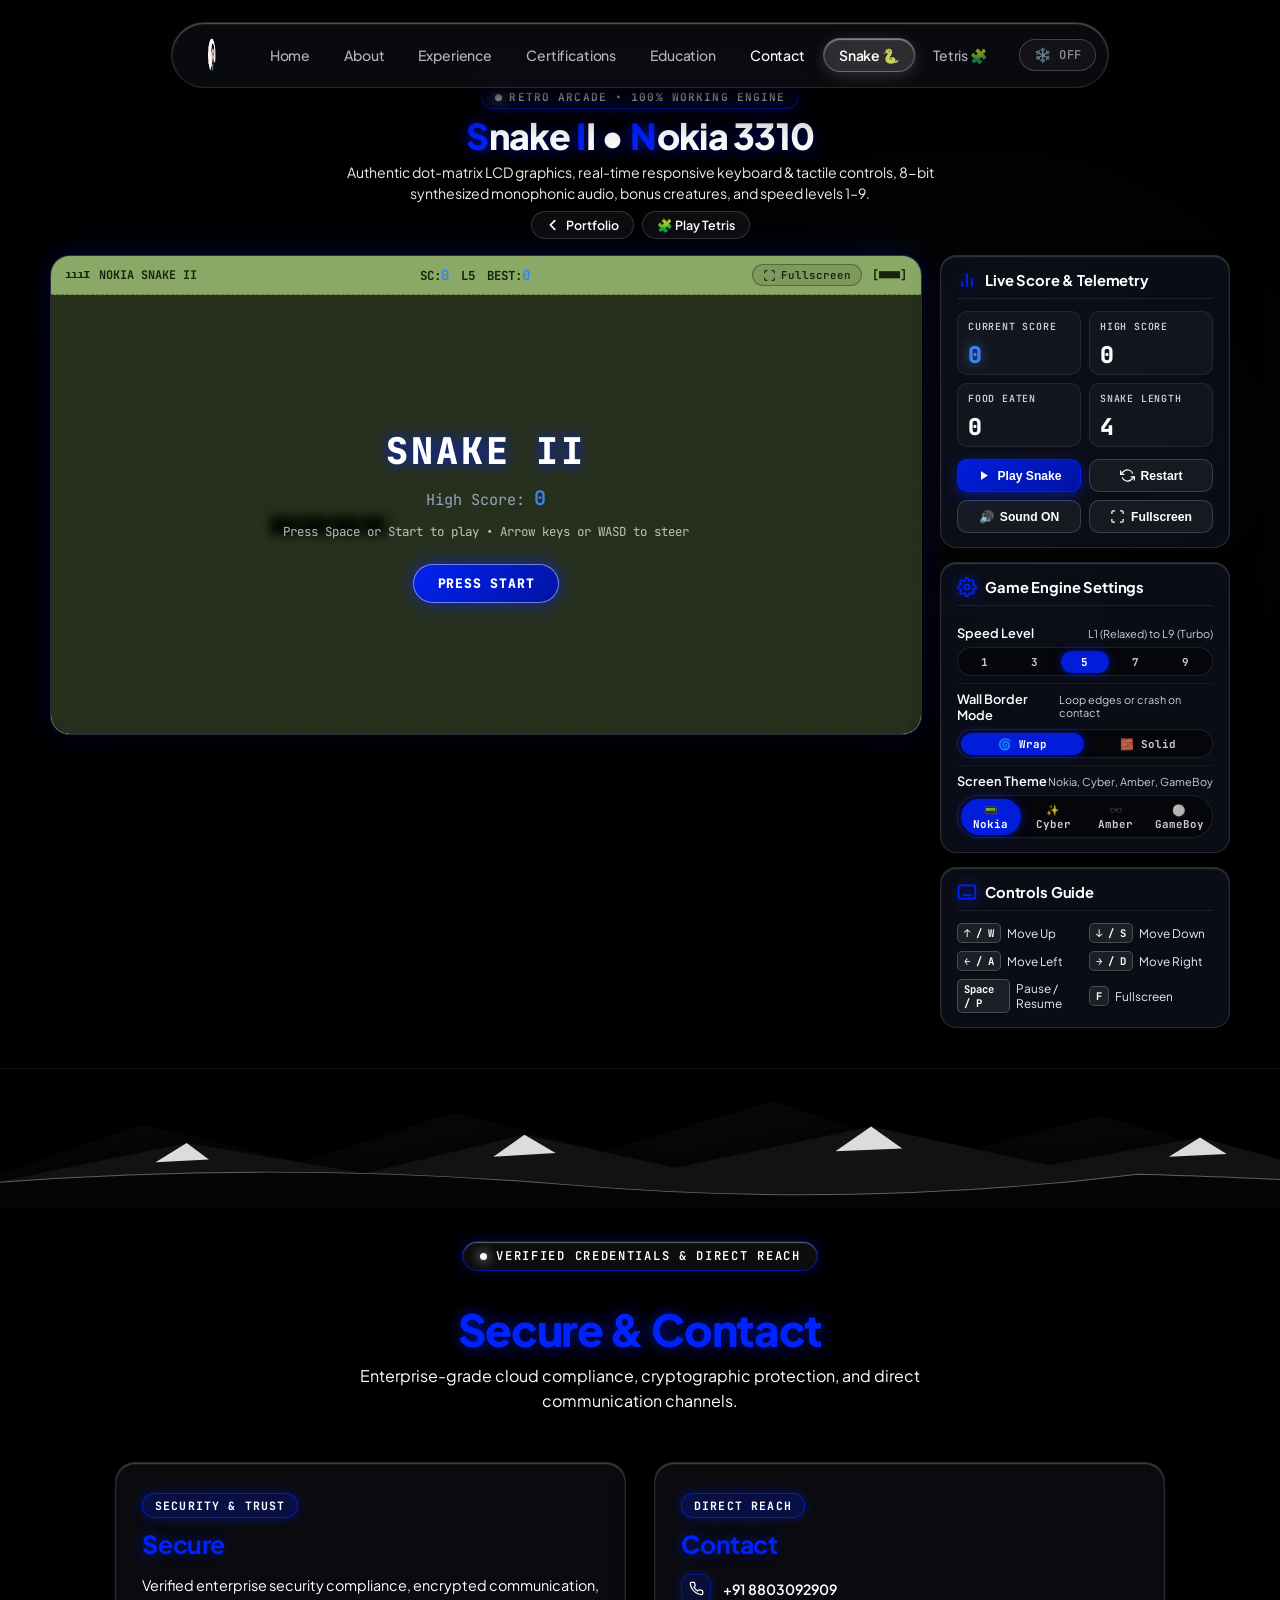
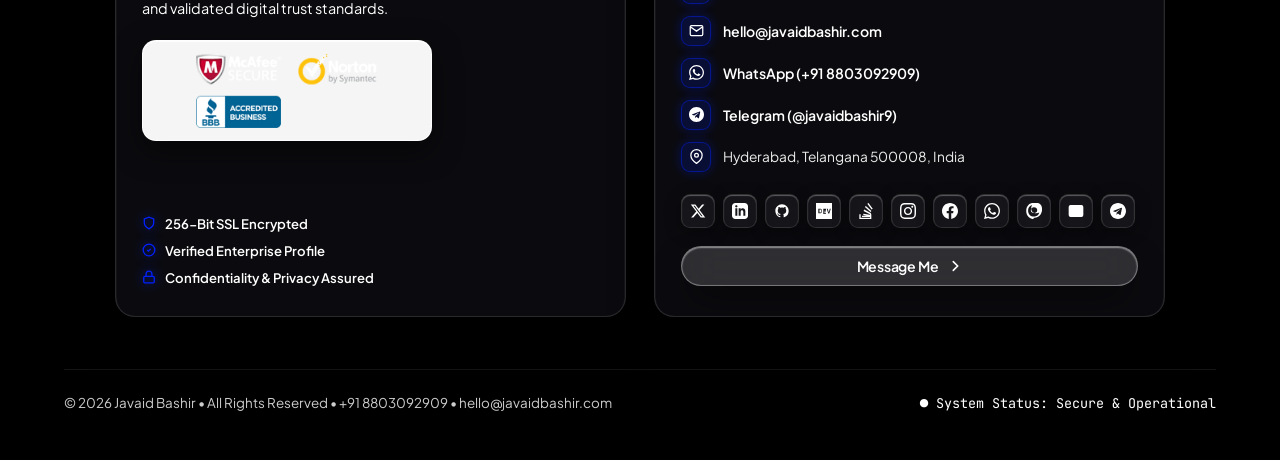
<file: snake.html>
<!DOCTYPE html>
<html lang="en">
<head>
  <meta charset="UTF-8">
  <meta name="viewport" content="width=device-width, initial-scale=1.0">
  
  <!-- Tab Title -->
  <title>Nokia 3310 Snake Game Arcade | Javaid Bashir</title>

  <!-- Primary SEO Meta Tags -->
  <meta name="title" content="Nokia 3310 Snake Game Arcade — Javaid Bashir">
  <meta name="description" content="Play the legendary Nokia 3310 Snake II game in your browser with authentic dot-matrix monochrome LCD graphics, 8-bit sound effects, speed levels, bonus bugs, and tactile keypad controls.">
  <meta name="author" content="Javaid Bashir">
  <link rel="canonical" href="https://www.javaidbashir.in/snake.html">

  <!-- Mobile & Theme Controls -->
  <meta name="theme-color" content="#000000">
  <meta name="color-scheme" content="dark">
  <meta name="apple-mobile-web-app-capable" content="yes">
  <meta name="apple-mobile-web-app-status-bar-style" content="black-translucent">
  <meta name="apple-mobile-web-app-title" content="Nokia Snake">

  <!-- Open Graph -->
  <meta property="og:type" content="website">
  <meta property="og:title" content="Nokia 3310 Snake Arcade — Javaid Bashir">
  <meta property="og:description" content="100% working retro Nokia 3310 Snake II game crafted with visionOS dark frosted glass styling and Web Audio sound effects.">
  <meta property="og:image" content="https://www.javaidbashir.in/assets/jb.png">

  <!-- Premium Modern Fonts -->
  <link rel="preconnect" href="https://fonts.googleapis.com">
  <link rel="preconnect" href="https://fonts.gstatic.com" crossorigin>
  <link href="https://fonts.googleapis.com/css2?family=Plus+Jakarta+Sans:wght@300;400;500;600;700;800&family=JetBrains+Mono:wght@400;500;600;700;800&display=swap" rel="stylesheet">
  
  <link rel="icon" type="image/gif" href="assets/logo.gif">
  <link rel="stylesheet" href="style.css">
  <link rel="stylesheet" href="snake.css">
</head>
<body class="night-alpine-theme">

  <!-- =================================================================
       GLOBAL FIXED LAYERS (Continuous Snowfall & Ambient Light Across All Pages)
       ================================================================= -->
  <!-- Layer 1: High Density 3D Falling Snowflakes Canvas -->
  <canvas id="snow-canvas" class="snow-canvas" aria-hidden="true"></canvas>

  <!-- Layer 2: Ambient Aurora Lighting -->
  <div class="global-aurora-glow" aria-hidden="true"></div>

  <!-- =================================================================
       STICKY FLOATING GLASS NAVBAR (With Sliding Frosted Glass Capsule)
       ================================================================= -->
  <header class="nav-wrapper" id="nav-wrapper">
    <nav class="glass-navbar" id="navbar" aria-label="Main Navigation">
      <!-- Brand Logo Identity -->
      <a href="index.html#home" class="brand-monogram" aria-label="Javaid Bashir Home">
        <span class="logo-glass-frame">
          <img src="assets/logo.gif" alt="Javaid Bashir Logo" class="brand-logo-img">
        </span>
      </a>

      <!-- Desktop Navigation Links with Sliding Glass Pill Indicator -->
      <div class="nav-links-container" id="nav-container">
        <div class="nav-glass-slider" id="nav-slider" aria-hidden="true"></div>

        <ul class="nav-links" id="nav-links" role="list">
          <li><a href="index.html#home" class="nav-link">Home</a></li>
          <li><a href="index.html#about" class="nav-link">About</a></li>
          <li><a href="index.html#experience" class="nav-link">Experience</a></li>
          <li><a href="index.html#certifications" class="nav-link">Certifications</a></li>
          <li><a href="index.html#education" class="nav-link">Education</a></li>
          <li><a href="index.html#contact" class="nav-link nav-link-contact">Contact</a></li>
          <li><a href="snake.html" class="nav-link active"><span>Snake 🐍</span></a></li>
          <li><a href="tetris.html" class="nav-link"><span>Tetris 🧩</span></a></li>
        </ul>
      </div>

      <!-- Snowfall On/Off Controller Button -->
      <button class="snow-toggle-btn" id="snow-toggle-btn" type="button" aria-pressed="true" aria-label="Toggle snow animation" title="Toggle Snowfall Animation (On/Off)">
        <span class="snow-toggle-icon" aria-hidden="true">❄️</span>
        <span class="snow-toggle-text">ON</span>
      </button>

      <!-- Mobile Menu Toggle Button -->
      <button class="mobile-toggle" id="mobile-toggle" aria-expanded="false" aria-label="Toggle navigation menu">
        <span class="toggle-bar"></span>
        <span class="toggle-bar"></span>
      </button>
    </nav>

    <!-- Mobile Glass Drawer -->
    <div class="mobile-glass-drawer" id="mobile-drawer" aria-hidden="true">
      <ul class="mobile-nav-links" role="list">
        <li><a href="index.html#home" class="mobile-link">Home</a></li>
        <li><a href="index.html#about" class="mobile-link">About</a></li>
        <li><a href="index.html#skills" class="mobile-link mobile-sub-link">↳ Skills &amp; Tech</a></li>
        <li><a href="index.html#experience" class="mobile-link">Experience</a></li>
        <li><a href="index.html#projects" class="mobile-link mobile-sub-link">↳ Operations &amp; Projects</a></li>
        <li><a href="index.html#certifications" class="mobile-link">Certifications</a></li>
        <li><a href="index.html#education" class="mobile-link">Education</a></li>
        <li><a href="index.html#contact" class="mobile-link">Contact</a></li>
        <li><a href="snake.html" class="mobile-link" style="color: #60a5fa; font-weight: 700;">🐍 Snake Game</a></li>
        <li><a href="tetris.html" class="mobile-link" style="color: #a855f7; font-weight: 700;">🧩 Tetris Game</a></li>
      </ul>
    </div>
  </header>

  <!-- =================================================================
       MAIN RETRO ARCADE STAGE: NOKIA 3310 SNAKE II
       ================================================================= -->
  <main class="snake-page-wrap">

    <!-- Header Banner & Breadcrumb Title -->
    <div class="snake-header-banner">
      <div class="snake-badge">
        <span class="status-pulse-dot" aria-hidden="true"><span class="status-core"></span></span>
        <span>RETRO ARCADE • 100% WORKING ENGINE</span>
      </div>
      <h1 class="snake-main-title">
        <span class="headline-initial-char" style="color: #0008FF;">S</span>nake <span class="headline-initial-char" style="color: #0008FF;">I</span>I &bull; <span class="headline-initial-char" style="color: #0008FF;">N</span>okia 3310
      </h1>
      <p class="snake-subtitle">
        Authentic dot-matrix LCD graphics, real-time responsive keyboard &amp; tactile controls, 8-bit synthesized monophonic audio, bonus creatures, and speed levels 1&ndash;9.
      </p>
      <div style="display:inline-flex; gap:8px; align-items:center;">
        <a href="index.html" class="back-home-pill">
          <svg width="14" height="14" viewBox="0 0 16 16" fill="none"><path d="M10 13L5 8L10 3" stroke="currentColor" stroke-width="2" stroke-linecap="round" stroke-linejoin="round"/></svg>
          <span>Portfolio</span>
        </a>
        <a href="tetris.html" class="back-home-pill">
          <span>🧩 Play Tetris</span>
        </a>
      </div>
    </div>

    <!-- Dual-Column Stage Grid: Fullscreen Game Monitor (Left) + Score & Dashboard (Right) -->
    <div class="snake-stage-grid" id="snake-fullscreen-target">

      <!-- =============================================================
           COLUMN 1: THE FULLSCREEN GAME SCREEN MONITOR
           ============================================================= -->
      <div class="nokia-device-wrapper snake-screen-monitor theme-retro-nokia" id="nokia-device-wrapper">

        <!-- Top LCD Status & Title Ribbon -->
        <div class="lcd-top-bar">
          <div class="lcd-status-group" title="Cellular Signal">
            <span style="font-family: monospace; letter-spacing: -1px; font-weight: 900;">ıııI</span>
            <span>NOKIA SNAKE II</span>
          </div>
          <div class="lcd-status-group lcd-status-metrics">
            <span>SC:<strong id="lcd-live-score">0</strong></span>
            <span id="lcd-live-level">L5</span>
            <span>BEST:<strong id="lcd-live-high">0</strong></span>
          </div>
          <div class="lcd-status-group">
            <button type="button" class="btn-toggle-fullscreen screen-fs-pill" id="btn-screen-fs" title="Toggle Fullscreen Mode (Press F)">
              <svg width="13" height="13" viewBox="0 0 24 24" fill="none" stroke="currentColor" stroke-width="2"><path d="M8 3H5a2 2 0 0 0-2 2v3m18 0V5a2 2 0 0 0-2-2h-3m0 18h3a2 2 0 0 0 2-2v-3M3 16v3a2 2 0 0 0 2 2h3"/></svg>
              <span>Fullscreen</span>
            </button>
            <span title="Battery Full">[■■■]</span>
          </div>
        </div>

        <!-- The Pixel Game Canvas Viewport -->
        <div class="nokia-screen-inner">

          <!-- Pixel Game Canvas -->
          <canvas id="snake-canvas"></canvas>

          <!-- Start Screen Overlay -->
          <div class="nokia-screen-overlay is-visible" id="start-overlay">
            <h2 class="overlay-pixel-title">SNAKE II</h2>
            <p class="overlay-pixel-score">High Score: <strong id="overlay-best-score">0</strong></p>
            <p class="overlay-instructions-sub">Press Space or Start to play • Arrow keys or WASD to steer</p>
            <button type="button" class="overlay-btn-start" id="overlay-start-btn">PRESS START</button>
          </div>

          <!-- Pause Screen Overlay -->
          <div class="nokia-screen-overlay" id="pause-overlay">
            <h2 class="overlay-pixel-title">PAUSED</h2>
            <p class="overlay-pixel-score">Press Space or P to Resume</p>
            <button type="button" class="overlay-btn-start" id="overlay-resume-btn">RESUME</button>
          </div>

          <!-- Game Over Screen Overlay -->
          <div class="nokia-screen-overlay" id="gameover-overlay">
            <h2 class="overlay-pixel-title">GAME OVER</h2>
            <p class="overlay-pixel-score">Score: <strong id="gameover-final-score">0</strong></p>
            <p class="overlay-pixel-score" style="font-size: 0.85rem;">Best: <strong id="gameover-best-score">0</strong></p>
            <button type="button" class="overlay-btn-start" id="overlay-retry-btn">PLAY AGAIN</button>
          </div>

        </div>

        <!-- Mobile Touch Swipe Hint -->
        <div class="mobile-touch-hint">👆 Swipe screen to change direction • Tap anywhere to start</div>

      </div>

      <!-- =============================================================
           COLUMN 2: SCORE & CONTROLS DASHBOARD ON RIGHT
           ============================================================= -->
      <div class="snake-dashboard">

        <!-- 1. Live Stats Card -->
        <div class="snake-card">
          <h2 class="snake-card-title">
            <svg width="20" height="20" viewBox="0 0 24 24" fill="none" stroke="currentColor" stroke-width="2"><path d="M18 20V10M12 20V4M6 20v-6"/></svg>
            <span>Live Score &amp; Telemetry</span>
          </h2>
          <div class="snake-stats-grid">
            <div class="snake-stat-box">
              <span class="stat-label">Current Score</span>
              <span class="stat-value stat-highlight" id="stat-score">0</span>
            </div>
            <div class="snake-stat-box">
              <span class="stat-label">High Score</span>
              <span class="stat-value" id="stat-high-score">0</span>
            </div>
            <div class="snake-stat-box">
              <span class="stat-label">Food Eaten</span>
              <span class="stat-value" id="stat-apples">0</span>
            </div>
            <div class="snake-stat-box">
              <span class="stat-label">Snake Length</span>
              <span class="stat-value" id="stat-length">3</span>
            </div>
          </div>

          <!-- Quick Action Buttons Row -->
          <div class="snake-actions-row">
            <button type="button" class="btn-snake-action btn-snake-primary" id="btn-play-game">
              <svg width="15" height="15" viewBox="0 0 24 24" fill="currentColor"><path d="M8 5v14l11-7z"/></svg>
              <span>Play Snake</span>
            </button>
            <button type="button" class="btn-snake-action" id="btn-restart-game">
              <svg width="15" height="15" viewBox="0 0 24 24" fill="none" stroke="currentColor" stroke-width="2"><path d="M1 4v6h6M23 20v-6h-6"/><path d="M20.49 9A9 9 0 0 0 5.64 5.64L1 10m22 4l-4.64 4.36A9 9 0 0 1 3.51 15"/></svg>
              <span>Restart</span>
            </button>
            <button type="button" class="btn-snake-action" id="sound-toggle-btn" aria-pressed="true">
              <span>🔊</span>
              <span>Sound ON</span>
            </button>
            <button type="button" class="btn-snake-action btn-toggle-fullscreen" id="btn-fullscreen-toggle" title="Toggle Fullscreen (F)">
              <svg width="15" height="15" viewBox="0 0 24 24" fill="none" stroke="currentColor" stroke-width="2"><path d="M8 3H5a2 2 0 0 0-2 2v3m18 0V5a2 2 0 0 0-2-2h-3m0 18h3a2 2 0 0 0 2-2v-3M3 16v3a2 2 0 0 0 2 2h3"/></svg>
              <span>Fullscreen</span>
            </button>
          </div>
        </div>

        <!-- 2. Settings & Difficulty Card -->
        <div class="snake-card">
          <h2 class="snake-card-title">
            <svg width="20" height="20" viewBox="0 0 24 24" fill="none" stroke="currentColor" stroke-width="2"><circle cx="12" cy="12" r="3"/><path d="M19.4 15a1.65 1.65 0 0 0 .33 1.82l.06.06a2 2 0 0 1 0 2.83 2 2 0 0 1-2.83 0l-.06-.06a1.65 1.65 0 0 0-1.82-.33 1.65 1.65 0 0 0-1 1.51V21a2 2 0 0 1-2 2 2 2 0 0 1-2-2v-.09A1.65 1.65 0 0 0 9 19.4a1.65 1.65 0 0 0-1.82.33l-.06.06a2 2 0 0 1-2.83 0 2 2 0 0 1 0-2.83l.06-.06a1.65 1.65 0 0 0 .33-1.82 1.65 1.65 0 0 0-1.51-1H3a2 2 0 0 1-2-2 2 2 0 0 1 2-2h.09A1.65 1.65 0 0 0 4.6 9a1.65 1.65 0 0 0-.33-1.82l-.06-.06a2 2 0 0 1 0-2.83 2 2 0 0 1 2.83 0l.06.06a1.65 1.65 0 0 0 1.82.33H9a1.65 1.65 0 0 0 1-1.51V3a2 2 0 0 1 2-2 2 2 0 0 1 2 2v.09a1.65 1.65 0 0 0 1 1.51 1.65 1.65 0 0 0 1.82-.33l.06-.06a2 2 0 0 1 2.83 0 2 2 0 0 1 0 2.83l-.06.06a1.65 1.65 0 0 0-.33 1.82V9a1.65 1.65 0 0 0 1.51 1H21a2 2 0 0 1 2 2 2 2 0 0 1-2 2h-.09a1.65 1.65 0 0 0-1.51 1z"/></svg>
            <span>Game Engine Settings</span>
          </h2>

          <!-- Speed Level (1 to 9) -->
          <div class="snake-setting-row">
            <div class="setting-meta">
              <span class="setting-title">Speed Level</span>
              <span class="setting-desc">L1 (Relaxed) to L9 (Turbo)</span>
            </div>
            <div class="pill-selector">
              <button type="button" class="pill-btn pill-speed" data-level="1">1</button>
              <button type="button" class="pill-btn pill-speed" data-level="3">3</button>
              <button type="button" class="pill-btn pill-speed is-active" data-level="5">5</button>
              <button type="button" class="pill-btn pill-speed" data-level="7">7</button>
              <button type="button" class="pill-btn pill-speed" data-level="9">9</button>
            </div>
          </div>

          <!-- Wall Collision Mode -->
          <div class="snake-setting-row">
            <div class="setting-meta">
              <span class="setting-title">Wall Border Mode</span>
              <span class="setting-desc">Loop edges or crash on contact</span>
            </div>
            <div class="pill-selector">
              <button type="button" class="pill-btn pill-wall is-active" data-wall="wrap">🌀 Wrap</button>
              <button type="button" class="pill-btn pill-wall" data-wall="hard">🧱 Solid</button>
            </div>
          </div>

          <!-- Display Palette Themes -->
          <div class="snake-setting-row">
            <div class="setting-meta">
              <span class="setting-title">Screen Theme</span>
              <span class="setting-desc">Nokia, Cyber, Amber, GameBoy</span>
            </div>
            <div class="pill-selector">
              <button type="button" class="pill-btn pill-theme is-active" data-theme="retro-nokia">📟 Nokia</button>
              <button type="button" class="pill-btn pill-theme" data-theme="cyber-neon">✨ Cyber</button>
              <button type="button" class="pill-btn pill-theme" data-theme="amber">🕶️ Amber</button>
              <button type="button" class="pill-btn pill-theme" data-theme="gameboy">⚪ GameBoy</button>
            </div>
          </div>
        </div>

        <!-- 3. Retro Controls Guide Card -->
        <div class="snake-card">
          <h2 class="snake-card-title">
            <svg width="20" height="20" viewBox="0 0 24 24" fill="none" stroke="currentColor" stroke-width="2"><rect x="2" y="4" width="20" height="16" rx="2"/><path d="M6 8h.01M10 8h.01M14 8h.01M18 8h.01M6 12h.01M10 12h.01M14 12h.01M18 12h.01M7 16h10"/></svg>
            <span>Controls Guide</span>
          </h2>
          <div class="key-guides-grid">
            <div class="key-guide-item">
              <span class="kbd-badge">↑ / W</span>
              <span>Move Up</span>
            </div>
            <div class="key-guide-item">
              <span class="kbd-badge">↓ / S</span>
              <span>Move Down</span>
            </div>
            <div class="key-guide-item">
              <span class="kbd-badge">← / A</span>
              <span>Move Left</span>
            </div>
            <div class="key-guide-item">
              <span class="kbd-badge">→ / D</span>
              <span>Move Right</span>
            </div>
            <div class="key-guide-item">
              <span class="kbd-badge">Space / P</span>
              <span>Pause / Resume</span>
            </div>
            <div class="key-guide-item">
              <span class="kbd-badge">F</span>
              <span>Fullscreen</span>
            </div>
          </div>
        </div>

      </div>

    </div>
  </main>

  <!-- =================================================================
       FOOTER: MOONLIT MOUNTAIN SILHOUETTE & SECURE / CONTACT
       ================================================================= -->
  <footer class="site-footer" id="site-footer">
    
    <!-- Moonlit Mountains at Footer Top Boundary -->
    <div class="footer-mountains-wrap" aria-hidden="true">
      <svg class="footer-mountain-layer footer-layer-back" viewBox="0 0 1440 240" preserveAspectRatio="none">
        <path d="M0,180 L160,95 L340,160 L510,75 L680,140 L870,55 L1060,150 L1240,80 L1440,170 L1440,240 L0,240 Z" fill="#080808" opacity="0.9" />
      </svg>
      <svg class="footer-mountain-layer footer-layer-mid" viewBox="0 0 1440 200" preserveAspectRatio="none">
        <path d="M0,150 L210,80 L410,135 L590,65 L760,125 L980,50 L1180,120 L1350,70 L1440,110 L1440,200 L0,200 Z" fill="#121212" />
        <polygon points="590,65 555,105 625,98" fill="#ffffff" opacity="0.85" />
        <polygon points="980,50 940,95 1015,90" fill="#ffffff" opacity="0.85" />
        <polygon points="210,80 175,115 235,110" fill="#ffffff" opacity="0.85" />
        <polygon points="1350,70 1315,105 1380,100" fill="#ffffff" opacity="0.85" />
      </svg>
      <svg class="footer-mountain-layer footer-layer-front" viewBox="0 0 1440 140" preserveAspectRatio="none">
        <path d="M0,90 Q320,50 640,95 T1280,75 Q1380,80 1440,85 L1440,140 L0,140 Z" fill="#050505" />
        <path d="M0,90 Q320,50 640,95 T1280,75 Q1380,80 1440,85" stroke="rgba(255, 255, 255, 0.35)" stroke-width="1.8" fill="none" />
      </svg>
    </div>

    <!-- Footer Content -->
    <div class="footer-content">

      <!-- Footer Top Section Header: Secure & Contact -->
      <div class="footer-section-header">
        <div class="section-badge-wrapper">
          <div class="section-badge">
            <span class="status-pulse-dot" aria-hidden="true"><span class="status-core"></span></span>
            <span>VERIFIED CREDENTIALS &amp; DIRECT REACH</span>
          </div>
        </div>
        <h2 class="footer-main-headline">
          <span class="headline-initial-char" style="color: #0008FF;">S</span>ecure &amp; <span class="headline-initial-char" style="color: #0008FF;">C</span>ontact
        </h2>
        <p class="footer-section-subtitle">
          Enterprise-grade cloud compliance, cryptographic protection, and direct communication channels.
        </p>
      </div>

      <!-- Footer Grid: 2 Interactive Glass Cards (Secure & Contact) -->
      <div class="footer-grid footer-grid-dual">

        <!-- Column 1: Secure (Security & Trust Verification with Badges) -->
        <div class="footer-col footer-col-secure glass-card">
          <div class="footer-col-header">
            <div class="footer-col-badge">SECURITY &amp; TRUST</div>
            <h3 class="footer-col-title">
              <span class="headline-initial-char" style="color: #0008FF;">S</span>ecure
            </h3>
          </div>
          <p class="footer-col-desc">
            Verified enterprise security compliance, encrypted communication, and validated digital trust standards.
          </p>
          <!-- Security Badges Showcase -->
          <div class="footer-badges-card" title="McAfee SECURE • Norton Secured by Symantec • BBB Accredited Business">
            <img src="assets/security-badges.png" alt="Security Verification: McAfee SECURE, Norton Secured by Symantec, BBB Accredited Business" class="footer-security-badges-img" loading="lazy">
          </div>
          <div class="footer-secure-tags">
            <span class="secure-tag">
              <svg width="14" height="14" viewBox="0 0 24 24" fill="none" stroke="currentColor" stroke-width="2.2"><path d="M12 22s8-4 8-10V5l-8-3-8 3v7c0 6 8 10 8 10z"/></svg>
              <span>256-Bit SSL Encrypted</span>
            </span>
            <span class="secure-tag">
              <svg width="14" height="14" viewBox="0 0 24 24" fill="none" stroke="currentColor" stroke-width="2.2"><circle cx="12" cy="12" r="10"/><path d="m9 12 2 2 4-4"/></svg>
              <span>Verified Enterprise Profile</span>
            </span>
            <span class="secure-tag">
              <svg width="14" height="14" viewBox="0 0 24 24" fill="none" stroke="currentColor" stroke-width="2.2"><rect x="3" y="11" width="18" height="11" rx="2" ry="2"/><path d="M7 11V7a5 5 0 0 1 10 0v4"/></svg>
              <span>Confidentiality &amp; Privacy Assured</span>
            </span>
          </div>
        </div>

        <!-- Column 2: Contact (Direct Channels & Fast Actions) -->
        <div class="footer-col footer-col-contact glass-card">
          <div class="footer-col-header">
            <div class="footer-col-badge">DIRECT REACH</div>
            <h3 class="footer-col-title">
              <span class="headline-initial-char" style="color: #0008FF;">C</span>ontact
            </h3>
          </div>
          <ul class="footer-contact-list">
            <li class="footer-contact-item">
              <span class="footer-contact-icon" aria-hidden="true">
                <svg width="15" height="15" viewBox="0 0 24 24" fill="none" stroke="currentColor" stroke-width="2"><path d="M22 16.92v3a2 2 0 0 1-2.18 2 19.79 19.79 0 0 1-8.63-3.07 19.5 19.5 0 0 1-6-6 19.79 19.79 0 0 1-3.07-8.67A2 2 0 0 1 4.11 2h3a2 2 0 0 1 2 1.72 12.84 12.84 0 0 0 .7 2.81 2 2 0 0 1-.45 2.11L8.09 9.91a16 16 0 0 0 6 6l1.27-1.27a2 2 0 0 1 2.11-.45 12.84 12.84 0 0 0 2.81.7A2 2 0 0 1 22 16.92z"/></svg>
              </span>
              <a href="tel:+918803092909" class="footer-contact-link">+91 8803092909</a>
            </li>
            <li class="footer-contact-item">
              <span class="footer-contact-icon" aria-hidden="true">
                <svg width="15" height="15" viewBox="0 0 24 24" fill="none" stroke="currentColor" stroke-width="2"><path d="M4 4h16c1.1 0 2 .9 2 2v12c0 1.1-.9 2-2 2H4c-1.1 0-2-.9-2-2V6c0-1.1.9-2 2-2z"/><polyline points="22,6 12,13 2,6"/></svg>
              </span>
              <a href="mailto:hello@javaidbashir.com" class="footer-contact-link">hello@javaidbashir.com</a>
            </li>
            <li class="footer-contact-item">
              <span class="footer-contact-icon" aria-hidden="true">
                <svg width="15" height="15" viewBox="0 0 24 24" fill="currentColor"><path d="M.057 24l1.687-6.163c-1.041-1.804-1.588-3.849-1.587-5.946.003-6.556 5.338-11.891 11.893-11.891 3.181.001 6.167 1.24 8.413 3.488 2.245 2.248 3.481 5.236 3.48 8.414-.003 6.557-5.338 11.892-11.893 11.892-1.99-.001-3.951-.5-5.688-1.448l-6.305 1.654zm6.597-3.807c1.676.995 3.276 1.591 5.392 1.592 5.448 0 9.886-4.434 9.889-9.885.002-5.462-4.415-9.89-9.881-9.892-5.452 0-9.887 4.434-9.889 9.884-.001 2.225.651 3.891 1.746 5.634l-.999 3.648 3.742-.981zm11.387-5.464c-.074-.124-.272-.198-.57-.347-.297-.149-1.758-.868-2.031-.967-.272-.099-.47-.149-.669.149-.198.297-.768.967-.941 1.165-.173.198-.347.223-.644.074-.297-.149-1.255-.462-2.39-1.475-.883-.788-1.48-1.761-1.653-2.059-.173-.297-.018-.458.13-.606.134-.133.297-.347.446-.521.151-.172.2-.296.3-.495.099-.198.05-.372-.025-.521-.075-.148-.669-1.611-.916-2.206-.242-.579-.487-.501-.669-.51l-.57-.01c-.198 0-.52.074-.792.372s-1.04 1.016-1.04 2.479 1.065 2.876 1.213 3.074c.149.198 2.095 3.2 5.076 4.487.709.306 1.263.489 1.694.626.712.226 1.36.194 1.872.118.571-.085 1.758-.719 2.006-1.413.248-.695.248-1.29.173-1.414z"/></svg>
              </span>
              <a href="https://api.whatsapp.com/send?phone=918803092909" target="_blank" rel="noopener noreferrer" class="footer-contact-link">WhatsApp (+91 8803092909)</a>
            </li>
            <li class="footer-contact-item">
              <span class="footer-contact-icon" aria-hidden="true">
                <svg width="15" height="15" viewBox="0 0 24 24" fill="currentColor"><path d="M12 0C5.373 0 0 5.373 0 12s5.373 12 12 12 12-5.373 12-12S18.627 0 12 0zm5.894 8.221l-1.97 9.28c-.145.658-.537.818-1.084.508l-3-2.21-1.446 1.394c-.16.16-.295.295-.605.295l.213-3.053 5.56-5.023c.242-.213-.054-.333-.373-.121l-6.871 4.326-2.962-.924c-.643-.204-.657-.643.136-.953l11.57-4.458c.538-.196 1.006.128.832.939z"/></svg>
              </span>
              <a href="https://t.me/javaidbashir9" target="_blank" rel="noopener noreferrer" class="footer-contact-link">Telegram (@javaidbashir9)</a>
            </li>
            <li class="footer-contact-item">
              <span class="footer-contact-icon" aria-hidden="true">
                <svg width="15" height="15" viewBox="0 0 24 24" fill="none" stroke="currentColor" stroke-width="2"><path d="M21 10c0 7-9 13-9 13s-9-6-9-13a9 9 0 0 1 18 0z"/><circle cx="12" cy="10" r="3"/></svg>
              </span>
              <span class="footer-contact-text">Hyderabad, Telangana 500008, India</span>
            </li>
          </ul>

          <!-- Compact Social Links Row Inside Contact Card -->
          <div class="footer-social-strip">
            <a href="https://x.com/javaid_bashir9" target="_blank" rel="noopener noreferrer" class="social-icon-btn footer-mini-icon" aria-label="𝕏 / Twitter" title="𝕏 (Twitter): @javaid_bashir9">
              <svg width="15" height="15" viewBox="0 0 24 24" fill="currentColor"><path d="M18.244 2.25h3.308l-7.227 8.26 8.502 11.24H16.17l-5.214-6.817L4.99 21.75H1.68l7.73-8.835L1.254 2.25H8.08l4.713 6.231zm-1.161 17.52h1.833L7.084 4.126H5.117z"/></svg>
            </a>
            <a href="https://www.linkedin.com/in/javaidbashir" target="_blank" rel="noopener noreferrer" class="social-icon-btn footer-mini-icon" aria-label="LinkedIn" title="LinkedIn">
              <svg width="15" height="15" viewBox="0 0 24 24" fill="currentColor"><path d="M19 0h-14c-2.761 0-5 2.239-5 5v14c0 2.761 2.239 5 5 5h14c2.762 0 5-2.239 5-5v-14c0-2.761-2.238-5-5-5zm-11 19h-3v-11h3v11zm-1.5-12.268c-.966 0-1.75-.79-1.75-1.764s.784-1.764 1.75-1.764 1.75.79 1.75 1.764-.783 1.764-1.75 1.764zm13.5 12.268h-3v-5.604c0-3.368-4-3.113-4 0v5.604h-3v-11h3v1.765c1.396-2.586 7-2.777 7 2.476v6.759z"/></svg>
            </a>
            <a href="https://github.com/javaidbashir" target="_blank" rel="noopener noreferrer" class="social-icon-btn footer-mini-icon" aria-label="GitHub" title="GitHub">
              <svg width="15" height="15" viewBox="0 0 24 24" fill="currentColor"><path fill-rule="evenodd" clip-rule="evenodd" d="M12 2C6.477 2 2 6.484 2 12.017c0 4.425 2.865 8.18 6.839 9.504.5.092.682-.217.682-.483 0-.237-.008-.868-.013-1.703-2.782.605-3.369-1.343-3.369-1.343-.454-1.158-1.11-1.466-1.11-1.466-.908-.62.069-.608.069-.608 1.003.07 1.53 1.032 1.53 1.032.892 1.53 2.341 1.088 2.91.832.092-.647.35-1.088.636-1.338-2.22-.253-4.555-1.113-4.555-4.951 0-1.093.39-1.988 1.029-2.688-.103-.253-.446-1.272.098-2.65 0 0 .84-.27 2.75 1.026A9.564 9.564 0 0112 6.844c.85.004 1.705.115 2.504.337 1.909-1.296 2.747-1.027 2.747-1.027.546 1.379.202 2.398.1 2.651.64.7 1.028 1.595 1.028 2.688 0 3.848-2.339 4.695-4.566 4.943.359.309.678.92.678 1.855 0 1.338-.012 2.419-.012 2.747 0 .268.18.58.688.482A10.019 10.019 0 0022 12.017C22 6.484 17.522 2 12 2z"/></svg>
            </a>
            <a href="https://dev.to/javaid_bashir9" target="_blank" rel="noopener noreferrer" class="social-icon-btn footer-mini-icon" aria-label="Dev.to" title="Dev.to">
              <svg width="15" height="15" viewBox="0 0 24 24" fill="currentColor"><path d="M7.42 10.05c-.18-.12-.46-.23-.85-.23H5.21v4.36h1.36c.4 0 .68-.11.85-.23.23-.16.35-.46.35-.95v-2c0-.49-.12-.79-.35-.95zM0 0v24h24V0H0zm8.68 13.01c0 .88-.31 1.52-.94 1.91-.49.31-1.24.46-2.23.46H3.45V8.62h2.06c.99 0 1.74.15 2.23.46.63.39.94 1.03.94 1.91v2.02zm6.27-1.52h-2.5v1.27h2.38v1.17h-2.38v1.31h2.5v1.17h-3.95V8.62h3.95v1.17zm4.19 2.71l1.52-5.58h1.49l-2.24 7.2h-1.52l-2.24-7.2h1.49l1.5 5.58z"/></svg>
            </a>
            <a href="https://stackoverflow.com/users/17856979/javaid-bashir?tab=profile" target="_blank" rel="noopener noreferrer" class="social-icon-btn footer-mini-icon" aria-label="Stack Overflow" title="Stack Overflow">
              <svg width="15" height="15" viewBox="0 0 24 24" fill="currentColor"><path d="M15.725 0l-1.72 1.277 6.39 8.588 1.716-1.277L15.725 0zm-3.94 4.418l-1.43 1.593 8.35 7.487 1.43-1.593-8.35-7.487zm-2.42 5.502l-.99 1.9 10.36 5.4 1-1.9-10.37-5.4zm-1.22 6.13l-.38 2.09 11.45 2.13.38-2.09-11.45-2.13zM2 17v7h18v-7h-2v5H4v-5H2zm4 4h12v-2H6v2z"/></svg>
            </a>
            <a href="https://www.instagram.com/javaidbashir.in" target="_blank" rel="noopener noreferrer" class="social-icon-btn footer-mini-icon" aria-label="Instagram" title="Instagram">
              <svg width="15" height="15" viewBox="0 0 24 24" fill="currentColor"><path d="M12 2.163c3.204 0 3.584.012 4.85.07 3.252.148 4.771 1.691 4.919 4.919.058 1.265.069 1.645.069 4.849 0 3.205-.012 3.584-.069 4.849-.149 3.225-1.664 4.771-4.919 4.919-1.266.058-1.644.07-4.85.07-3.204 0-3.584-.012-4.849-.07-3.26-.149-4.771-1.699-4.919-4.92-.058-1.265-.07-1.644-.07-4.849 0-3.204.013-3.583.07-4.849.149-3.227 1.664-4.771 4.919-4.919 1.266-.057 1.645-.069 4.849-.069zm0-2.163c-3.259 0-3.667.014-4.947.072-4.358.2-6.78 2.618-6.98 6.98-.059 1.281-.073 1.689-.073 4.948 0 3.259.014 3.668.072 4.948.2 4.358 2.618 6.78 6.98 6.98 1.281.058 1.689.072 4.948.072 3.259 0 3.668-.014 4.948-.072 4.354-.2 6.782-2.618 6.979-6.98.059-1.28.073-1.689.073-4.948 0-3.259-.014-3.667-.072-4.947-.196-4.354-2.617-6.78-6.979-6.98-1.281-.059-1.69-.073-4.949-.073zm0 5.838c-3.403 0-6.162 2.759-6.162 6.162s2.759 6.163 6.162 6.163 6.162-2.759 6.162-6.163c0-3.403-2.759-6.162-6.162-6.162zm0 10.162c-2.209 0-4-1.79-4-4 0-2.209 1.791-4 4-4s4 1.791 4 4c0 2.21-1.791 4-4 4zm6.406-11.845c-.796 0-1.441.645-1.441 1.44s.645 1.44 1.441 1.44c.795 0 1.439-.645 1.439-1.44s-.644-1.44-1.439-1.44z"/></svg>
            </a>
            <a href="https://www.facebook.com/javaidbashir.in" target="_blank" rel="noopener noreferrer" class="social-icon-btn footer-mini-icon" aria-label="Facebook" title="Facebook">
              <svg width="15" height="15" viewBox="0 0 24 24" fill="currentColor"><path d="M24 12.073c0-6.627-5.373-12-12-12s-12 5.373-12 12c0 5.99 4.388 10.954 10.125 11.854v-8.385H7.078v-3.47h3.047V9.43c0-3.007 1.792-4.669 4.533-4.669 1.312 0 2.686.235 2.686.235v2.953H15.83c-1.491 0-1.956.925-1.956 1.874v2.25h3.328l-.532 3.47h-2.796v8.385C19.612 23.027 24 18.062 24 12.073z"/></svg>
            </a>
            <a href="https://api.whatsapp.com/send?phone=918803092909" target="_blank" rel="noopener noreferrer" class="social-icon-btn footer-mini-icon" aria-label="WhatsApp" title="WhatsApp">
              <svg width="15" height="15" viewBox="0 0 24 24" fill="currentColor"><path d="M.057 24l1.687-6.163c-1.041-1.804-1.588-3.849-1.587-5.946.003-6.556 5.338-11.891 11.893-11.891 3.181.001 6.167 1.24 8.413 3.488 2.245 2.248 3.481 5.236 3.48 8.414-.003 6.557-5.338 11.892-11.893 11.892-1.99-.001-3.951-.5-5.688-1.448l-6.305 1.654zm6.597-3.807c1.676.995 3.276 1.591 5.392 1.592 5.448 0 9.886-4.434 9.889-9.885.002-5.462-4.415-9.89-9.881-9.892-5.452 0-9.887 4.434-9.889 9.884-.001 2.225.651 3.891 1.746 5.634l-.999 3.648 3.742-.981zm11.387-5.464c-.074-.124-.272-.198-.57-.347-.297-.149-1.758-.868-2.031-.967-.272-.099-.47-.149-.669.149-.198.297-.768.967-.941 1.165-.173.198-.347.223-.644.074-.297-.149-1.255-.462-2.39-1.475-.883-.788-1.48-1.761-1.653-2.059-.173-.297-.018-.458.13-.606.134-.133.297-.347.446-.521.151-.172.2-.296.3-.495.099-.198.05-.372-.025-.521-.075-.148-.669-1.611-.916-2.206-.242-.579-.487-.501-.669-.51l-.57-.01c-.198 0-.52.074-.792.372s-1.04 1.016-1.04 2.479 1.065 2.876 1.213 3.074c.149.198 2.095 3.2 5.076 4.487.709.306 1.263.489 1.694.626.712.226 1.36.194 1.872.118.571-.085 1.758-.719 2.006-1.413.248-.695.248-1.29.173-1.414z"/></svg>
            </a>
            <a href="https://www.threads.net/@javaidbashir.in" target="_blank" rel="noopener noreferrer" class="social-icon-btn footer-mini-icon" aria-label="Threads" title="Threads">
              <svg width="15" height="15" viewBox="0 0 24 24" fill="currentColor"><path d="M12.186 24c-3.535 0-6.425-1.17-8.59-3.479C1.493 18.28.4 15.362.348 11.838.29 8.243 1.385 5.253 3.606 2.946 5.8 .669 8.783-.24 12.483.056c3.484.28 6.275 1.724 8.295 4.292 1.79 2.274 2.766 5.28 2.905 8.932h-3.435c-.126-2.908-.857-5.23-2.176-6.906-1.503-1.91-3.623-2.966-6.3-3.18-2.613-.21-4.722.42-6.273 1.873-1.564 1.465-2.35 3.593-2.34 6.326.01 2.72.82 4.908 2.404 6.505 1.572 1.585 3.684 2.394 6.28 2.403 2.508.01 4.54-.73 6.04-2.203.966-.948 1.636-2.185 2.011-3.71-1.282.686-2.73 1.058-4.321 1.058-2.378 0-4.288-.707-5.676-2.102-1.384-1.39-2.088-3.26-2.09-5.556.002-2.358.73-4.254 2.162-5.636 1.438-1.388 3.39-2.097 5.799-2.106 2.47-.01 4.46.732 5.914 2.205 1.157 1.173 1.874 2.728 2.168 4.673.35 2.327.234 4.524-.346 6.53-.787 2.728-2.222 4.887-4.265 6.422-2.272 1.706-5.184 2.57-8.657 2.57zm-.088-8.917c1.378 0 2.518-.387 3.39-1.15.877-.768 1.34-1.804 1.379-3.08-.035-1.353-.513-2.428-1.423-3.193-.898-.756-2.072-1.137-3.488-1.13-1.424.007-2.585.397-3.453 1.16-.867.76-1.31 1.838-1.317 3.203.007 1.332.443 2.392 1.299 3.15.859.76 1.94 1.14 3.213 1.14z"/></svg>
            </a>
            <a href="mailto:hello@javaidbashir.com" class="social-icon-btn footer-mini-icon" aria-label="Email" title="Email: hello@javaidbashir.com">
              <svg width="15" height="15" viewBox="0 0 24 24" fill="none" stroke="currentColor" stroke-width="2"><path d="M4 4h16c1.1 0 2 .9 2 2v12c0 1.1-.9 2-2 2H4c-1.1 0-2-.9-2-2V6c0-1.1.9-2 2-2z"/><polyline points="22,6 12,13 2,6"/></svg>
            </a>
            <a href="https://t.me/javaidbashir9" target="_blank" rel="noopener noreferrer" class="social-icon-btn footer-mini-icon" aria-label="Telegram" title="Telegram: @javaidbashir9">
              <svg width="15" height="15" viewBox="0 0 24 24" fill="currentColor"><path d="M12 0C5.373 0 0 5.373 0 12s5.373 12 12 12 12-5.373 12-12S18.627 0 12 0zm5.894 8.221l-1.97 9.28c-.145.658-.537.818-1.084.508l-3-2.21-1.446 1.394c-.16.16-.295.295-.605.295l.213-3.053 5.56-5.023c.242-.213-.054-.333-.373-.121l-6.871 4.326-2.962-.924c-.643-.204-.657-.643.136-.953l11.57-4.458c.538-.196 1.006.128.832.939z"/></svg>
            </a>
          </div>

          <div class="footer-contact-cta">
            <a href="index.html#contact" class="glass-btn glass-btn-primary footer-cta-btn">
              <span class="btn-glow-layer"></span>
              <span class="btn-content">
                <span>Message Me</span>
                <svg width="14" height="14" viewBox="0 0 16 16" fill="none"><path d="M6 3L11 8L6 13" stroke="currentColor" stroke-width="1.8" stroke-linecap="round"/></svg>
              </span>
            </a>
          </div>
        </div>

      </div>

      <!-- Footer Bottom Line -->
      <div class="footer-bottom-line">
        <span>© 2026 Javaid Bashir • All Rights Reserved • +91 8803092909 • hello@javaidbashir.com</span>
        <span class="footer-status-pill">● System Status: Secure &amp; Operational</span>
      </div>
    </div>
  </footer>

  <!-- Scripts -->
  <script src="main.js"></script>
  <script src="snake.js"></script>
</body>
</html>
</file>
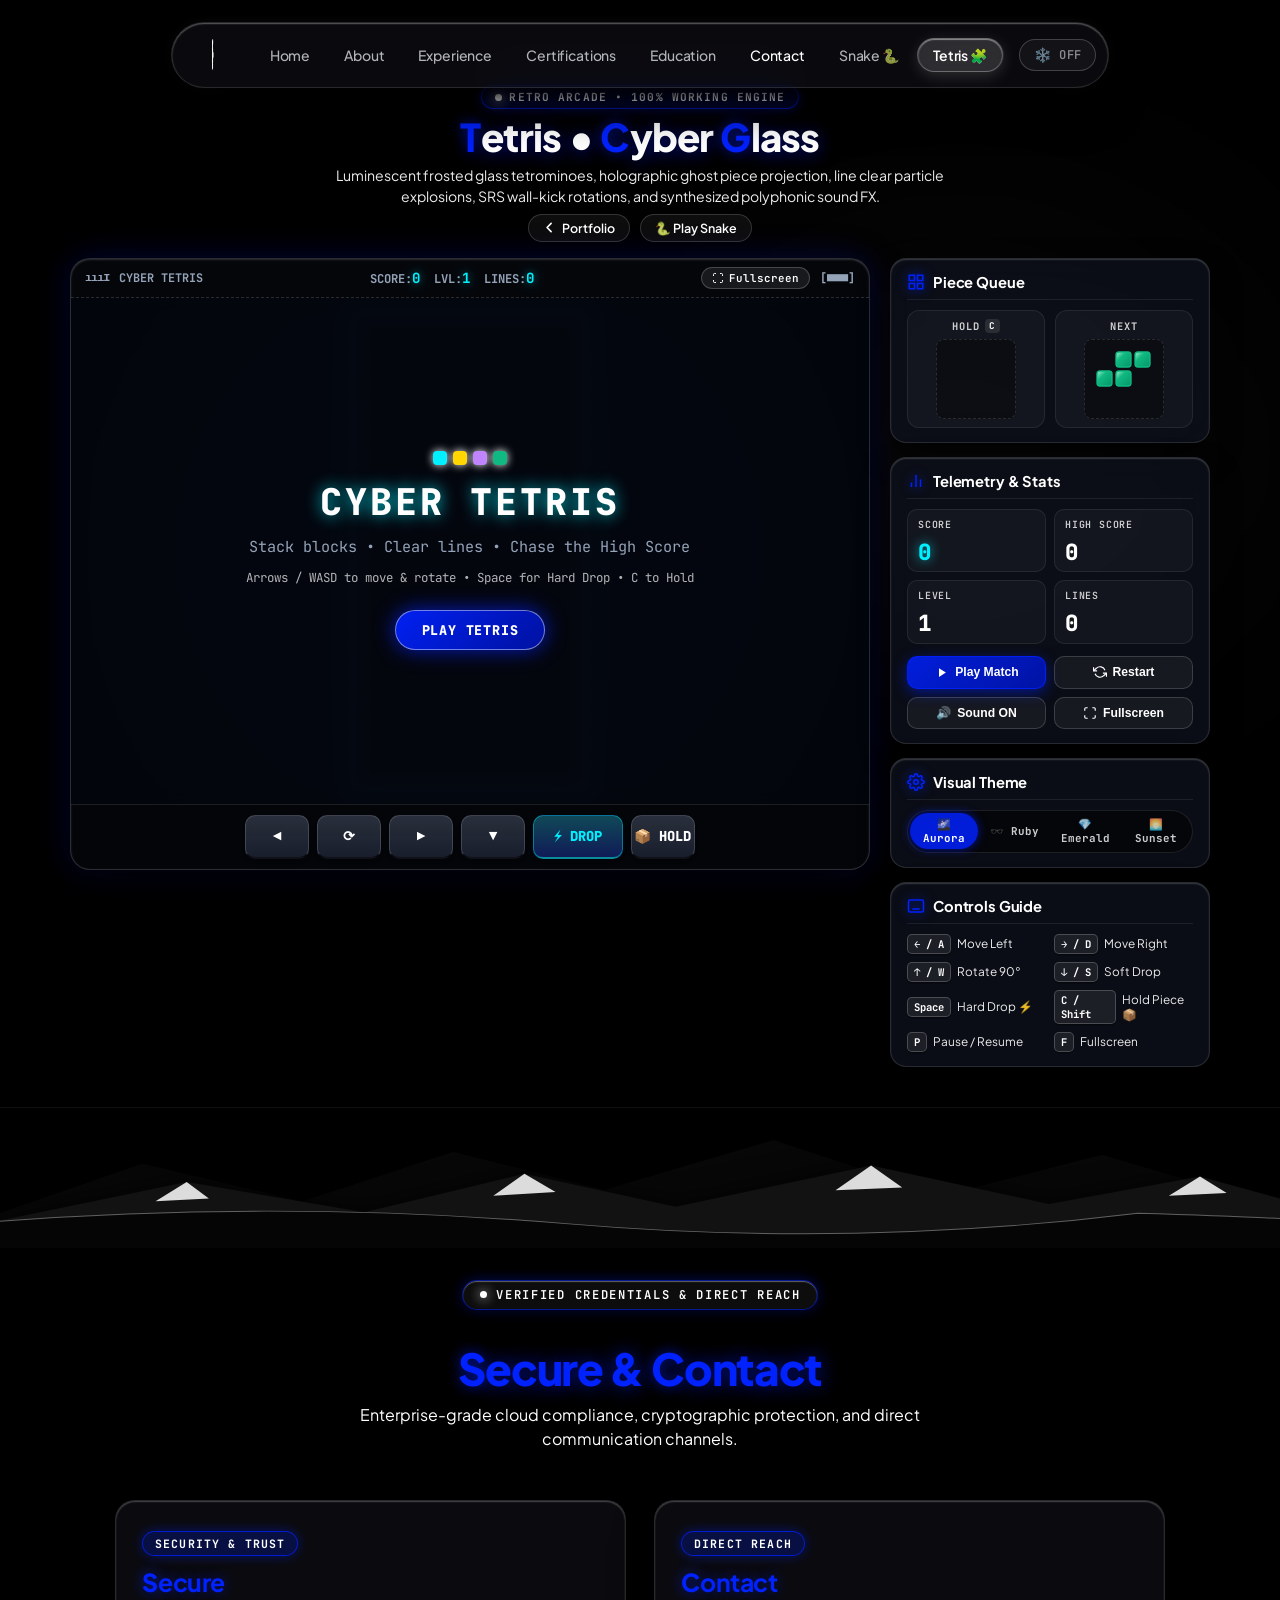
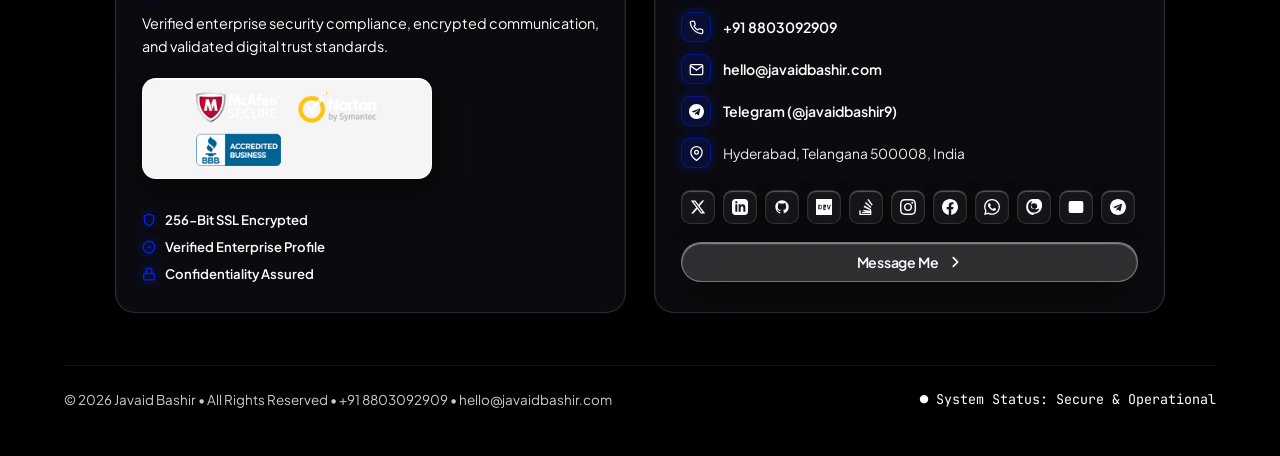
<file: tetris.html>
<!DOCTYPE html>
<html lang="en">
<head>
  <meta charset="UTF-8">
  <meta name="viewport" content="width=device-width, initial-scale=1.0">
  
  <!-- Tab Title -->
  <title>Cyber Glass Tetris Arcade | Javaid Bashir</title>

  <!-- Primary SEO Meta Tags -->
  <meta name="title" content="Cyber Glass Tetris Arcade — Javaid Bashir">
  <meta name="description" content="Play modern Cyber Glass Tetris in your browser with frosted neon tetrominoes, ghost piece projection, line clear particle explosions, SRS rotations, and synthesized polyphonic sound FX.">
  <meta name="author" content="Javaid Bashir">
  <link rel="canonical" href="https://www.javaidbashir.in/tetris.html">

  <!-- Mobile & Theme Controls -->
  <meta name="theme-color" content="#000000">
  <meta name="color-scheme" content="dark">
  <meta name="apple-mobile-web-app-capable" content="yes">
  <meta name="apple-mobile-web-app-status-bar-style" content="black-translucent">
  <meta name="apple-mobile-web-app-title" content="Cyber Tetris">

  <!-- Open Graph -->
  <meta property="og:type" content="website">
  <meta property="og:title" content="Cyber Glass Tetris Arcade — Javaid Bashir">
  <meta property="og:description" content="100% working modern Cyber Glass Tetris game crafted with visionOS dark frosted glass styling, particle physics, and Web Audio sound effects.">
  <meta property="og:image" content="https://www.javaidbashir.in/assets/jb.png">

  <!-- Premium Modern Fonts -->
  <link rel="preconnect" href="https://fonts.googleapis.com">
  <link rel="preconnect" href="https://fonts.gstatic.com" crossorigin>
  <link href="https://fonts.googleapis.com/css2?family=Plus+Jakarta+Sans:wght@300;400;500;600;700;800&family=JetBrains+Mono:wght@400;500;600;700;800&display=swap" rel="stylesheet">
  
  <link rel="icon" type="image/gif" href="assets/logo.gif">
  <link rel="stylesheet" href="style.css">
  <link rel="stylesheet" href="tetris.css">
</head>
<body class="night-alpine-theme">

  <!-- =================================================================
       GLOBAL FIXED LAYERS (Continuous Snowfall & Ambient Light Across All Pages)
       ================================================================= -->
  <!-- Layer 1: High Density 3D Falling Snowflakes Canvas -->
  <canvas id="snow-canvas" class="snow-canvas" aria-hidden="true"></canvas>

  <!-- Layer 2: Ambient Aurora Lighting -->
  <div class="global-aurora-glow" aria-hidden="true"></div>

  <!-- =================================================================
       STICKY FLOATING GLASS NAVBAR (With Sliding Frosted Glass Capsule)
       ================================================================= -->
  <header class="nav-wrapper" id="nav-wrapper">
    <nav class="glass-navbar" id="navbar" aria-label="Main Navigation">
      <!-- Brand Logo Identity -->
      <a href="index.html#home" class="brand-monogram" aria-label="Javaid Bashir Home">
        <span class="logo-glass-frame">
          <img src="assets/logo.gif" alt="Javaid Bashir Logo" class="brand-logo-img">
        </span>
      </a>

      <!-- Desktop Navigation Links with Sliding Glass Pill Indicator -->
      <div class="nav-links-container" id="nav-container">
        <div class="nav-glass-slider" id="nav-slider" aria-hidden="true"></div>

        <ul class="nav-links" id="nav-links" role="list">
          <li><a href="index.html#home" class="nav-link">Home</a></li>
          <li><a href="index.html#about" class="nav-link">About</a></li>
          <li><a href="index.html#experience" class="nav-link">Experience</a></li>
          <li><a href="index.html#certifications" class="nav-link">Certifications</a></li>
          <li><a href="index.html#education" class="nav-link">Education</a></li>
          <li><a href="index.html#contact" class="nav-link nav-link-contact">Contact</a></li>
          <li><a href="snake.html" class="nav-link"><span>Snake 🐍</span></a></li>
          <li><a href="tetris.html" class="nav-link active"><span>Tetris 🧩</span></a></li>
        </ul>
      </div>

      <!-- Snowfall On/Off Controller Button -->
      <button class="snow-toggle-btn" id="snow-toggle-btn" type="button" aria-pressed="true" aria-label="Toggle snow animation" title="Toggle Snowfall Animation (On/Off)">
        <span class="snow-toggle-icon" aria-hidden="true">❄️</span>
        <span class="snow-toggle-text">ON</span>
      </button>

      <!-- Mobile Menu Toggle Button -->
      <button class="mobile-toggle" id="mobile-toggle" aria-expanded="false" aria-label="Toggle navigation menu">
        <span class="toggle-bar"></span>
        <span class="toggle-bar"></span>
      </button>
    </nav>

    <!-- Mobile Glass Drawer -->
    <div class="mobile-glass-drawer" id="mobile-drawer" aria-hidden="true">
      <ul class="mobile-nav-links" role="list">
        <li><a href="index.html#home" class="mobile-link">Home</a></li>
        <li><a href="index.html#about" class="mobile-link">About</a></li>
        <li><a href="index.html#skills" class="mobile-link mobile-sub-link">↳ Skills &amp; Tech</a></li>
        <li><a href="index.html#experience" class="mobile-link">Experience</a></li>
        <li><a href="index.html#projects" class="mobile-link mobile-sub-link">↳ Operations &amp; Projects</a></li>
        <li><a href="index.html#certifications" class="mobile-link">Certifications</a></li>
        <li><a href="index.html#education" class="mobile-link">Education</a></li>
        <li><a href="index.html#contact" class="mobile-link">Contact</a></li>
        <li><a href="snake.html" class="mobile-link" style="color: #60a5fa; font-weight: 700;">🐍 Snake Game</a></li>
        <li><a href="tetris.html" class="mobile-link" style="color: #a855f7; font-weight: 700;">🧩 Tetris Game</a></li>
      </ul>
    </div>
  </header>

  <!-- =================================================================
       MAIN CYBER GLASS TETRIS ARCADE STAGE
       ================================================================= -->
  <main class="tetris-page-wrap">

    <!-- Compact Header Banner -->
    <div class="tetris-header-banner">
      <div class="tetris-badge">
        <span class="status-pulse-dot" aria-hidden="true"><span class="status-core"></span></span>
        <span>RETRO ARCADE • 100% WORKING ENGINE</span>
      </div>
      <h1 class="tetris-main-title">
        <span class="headline-initial-char" style="color: #0008FF;">T</span>etris &bull; <span class="headline-initial-char" style="color: #0008FF;">C</span>yber <span class="headline-initial-char" style="color: #0008FF;">G</span>lass
      </h1>
      <p class="tetris-subtitle">
        Luminescent frosted glass tetrominoes, holographic ghost piece projection, line clear particle explosions, SRS wall-kick rotations, and synthesized polyphonic sound FX.
      </p>
      <div class="arcade-nav-strip">
        <a href="index.html" class="back-home-pill">
          <svg width="13" height="13" viewBox="0 0 16 16" fill="none"><path d="M10 13L5 8L10 3" stroke="currentColor" stroke-width="2" stroke-linecap="round" stroke-linejoin="round"/></svg>
          <span>Portfolio</span>
        </a>
        <a href="snake.html" class="back-home-pill">
          <span>🐍 Play Snake</span>
        </a>
      </div>
    </div>

    <!-- Dual-Column Stage Grid: Tetris Screen Monitor (Left) + Dashboard (Right) -->
    <div class="tetris-stage-grid" id="tetris-fullscreen-target">

      <!-- =============================================================
           COLUMN 1: THE TETRIS SCREEN MONITOR
           ============================================================= -->
      <div class="tetris-device-wrapper tetris-screen-monitor theme-aurora-neon" id="tetris-device-wrapper">

        <!-- Top LCD Status & Match Ribbon -->
        <div class="lcd-top-bar">
          <div class="lcd-status-group" title="Cyber Connection">
            <span style="font-family: monospace; letter-spacing: -1px; font-weight: 900;">ıııI</span>
            <span>CYBER TETRIS</span>
          </div>
          <div class="lcd-status-group lcd-status-metrics">
            <span>SCORE:<strong id="lcd-tetris-score">0</strong></span>
            <span>LVL:<strong id="lcd-tetris-level">1</strong></span>
            <span>LINES:<strong id="lcd-tetris-lines">0</strong></span>
          </div>
          <div class="lcd-status-group">
            <button type="button" class="btn-toggle-fullscreen screen-fs-pill" id="btn-tetris-fs" title="Toggle Fullscreen Mode (Press F)">
              <svg width="12" height="12" viewBox="0 0 24 24" fill="none" stroke="currentColor" stroke-width="2"><path d="M8 3H5a2 2 0 0 0-2 2v3m18 0V5a2 2 0 0 0-2-2h-3m0 18h3a2 2 0 0 0 2-2v-3M3 16v3a2 2 0 0 0 2 2h3"/></svg>
              <span>Fullscreen</span>
            </button>
            <span title="Energy Full">[■■■]</span>
          </div>
        </div>

        <!-- The Pixel Tetris Canvas Viewport Frame -->
        <div class="tetris-screen-inner">

          <!-- Canvas Matrix (10x20 Virtual Grid) -->
          <canvas id="tetris-canvas"></canvas>

          <!-- Floating Combo Banner Overlay (e.g. TETRIS! +800) -->
          <div class="tetris-floating-banner" id="tetris-floating-banner" aria-live="polite"></div>

          <!-- Start Screen Overlay -->
          <div class="tetris-screen-overlay is-visible" id="tetris-start-overlay">
            <div class="overlay-tetramino-deco">
              <span class="block-dot" style="background:#00f0ff;"></span>
              <span class="block-dot" style="background:#ffd600;"></span>
              <span class="block-dot" style="background:#c084fc;"></span>
              <span class="block-dot" style="background:#10b981;"></span>
            </div>
            <h2 class="overlay-pixel-title">CYBER TETRIS</h2>
            <p class="overlay-pixel-score">Stack blocks &bull; Clear lines &bull; Chase the High Score</p>
            <p class="overlay-instructions-sub">Arrows / WASD to move &amp; rotate &bull; Space for Hard Drop &bull; C to Hold</p>
            <button type="button" class="overlay-btn-start" id="overlay-tetris-start-btn">PLAY TETRIS</button>
          </div>

          <!-- Pause Screen Overlay -->
          <div class="tetris-screen-overlay" id="tetris-pause-overlay">
            <h2 class="overlay-pixel-title">GAME PAUSED</h2>
            <p class="overlay-pixel-score">Press P or Resume to continue stacking</p>
            <button type="button" class="overlay-btn-start" id="overlay-tetris-resume-btn">RESUME</button>
          </div>

          <!-- Game Over Screen Overlay -->
          <div class="tetris-screen-overlay" id="tetris-gameover-overlay">
            <h2 class="overlay-pixel-title" style="color: #ef4444; text-shadow: 0 0 16px rgba(239, 68, 68, 0.8);">GAME OVER</h2>
            <p class="overlay-pixel-score">Final Score: <strong id="tetris-final-score">0</strong></p>
            <p class="overlay-instructions-sub" id="tetris-gameover-record">Lines Cleared: 0 &bull; Level: 1</p>
            <button type="button" class="overlay-btn-start" id="overlay-tetris-retry-btn">PLAY AGAIN</button>
          </div>

        </div>

        <!-- Mobile Tactile Control Keypad Row (Touch Friendly) -->
        <div class="mobile-tetris-keypad" role="group" aria-label="Touch Controls">
          <button type="button" class="mobile-tkey" id="mkey-left" title="Move Left (← / A)">◀</button>
          <button type="button" class="mobile-tkey" id="mkey-rotate" title="Rotate (↑ / W)">⟳</button>
          <button type="button" class="mobile-tkey" id="mkey-right" title="Move Right (→ / D)">▶</button>
          <button type="button" class="mobile-tkey" id="mkey-down" title="Soft Drop (↓ / S)">▼</button>
          <button type="button" class="mobile-tkey mobile-tkey-drop" id="mkey-drop" title="Hard Drop (Space)">⚡ DROP</button>
          <button type="button" class="mobile-tkey" id="mkey-hold" title="Hold Piece (C / Shift)">📦 HOLD</button>
        </div>

      </div>

      <!-- =============================================================
           COLUMN 2: MATCH SCOREBOARD & DASHBOARD (RIGHT)
           ============================================================= -->
      <div class="tetris-dashboard">

        <!-- 1. Next & Hold Preview Pods Card -->
        <div class="tetris-card">
          <h2 class="tetris-card-title">
            <svg width="18" height="18" viewBox="0 0 24 24" fill="none" stroke="currentColor" stroke-width="2"><rect x="3" y="3" width="7" height="7"/><rect x="14" y="3" width="7" height="7"/><rect x="14" y="14" width="7" height="7"/><rect x="3" y="14" width="7" height="7"/></svg>
            <span>Piece Queue</span>
          </h2>
          
          <div class="tetris-preview-grid">
            <!-- Hold Piece Pod -->
            <div class="preview-pod">
              <span class="preview-pod-label">HOLD <kbd class="pod-kbd">C</kbd></span>
              <div class="preview-canvas-frame">
                <canvas id="hold-canvas" width="80" height="80"></canvas>
              </div>
            </div>

            <!-- Next Piece Pod -->
            <div class="preview-pod">
              <span class="preview-pod-label">NEXT</span>
              <div class="preview-canvas-frame">
                <canvas id="next-canvas" width="80" height="80"></canvas>
              </div>
            </div>
          </div>
        </div>

        <!-- 2. Live Match Telemetry Card -->
        <div class="tetris-card">
          <h2 class="tetris-card-title">
            <svg width="18" height="18" viewBox="0 0 24 24" fill="none" stroke="currentColor" stroke-width="2"><path d="M18 20V10M12 20V4M6 20v-6"/></svg>
            <span>Telemetry &amp; Stats</span>
          </h2>
          <div class="tetris-stats-grid">
            <div class="tetris-stat-box">
              <span class="stat-label">Score</span>
              <span class="stat-value stat-highlight" id="stat-tetris-score">0</span>
            </div>
            <div class="tetris-stat-box">
              <span class="stat-label">High Score</span>
              <span class="stat-value" id="stat-tetris-highscore">0</span>
            </div>
            <div class="tetris-stat-box">
              <span class="stat-label">Level</span>
              <span class="stat-value" id="stat-tetris-level">1</span>
            </div>
            <div class="tetris-stat-box">
              <span class="stat-label">Lines</span>
              <span class="stat-value" id="stat-tetris-lines">0</span>
            </div>
          </div>

          <!-- Quick Action Buttons Row -->
          <div class="tetris-actions-row">
            <button type="button" class="btn-tetris-action btn-tetris-primary" id="btn-play-tetris">
              <svg width="14" height="14" viewBox="0 0 24 24" fill="currentColor"><path d="M8 5v14l11-7z"/></svg>
              <span>Play Match</span>
            </button>
            <button type="button" class="btn-tetris-action" id="btn-restart-tetris">
              <svg width="14" height="14" viewBox="0 0 24 24" fill="none" stroke="currentColor" stroke-width="2"><path d="M1 4v6h6M23 20v-6h-6"/><path d="M20.49 9A9 9 0 0 0 5.64 5.64L1 10m22 4l-4.64 4.36A9 9 0 0 1 3.51 15"/></svg>
              <span>Restart</span>
            </button>
            <button type="button" class="btn-tetris-action" id="sound-toggle-tetris-btn" aria-pressed="true">
              <span>🔊</span>
              <span>Sound ON</span>
            </button>
            <button type="button" class="btn-tetris-action btn-toggle-fullscreen" id="btn-fullscreen-toggle" title="Toggle Fullscreen (F)">
              <svg width="14" height="14" viewBox="0 0 24 24" fill="none" stroke="currentColor" stroke-width="2"><path d="M8 3H5a2 2 0 0 0-2 2v3m18 0V5a2 2 0 0 0-2-2h-3m0 18h3a2 2 0 0 0 2-2v-3M3 16v3a2 2 0 0 0 2 2h3"/></svg>
              <span>Fullscreen</span>
            </button>
          </div>
        </div>

        <!-- 3. Screen Themes & Visuals Card -->
        <div class="tetris-card">
          <h2 class="tetris-card-title">
            <svg width="18" height="18" viewBox="0 0 24 24" fill="none" stroke="currentColor" stroke-width="2"><circle cx="12" cy="12" r="3"/><path d="M19.4 15a1.65 1.65 0 0 0 .33 1.82l.06.06a2 2 0 0 1 0 2.83 2 2 0 0 1-2.83 0l-.06-.06a1.65 1.65 0 0 0-1.82-.33 1.65 1.65 0 0 0-1 1.51V21a2 2 0 0 1-2 2 2 2 0 0 1-2-2v-.09A1.65 1.65 0 0 0 9 19.4a1.65 1.65 0 0 0-1.82.33l-.06.06a2 2 0 0 1-2.83 0 2 2 0 0 1 0-2.83l.06-.06a1.65 1.65 0 0 0 .33-1.82 1.65 1.65 0 0 0-1.51-1H3a2 2 0 0 1-2-2 2 2 0 0 1 2-2h.09A1.65 1.65 0 0 0 4.6 9a1.65 1.65 0 0 0-.33-1.82l-.06-.06a2 2 0 0 1 0-2.83 2 2 0 0 1 2.83 0l.06.06a1.65 1.65 0 0 0 1.82.33H9a1.65 1.65 0 0 0 1-1.51V3a2 2 0 0 1 2-2 2 2 0 0 1 2 2v.09a1.65 1.65 0 0 0 1 1.51 1.65 1.65 0 0 0 1.82-.33l.06-.06a2 2 0 0 1 2.83 0 2 2 0 0 1 0 2.83l-.06.06a1.65 1.65 0 0 0-.33 1.82V9a1.65 1.65 0 0 0 1.51 1H21a2 2 0 0 1 2 2 2 2 0 0 1-2 2h-.09a1.65 1.65 0 0 0-1.51 1z"/></svg>
            <span>Visual Theme</span>
          </h2>
          <div class="pill-selector">
            <button type="button" class="pill-btn pill-theme is-active" data-theme="aurora-neon">🌌 Aurora</button>
            <button type="button" class="pill-btn pill-theme" data-theme="cyber-ruby">🕶️ Ruby</button>
            <button type="button" class="pill-btn pill-theme" data-theme="emerald-glow">💎 Emerald</button>
            <button type="button" class="pill-btn pill-theme" data-theme="sunset-gold">🌅 Sunset</button>
          </div>
        </div>

        <!-- 4. Keyboard Controls Guide Card -->
        <div class="tetris-card">
          <h2 class="tetris-card-title">
            <svg width="18" height="18" viewBox="0 0 24 24" fill="none" stroke="currentColor" stroke-width="2"><rect x="2" y="4" width="20" height="16" rx="2"/><path d="M6 8h.01M10 8h.01M14 8h.01M18 8h.01M6 12h.01M10 12h.01M14 12h.01M18 12h.01M7 16h10"/></svg>
            <span>Controls Guide</span>
          </h2>
          <div class="key-guides-grid">
            <div class="key-guide-item">
              <span class="kbd-badge">← / A</span>
              <span>Move Left</span>
            </div>
            <div class="key-guide-item">
              <span class="kbd-badge">→ / D</span>
              <span>Move Right</span>
            </div>
            <div class="key-guide-item">
              <span class="kbd-badge">↑ / W</span>
              <span>Rotate 90°</span>
            </div>
            <div class="key-guide-item">
              <span class="kbd-badge">↓ / S</span>
              <span>Soft Drop</span>
            </div>
            <div class="key-guide-item">
              <span class="kbd-badge">Space</span>
              <span>Hard Drop ⚡</span>
            </div>
            <div class="key-guide-item">
              <span class="kbd-badge">C / Shift</span>
              <span>Hold Piece 📦</span>
            </div>
            <div class="key-guide-item">
              <span class="kbd-badge">P</span>
              <span>Pause / Resume</span>
            </div>
            <div class="key-guide-item">
              <span class="kbd-badge">F</span>
              <span>Fullscreen</span>
            </div>
          </div>
        </div>

      </div>

    </div>
  </main>

  <!-- =================================================================
       FOOTER: MOONLIT MOUNTAIN SILHOUETTE & SECURE / CONTACT
       ================================================================= -->
  <footer class="site-footer" id="site-footer">
    
    <!-- Moonlit Mountains at Footer Top Boundary -->
    <div class="footer-mountains-wrap" aria-hidden="true">
      <svg class="footer-mountain-layer footer-layer-back" viewBox="0 0 1440 240" preserveAspectRatio="none">
        <path d="M0,180 L160,95 L340,160 L510,75 L680,140 L870,55 L1060,150 L1240,80 L1440,170 L1440,240 L0,240 Z" fill="#080808" opacity="0.9" />
      </svg>
      <svg class="footer-mountain-layer footer-layer-mid" viewBox="0 0 1440 200" preserveAspectRatio="none">
        <path d="M0,150 L210,80 L410,135 L590,65 L760,125 L980,50 L1180,120 L1350,70 L1440,110 L1440,200 L0,200 Z" fill="#121212" />
        <polygon points="590,65 555,105 625,98" fill="#ffffff" opacity="0.85" />
        <polygon points="980,50 940,95 1015,90" fill="#ffffff" opacity="0.85" />
        <polygon points="210,80 175,115 235,110" fill="#ffffff" opacity="0.85" />
        <polygon points="1350,70 1315,105 1380,100" fill="#ffffff" opacity="0.85" />
      </svg>
      <svg class="footer-mountain-layer footer-layer-front" viewBox="0 0 1440 140" preserveAspectRatio="none">
        <path d="M0,90 Q320,50 640,95 T1280,75 Q1380,80 1440,85 L1440,140 L0,140 Z" fill="#050505" />
        <path d="M0,90 Q320,50 640,95 T1280,75 Q1380,80 1440,85" stroke="rgba(255, 255, 255, 0.35)" stroke-width="1.8" fill="none" />
      </svg>
    </div>

    <!-- Footer Content -->
    <div class="footer-content">
      <!-- Footer Top Section Header: Secure & Contact -->
      <div class="footer-section-header">
        <div class="section-badge-wrapper">
          <div class="section-badge">
            <span class="status-pulse-dot" aria-hidden="true"><span class="status-core"></span></span>
            <span>VERIFIED CREDENTIALS &amp; DIRECT REACH</span>
          </div>
        </div>
        <h2 class="footer-main-headline">
          <span class="headline-initial-char" style="color: #0008FF;">S</span>ecure &amp; <span class="headline-initial-char" style="color: #0008FF;">C</span>ontact
        </h2>
        <p class="footer-section-subtitle">
          Enterprise-grade cloud compliance, cryptographic protection, and direct communication channels.
        </p>
      </div>

      <!-- Footer Grid: 2 Interactive Glass Cards (Secure & Contact) -->
      <div class="footer-grid footer-grid-dual">
        <!-- Column 1: Secure -->
        <div class="footer-col footer-col-secure glass-card">
          <div class="footer-col-header">
            <div class="footer-col-badge">SECURITY &amp; TRUST</div>
            <h3 class="footer-col-title">
              <span class="headline-initial-char" style="color: #0008FF;">S</span>ecure
            </h3>
          </div>
          <p class="footer-col-desc">
            Verified enterprise security compliance, encrypted communication, and validated digital trust standards.
          </p>
          <div class="footer-badges-card" title="McAfee SECURE • Norton Secured by Symantec • BBB Accredited Business">
            <img src="assets/security-badges.png" alt="Security Verification: McAfee SECURE, Norton Secured by Symantec, BBB Accredited Business" class="footer-security-badges-img" loading="lazy">
          </div>
          <div class="footer-secure-tags">
            <span class="secure-tag">
              <svg width="14" height="14" viewBox="0 0 24 24" fill="none" stroke="currentColor" stroke-width="2.2"><path d="M12 22s8-4 8-10V5l-8-3-8 3v7c0 6 8 10 8 10z"/></svg>
              <span>256-Bit SSL Encrypted</span>
            </span>
            <span class="secure-tag">
              <svg width="14" height="14" viewBox="0 0 24 24" fill="none" stroke="currentColor" stroke-width="2.2"><circle cx="12" cy="12" r="10"/><path d="m9 12 2 2 4-4"/></svg>
              <span>Verified Enterprise Profile</span>
            </span>
            <span class="secure-tag">
              <svg width="14" height="14" viewBox="0 0 24 24" fill="none" stroke="currentColor" stroke-width="2.2"><rect x="3" y="11" width="18" height="11" rx="2" ry="2"/><path d="M7 11V7a5 5 0 0 1 10 0v4"/></svg>
              <span>Confidentiality Assured</span>
            </span>
          </div>
        </div>

        <!-- Column 2: Contact -->
        <div class="footer-col footer-col-contact glass-card">
          <div class="footer-col-header">
            <div class="footer-col-badge">DIRECT REACH</div>
            <h3 class="footer-col-title">
              <span class="headline-initial-char" style="color: #0008FF;">C</span>ontact
            </h3>
          </div>
          <ul class="footer-contact-list">
            <li class="footer-contact-item">
              <span class="footer-contact-icon" aria-hidden="true">
                <svg width="15" height="15" viewBox="0 0 24 24" fill="none" stroke="currentColor" stroke-width="2"><path d="M22 16.92v3a2 2 0 0 1-2.18 2 19.79 19.79 0 0 1-8.63-3.07 19.5 19.5 0 0 1-6-6 19.79 19.79 0 0 1-3.07-8.67A2 2 0 0 1 4.11 2h3a2 2 0 0 1 2 1.72 12.84 12.84 0 0 0 .7 2.81 2 2 0 0 1-.45 2.11L8.09 9.91a16 16 0 0 0 6 6l1.27-1.27a2 2 0 0 1 2.11-.45 12.84 12.84 0 0 0 2.81.7A2 2 0 0 1 22 16.92z"/></svg>
              </span>
              <a href="tel:+918803092909" class="footer-contact-link">+91 8803092909</a>
            </li>
            <li class="footer-contact-item">
              <span class="footer-contact-icon" aria-hidden="true">
                <svg width="15" height="15" viewBox="0 0 24 24" fill="none" stroke="currentColor" stroke-width="2"><path d="M4 4h16c1.1 0 2 .9 2 2v12c0 1.1-.9 2-2 2H4c-1.1 0-2-.9-2-2V6c0-1.1.9-2 2-2z"/><polyline points="22,6 12,13 2,6"/></svg>
              </span>
              <a href="mailto:hello@javaidbashir.com" class="footer-contact-link">hello@javaidbashir.com</a>
            </li>
            <li class="footer-contact-item">
              <span class="footer-contact-icon" aria-hidden="true">
                <svg width="15" height="15" viewBox="0 0 24 24" fill="currentColor"><path d="M12 0C5.373 0 0 5.373 0 12s5.373 12 12 12 12-5.373 12-12S18.627 0 12 0zm5.894 8.221l-1.97 9.28c-.145.658-.537.818-1.084.508l-3-2.21-1.446 1.394c-.16.16-.295.295-.605.295l.213-3.053 5.56-5.023c.242-.213-.054-.333-.373-.121l-6.871 4.326-2.962-.924c-.643-.204-.657-.643.136-.953l11.57-4.458c.538-.196 1.006.128.832.939z"/></svg>
              </span>
              <a href="https://t.me/javaidbashir9" target="_blank" rel="noopener noreferrer" class="footer-contact-link">Telegram (@javaidbashir9)</a>
            </li>
            <li class="footer-contact-item">
              <span class="footer-contact-icon" aria-hidden="true">
                <svg width="15" height="15" viewBox="0 0 24 24" fill="none" stroke="currentColor" stroke-width="2"><path d="M21 10c0 7-9 13-9 13s-9-6-9-13a9 9 0 0 1 18 0z"/><circle cx="12" cy="10" r="3"/></svg>
              </span>
              <span class="footer-contact-text">Hyderabad, Telangana 500008, India</span>
            </li>
          </ul>

          <!-- Compact Social Links Row Inside Contact Card -->
          <div class="footer-social-strip">
            <a href="https://x.com/javaid_bashir9" target="_blank" rel="noopener noreferrer" class="social-icon-btn footer-mini-icon" aria-label="𝕏 / Twitter" title="𝕏 (Twitter): @javaid_bashir9">
              <svg width="15" height="15" viewBox="0 0 24 24" fill="currentColor"><path d="M18.244 2.25h3.308l-7.227 8.26 8.502 11.24H16.17l-5.214-6.817L4.99 21.75H1.68l7.73-8.835L1.254 2.25H8.08l4.713 6.231zm-1.161 17.52h1.833L7.084 4.126H5.117z"/></svg>
            </a>
            <a href="https://www.linkedin.com/in/javaidbashir" target="_blank" rel="noopener noreferrer" class="social-icon-btn footer-mini-icon" aria-label="LinkedIn" title="LinkedIn">
              <svg width="15" height="15" viewBox="0 0 24 24" fill="currentColor"><path d="M19 0h-14c-2.761 0-5 2.239-5 5v14c0 2.761 2.239 5 5 5h14c2.762 0 5-2.239 5-5v-14c0-2.761-2.238-5-5-5zm-11 19h-3v-11h3v11zm-1.5-12.268c-.966 0-1.75-.79-1.75-1.764s.784-1.764 1.75-1.764 1.75.79 1.75 1.764-.783 1.764-1.75 1.764zm13.5 12.268h-3v-5.604c0-3.368-4-3.113-4 0v5.604h-3v-11h3v1.765c1.396-2.586 7-2.777 7 2.476v6.759z"/></svg>
            </a>
            <a href="https://github.com/javaidbashir" target="_blank" rel="noopener noreferrer" class="social-icon-btn footer-mini-icon" aria-label="GitHub" title="GitHub">
              <svg width="15" height="15" viewBox="0 0 24 24" fill="currentColor"><path fill-rule="evenodd" clip-rule="evenodd" d="M12 2C6.477 2 2 6.484 2 12.017c0 4.425 2.865 8.18 6.839 9.504.5.092.682-.217.682-.483 0-.237-.008-.868-.013-1.703-2.782.605-3.369-1.343-3.369-1.343-.454-1.158-1.11-1.466-1.11-1.466-.908-.62.069-.608.069-.608 1.003.07 1.53 1.032 1.53 1.032.892 1.53 2.341 1.088 2.91.832.092-.647.35-1.088.636-1.338-2.22-.253-4.555-1.113-4.555-4.951 0-1.093.39-1.988 1.029-2.688-.103-.253-.446-1.272.098-2.65 0 0 .84-.27 2.75 1.026A9.564 9.564 0 0112 6.844c.85.004 1.705.115 2.504.337 1.909-1.296 2.747-1.027 2.747-1.027.546 1.379.202 2.398.1 2.651.64.7 1.028 1.595 1.028 2.688 0 3.848-2.339 4.695-4.566 4.943.359.309.678.92.678 1.855 0 1.338-.012 2.419-.012 2.747 0 .268.18.58.688.482A10.019 10.019 0 0022 12.017C22 6.484 17.522 2 12 2z"/></svg>
            </a>
            <a href="https://dev.to/javaid_bashir9" target="_blank" rel="noopener noreferrer" class="social-icon-btn footer-mini-icon" aria-label="Dev.to" title="Dev.to">
              <svg width="15" height="15" viewBox="0 0 24 24" fill="currentColor"><path d="M7.42 10.05c-.18-.12-.46-.23-.85-.23H5.21v4.36h1.36c.4 0 .68-.11.85-.23.23-.16.35-.46.35-.95v-2c0-.49-.12-.79-.35-.95zM0 0v24h24V0H0zm8.68 13.01c0 .88-.31 1.52-.94 1.91-.49.31-1.24.46-2.23.46H3.45V8.62h2.06c.99 0 1.74.15 2.23.46.63.39.94 1.03.94 1.91v2.02zm6.27-1.52h-2.5v1.27h2.38v1.17h-2.38v1.31h2.5v1.17h-3.95V8.62h3.95v1.17zm4.19 2.71l1.52-5.58h1.49l-2.24 7.2h-1.52l-2.24-7.2h1.49l1.5 5.58z"/></svg>
            </a>
            <a href="https://stackoverflow.com/users/17856979/javaid-bashir?tab=profile" target="_blank" rel="noopener noreferrer" class="social-icon-btn footer-mini-icon" aria-label="Stack Overflow" title="Stack Overflow">
              <svg width="15" height="15" viewBox="0 0 24 24" fill="currentColor"><path d="M15.725 0l-1.72 1.277 6.39 8.588 1.716-1.277L15.725 0zm-3.94 4.418l-1.43 1.593 8.35 7.487 1.43-1.593-8.35-7.487zm-2.42 5.502l-.99 1.9 10.36 5.4 1-1.9-10.37-5.4zm-1.22 6.13l-.38 2.09 11.45 2.13.38-2.09-11.45-2.13zM2 17v7h18v-7h-2v5H4v-5H2zm4 4h12v-2H6v2z"/></svg>
            </a>
            <a href="https://www.instagram.com/javaidbashir.in" target="_blank" rel="noopener noreferrer" class="social-icon-btn footer-mini-icon" aria-label="Instagram" title="Instagram">
              <svg width="15" height="15" viewBox="0 0 24 24" fill="currentColor"><path d="M12 2.163c3.204 0 3.584.012 4.85.07 3.252.148 4.771 1.691 4.919 4.919.058 1.265.069 1.645.069 4.849 0 3.205-.012 3.584-.069 4.849-.149 3.225-1.664 4.771-4.919 4.919-1.266.058-1.644.07-4.85.07-3.204 0-3.584-.012-4.849-.07-3.26-.149-4.771-1.699-4.919-4.92-.058-1.265-.07-1.644-.07-4.849 0-3.204.013-3.583.07-4.849.149-3.227 1.664-4.771 4.919-4.919 1.266-.057 1.645-.069 4.849-.069zm0-2.163c-3.259 0-3.667.014-4.947.072-4.358.2-6.78 2.618-6.98 6.98-.059 1.281-.073 1.689-.073 4.948 0 3.259.014 3.668.072 4.948.2 4.358 2.618 6.78 6.98 6.98 1.281.058 1.689.072 4.948.072 3.259 0 3.668-.014 4.948-.072 4.354-.2 6.782-2.618 6.979-6.98.059-1.28.073-1.689.073-4.948 0-3.259-.014-3.667-.072-4.947-.196-4.354-2.617-6.78-6.979-6.98-1.281-.059-1.69-.073-4.949-.073zm0 5.838c-3.403 0-6.162 2.759-6.162 6.162s2.759 6.163 6.162 6.163 6.162-2.759 6.162-6.163c0-3.403-2.759-6.162-6.162-6.162zm0 10.162c-2.209 0-4-1.79-4-4 0-2.209 1.791-4 4-4s4 1.791 4 4c0 2.21-1.791 4-4 4zm6.406-11.845c-.796 0-1.441.645-1.441 1.44s.645 1.44 1.441 1.44c.795 0 1.439-.645 1.439-1.44s-.644-1.44-1.439-1.44z"/></svg>
            </a>
            <a href="https://www.facebook.com/javaidbashir.in" target="_blank" rel="noopener noreferrer" class="social-icon-btn footer-mini-icon" aria-label="Facebook" title="Facebook">
              <svg width="15" height="15" viewBox="0 0 24 24" fill="currentColor"><path d="M24 12.073c0-6.627-5.373-12-12-12s-12 5.373-12 12c0 5.99 4.388 10.954 10.125 11.854v-8.385H7.078v-3.47h3.047V9.43c0-3.007 1.792-4.669 4.533-4.669 1.312 0 2.686.235 2.686.235v2.953H15.83c-1.491 0-1.956.925-1.956 1.874v2.25h3.328l-.532 3.47h-2.796v8.385C19.612 23.027 24 18.062 24 12.073z"/></svg>
            </a>
            <a href="https://api.whatsapp.com/send?phone=918803092909" target="_blank" rel="noopener noreferrer" class="social-icon-btn footer-mini-icon" aria-label="WhatsApp" title="WhatsApp">
              <svg width="15" height="15" viewBox="0 0 24 24" fill="currentColor"><path d="M.057 24l1.687-6.163c-1.041-1.804-1.588-3.849-1.587-5.946.003-6.556 5.338-11.891 11.893-11.891 3.181.001 6.167 1.24 8.413 3.488 2.245 2.248 3.481 5.236 3.48 8.414-.003 6.557-5.338 11.892-11.893 11.892-1.99-.001-3.951-.5-5.688-1.448l-6.305 1.654zm6.597-3.807c1.676.995 3.276 1.591 5.392 1.592 5.448 0 9.886-4.434 9.889-9.885.002-5.462-4.415-9.89-9.881-9.892-5.452 0-9.887 4.434-9.889 9.884-.001 2.225.651 3.891 1.746 5.634l-.999 3.648 3.742-.981zm11.387-5.464c-.074-.124-.272-.198-.57-.347-.297-.149-1.758-.868-2.031-.967-.272-.099-.47-.149-.669.149-.198.297-.768.967-.941 1.165-.173.198-.347.223-.644.074-.297-.149-1.255-.462-2.39-1.475-.883-.788-1.48-1.761-1.653-2.059-.173-.297-.018-.458.13-.606.134-.133.297-.347.446-.521.151-.172.2-.296.3-.495.099-.198.05-.372-.025-.521-.075-.148-.669-1.611-.916-2.206-.242-.579-.487-.501-.669-.51l-.57-.01c-.198 0-.52.074-.792.372s-1.04 1.016-1.04 2.479 1.065 2.876 1.213 3.074c.149.198 2.095 3.2 5.076 4.487.709.306 1.263.489 1.694.626.712.226 1.36.194 1.872.118.571-.085 1.758-.719 2.006-1.413.248-.695.248-1.29.173-1.414z"/></svg>
            </a>
            <a href="https://www.threads.net/@javaidbashir.in" target="_blank" rel="noopener noreferrer" class="social-icon-btn footer-mini-icon" aria-label="Threads" title="Threads">
              <svg width="15" height="15" viewBox="0 0 24 24" fill="currentColor"><path d="M12.186 24c-3.535 0-6.425-1.17-8.59-3.479C1.493 18.28.4 15.362.348 11.838.29 8.243 1.385 5.253 3.606 2.946 5.8 .669 8.783-.24 12.483.056c3.484.28 6.275 1.724 8.295 4.292 1.79 2.274 2.766 5.28 2.905 8.932h-3.435c-.126-2.908-.857-5.23-2.176-6.906-1.503-1.91-3.623-2.966-6.3-3.18-2.613-.21-4.722.42-6.273 1.873-1.564 1.465-2.35 3.593-2.34 6.326.01 2.72.82 4.908 2.404 6.505 1.572 1.585 3.684 2.394 6.28 2.403 2.508.01 4.54-.73 6.04-2.203.966-.948 1.636-2.185 2.011-3.71-1.282.686-2.73 1.058-4.321 1.058-2.378 0-4.288-.707-5.676-2.102-1.384-1.39-2.088-3.26-2.09-5.556.002-2.358.73-4.254 2.162-5.636 1.438-1.388 3.39-2.097 5.799-2.106 2.47-.01 4.46.732 5.914 2.205 1.157 1.173 1.874 2.728 2.168 4.673.35 2.327.234 4.524-.346 6.53-.787 2.728-2.222 4.887-4.265 6.422-2.272 1.706-5.184 2.57-8.657 2.57zm-.088-8.917c1.378 0 2.518-.387 3.39-1.15.877-.768 1.34-1.804 1.379-3.08-.035-1.353-.513-2.428-1.423-3.193-.898-.756-2.072-1.137-3.488-1.13-1.424.007-2.585.397-3.453 1.16-.867.76-1.31 1.838-1.317 3.203.007 1.332.443 2.392 1.299 3.15.859.76 1.94 1.14 3.213 1.14z"/></svg>
            </a>
            <a href="mailto:hello@javaidbashir.com" class="social-icon-btn footer-mini-icon" aria-label="Email" title="Email: hello@javaidbashir.com">
              <svg width="15" height="15" viewBox="0 0 24 24" fill="none" stroke="currentColor" stroke-width="2"><path d="M4 4h16c1.1 0 2 .9 2 2v12c0 1.1-.9 2-2 2H4c-1.1 0-2-.9-2-2V6c0-1.1.9-2 2-2z"/><polyline points="22,6 12,13 2,6"/></svg>
            </a>
            <a href="https://t.me/javaidbashir9" target="_blank" rel="noopener noreferrer" class="social-icon-btn footer-mini-icon" aria-label="Telegram" title="Telegram: @javaidbashir9">
              <svg width="15" height="15" viewBox="0 0 24 24" fill="currentColor"><path d="M12 0C5.373 0 0 5.373 0 12s5.373 12 12 12 12-5.373 12-12S18.627 0 12 0zm5.894 8.221l-1.97 9.28c-.145.658-.537.818-1.084.508l-3-2.21-1.446 1.394c-.16.16-.295.295-.605.295l.213-3.053 5.56-5.023c.242-.213-.054-.333-.373-.121l-6.871 4.326-2.962-.924c-.643-.204-.657-.643.136-.953l11.57-4.458c.538-.196 1.006.128.832.939z"/></svg>
            </a>
          </div>

          <div class="footer-contact-cta">
            <a href="index.html#contact" class="glass-btn glass-btn-primary footer-cta-btn">
              <span class="btn-glow-layer"></span>
              <span class="btn-content">
                <span>Message Me</span>
                <svg width="14" height="14" viewBox="0 0 16 16" fill="none"><path d="M6 3L11 8L6 13" stroke="currentColor" stroke-width="1.8" stroke-linecap="round"/></svg>
              </span>
            </a>
          </div>
        </div>
      </div>

      <!-- Footer Bottom Line -->
      <div class="footer-bottom-line">
        <span>© 2026 Javaid Bashir • All Rights Reserved • +91 8803092909 • hello@javaidbashir.com</span>
        <span class="footer-status-pill">● System Status: Secure &amp; Operational</span>
      </div>
    </div>
  </footer>

  <!-- Scripts -->
  <script src="main.js"></script>
  <script src="tetris.js"></script>
</body>
</html>
</file>
<file: style.css>
/* ==========================================================================
   JAVAID BASHIR — COMPLETE NOCTURNAL ALPINE 3D PORTFOLIO
   Design System: Apple visionOS Dark Glass + High Density Snow + Snowy Footer
   ========================================================================== */

:root {
  /* Color Tokens - Full Pitch Black OLED System: Background rgb(0, 0, 0) */
  --bg-deep: rgb(0, 0, 0);
  --bg-night: rgb(0, 0, 0);
  --bg-surface: rgb(0, 0, 0);
  --bg-card: rgba(255, 255, 255, 0.035);
  --bg-card-hover: rgba(255, 255, 255, 0.065);

  /* Text System: Pure Crisp White rgb(255, 255, 255) */
  --text-primary: rgb(255, 255, 255);
  --text-secondary: rgba(255, 255, 255, 0.92);
  --text-tertiary: rgba(255, 255, 255, 0.80);

  /* Cobalt Electric Blue System: rgb(0, 34, 255) / #0022FF */
  --cobalt-deep: rgb(0, 34, 255);
  --cobalt-deep-hex: #0022ff;
  --cobalt-deep-glow: rgba(0, 34, 255, 0.65);
  --cobalt-deep-soft: rgba(0, 34, 255, 0.25);
  --cobalt-deep-edge: rgba(0, 34, 255, 0.75);
  --cobalt-deep-bright: rgb(30, 64, 255);
  --cobalt-deep-radiant: rgba(0, 34, 255, 0.7);

  /* Monochrome White & Silver Accents */
  --accent-white: rgb(255, 255, 255);
  --accent-silver: #e2e8f0;
  --accent-glow: rgba(0, 34, 255, 0.35);
  --accent-ice-glow: rgba(0, 34, 255, 0.22);
  --light-caustic: rgba(255, 255, 255, 0.14);

  /* Apple Translucent Frosted Glass Tokens */
  --glass-bg: rgba(14, 14, 20, 0.72);
  --glass-border: rgba(255, 255, 255, 0.12);
  --glass-border-hover: rgba(0, 34, 255, 0.75);
  --glass-specular: rgba(255, 255, 255, 0.35);
  --glass-shadow: 
    0 24px 48px -12px rgba(0, 0, 0, 0.95),
    0 4px 16px rgba(0, 0, 0, 0.8),
    inset 0 1px 1.5px var(--glass-specular);
  --glass-blur: 28px;

  /* Typography */
  --font-main: 'Plus Jakarta Sans', -apple-system, BlinkMacSystemFont, 'SF Pro Display', sans-serif;
  --font-mono: 'JetBrains Mono', monospace;

  /* Spring Animations */
  --spring-ease: cubic-bezier(0.16, 1, 0.3, 1);
}

/* Reset & Box Sizing */
*, *::before, *::after {
  box-sizing: border-box;
  margin: 0;
  padding: 0;
}

html {
  font-family: var(--font-main);
  background-color: rgb(0, 0, 0);
  color: var(--text-primary);
  scroll-behavior: smooth;
  -webkit-font-smoothing: antialiased;
  -moz-osx-font-smoothing: grayscale;
}

body.night-alpine-theme {
  background-color: rgb(0, 0, 0);
  color: var(--text-primary);
  overflow-x: hidden;
  min-height: 100vh;
  position: relative;
}

/* ==========================================================================
   GLOBAL HEADLINES & ANIMATION TEXT: COBALT BLUE rgb(0, 34, 255)
   ========================================================================== */
h1, h2, h3, h4, h5, h6,
.section-heading,
.section-heading.headline-typewriter-target,
.typed-text,
.word-token,
.headline-initial-char,
.typewriter-cursor,
.hero-name,
.hero-name .name-char,
.hero-name .name-initial-char,
.panel-title,
.timeline-role,
.skill-category-title,
.project-title,
.cert-name,
.learning-title,
.contact-card-title,
.footer-main-headline,
.footer-col-title,
.modal-name,
.modal-gallery-title,
.modal-title,
.tile-name,
.lightbox-title,
.languages-title {
  color: rgb(0, 34, 255);
}

/* ==========================================================================
   GLOBAL FIXED LAYERS (Continuous Snowfall & Ambient Monochrome Moonlight)
   ========================================================================== */
.snow-canvas {
  position: fixed;
  inset: 0;
  width: 100vw;
  height: 100vh;
  z-index: 4;
  pointer-events: none;
  opacity: 0;
  visibility: hidden;
  transition: opacity 0.4s ease, visibility 0.4s ease;
}

.snow-canvas.snow-active {
  opacity: 1 !important;
  visibility: visible !important;
}

.global-aurora-glow {
  position: fixed;
  top: 10%;
  right: -10%;
  width: 70vw;
  height: 80vh;
  background: radial-gradient(
    ellipse at center,
    rgba(255, 255, 255, 0.04) 0%,
    rgba(255, 255, 255, 0.015) 40%,
    transparent 70%
  );
  filter: blur(90px);
  pointer-events: none;
  z-index: 1;
}

/* ==========================================================================
   STICKY FLOATING GLASS NAVBAR (Sliding Apple Glass Capsule)
   ========================================================================== */
.nav-wrapper {
  position: fixed;
  top: 0;
  left: 0;
  width: 100%;
  z-index: 50;
  padding: 22px 32px 0 32px;
  display: flex;
  justify-content: center;
  align-items: center;
  pointer-events: none;
}

.glass-navbar {
  pointer-events: auto;
  display: flex;
  align-items: center;
  gap: 16px;
  padding: 7px 12px 7px 16px;
  background: var(--glass-bg);
  backdrop-filter: blur(var(--glass-blur)) saturate(180%);
  -webkit-backdrop-filter: blur(var(--glass-blur)) saturate(180%);
  border: 1px solid var(--glass-border);
  border-radius: 9999px;
  box-shadow: 
    var(--glass-shadow),
    0 0 20px rgba(255, 255, 255, 0.05);
  transition: all 0.4s var(--spring-ease);
  transform: translateY(-20px);
  opacity: 0;
}

.glass-navbar.is-loaded {
  transform: translateY(0);
  opacity: 1;
}

.glass-navbar:hover {
  background: rgba(28, 28, 34, 0.85);
  border-color: rgba(255, 255, 255, 0.35);
  box-shadow: 
    0 28px 56px -10px rgba(0, 0, 0, 0.9),
    inset 0 1px 1.5px rgba(255, 255, 255, 0.45),
    0 0 28px rgba(255, 255, 255, 0.1);
}

/* JB Monogram */
.brand-monogram {
  display: flex;
  align-items: center;
  text-decoration: none;
}

/* Brand Logo GIF Identity (Clean frameless logo enlarged by 25% from 40px to 50px) */
.logo-glass-frame {
  display: inline-flex;
  align-items: center;
  justify-content: center;
  width: 50px;
  height: 50px;
  background: transparent;
  border: none;
  box-shadow: none;
  overflow: hidden;
  transition: transform 0.35s var(--spring-ease), filter 0.35s ease;
}

.brand-monogram:hover .logo-glass-frame,
.logo-glass-frame:hover {
  transform: scale(1.08);
  border: none;
  box-shadow: none;
  filter: drop-shadow(0 0 14px rgba(0, 34, 255, 0.85));
}

.brand-logo-img {
  width: 100%;
  height: 100%;
  object-fit: contain;
  display: block;
}

.modal-logo-frame {
  width: 52px;
  height: 52px;
  background: transparent;
  border: none;
  box-shadow: none;
}

.monogram-glass {
  display: inline-flex;
  align-items: center;
  justify-content: center;
  width: 38px;
  height: 38px;
  border-radius: 50%;
  background: linear-gradient(135deg, rgba(255, 255, 255, 0.18) 0%, rgba(255, 255, 255, 0.05) 100%);
  border: 1px solid rgba(255, 255, 255, 0.28);
  box-shadow: 0 4px 12px rgba(0, 0, 0, 0.4), inset 0 1px 1px rgba(255, 255, 255, 0.5);
  font-family: var(--font-main);
  font-size: 0.88rem;
  font-weight: 700;
  letter-spacing: -0.02em;
  color: #ffffff;
  transition: transform 0.35s var(--spring-ease), box-shadow 0.35s ease, border-color 0.35s ease;
}

.brand-monogram:hover .monogram-glass {
  transform: scale(1.08);
  border-color: rgba(255, 255, 255, 0.6);
  box-shadow: 0 0 18px rgba(255, 255, 255, 0.35), inset 0 1px 1px #ffffff;
}

/* Nav Links Container & Sliding Capsule */
.nav-links-container {
  position: relative;
  display: flex;
  align-items: center;
}

.nav-glass-slider {
  position: absolute;
  top: 0;
  left: 0;
  height: 100%;
  border-radius: 9999px;
  background: rgba(255, 255, 255, 0.14);
  backdrop-filter: blur(16px);
  -webkit-backdrop-filter: blur(16px);
  border: 1px solid rgba(255, 255, 255, 0.3);
  box-shadow: 
    0 4px 16px rgba(255, 255, 255, 0.15),
    inset 0 1px 1px rgba(255, 255, 255, 0.45);
  pointer-events: none;
  opacity: 0;
  transform: scale(0.96);
  transition: 
    transform 0.35s var(--spring-ease),
    width 0.35s var(--spring-ease),
    opacity 0.25s ease;
  z-index: 1;
}

.nav-glass-slider.active {
  opacity: 1;
  transform: scale(1);
}

.nav-links {
  position: relative;
  z-index: 2;
  display: flex;
  align-items: center;
  list-style: none;
  gap: 2px;
}

.nav-link {
  display: inline-block;
  padding: 7px 15px;
  font-size: 0.875rem;
  font-weight: 500;
  color: rgba(241, 245, 249, 0.72);
  text-decoration: none;
  border-radius: 9999px;
  border: 1px solid transparent;
  transition: 
    color 0.25s ease,
    text-shadow 0.25s ease,
    background-color 0.25s ease,
    border-color 0.25s ease,
    box-shadow 0.25s ease,
    transform 0.25s var(--spring-ease);
  letter-spacing: -0.01em;
  user-select: none;
}

/* Menu items hover with cobalt radiant edge glow effect */
.nav-link:hover {
  color: #ffffff;
  background: rgba(0, 34, 255, 0.15);
  border-color: rgba(0, 34, 255, 0.75);
  box-shadow: 
    0 0 16px rgba(0, 34, 255, 0.55),
    inset 0 1px 1.5px rgba(255, 255, 255, 0.45);
  text-shadow: 0 0 12px rgba(255, 255, 255, 0.8);
  transform: translateY(-1px);
}

.nav-link.active {
  color: #ffffff;
  font-weight: 600;
}

.nav-link-contact {
  color: #ffffff;
}

.nav-link-contact:hover {
  color: #ffffff;
  background: rgba(0, 34, 255, 0.22);
  border-color: rgba(0, 34, 255, 0.9);
  box-shadow: 
    0 0 20px rgba(0, 34, 255, 0.7),
    inset 0 1px 1.5px #ffffff;
  text-shadow: 0 0 14px rgba(255, 255, 255, 0.95);
}

/* ==========================================================================
   DROPDOWN SUBPAGE MENUS (VisionOS Nocturnal Frosted Glass)
   ========================================================================== */
.nav-item-dropdown {
  position: relative;
  display: flex;
  align-items: center;
}

.nav-link-has-sub {
  display: inline-flex;
  align-items: center;
  gap: 5px;
}

.nav-chevron {
  display: inline-block;
  opacity: 0.75;
  transition: transform 0.3s var(--spring-ease), opacity 0.25s ease;
}

.nav-item-dropdown:hover .nav-chevron,
.nav-item-dropdown:focus-within .nav-chevron {
  transform: rotate(180deg);
  opacity: 1;
}

.nav-dropdown-menu {
  position: absolute;
  top: calc(100% + 9px);
  left: 50%;
  transform: translateX(-50%) translateY(-6px) scale(0.96);
  transform-origin: top center;
  min-width: 236px;
  background: rgba(8, 12, 24, 0.95);
  backdrop-filter: blur(28px) saturate(180%);
  -webkit-backdrop-filter: blur(28px) saturate(180%);
  border: 1px solid rgba(255, 255, 255, 0.16);
  border-radius: 16px;
  box-shadow: 
    0 22px 48px rgba(0, 0, 0, 0.82),
    0 0 24px rgba(0, 34, 255, 0.25),
    inset 0 1px 1.5px rgba(255, 255, 255, 0.35);
  padding: 8px;
  display: flex;
  flex-direction: column;
  gap: 4px;
  opacity: 0;
  pointer-events: none;
  transition: opacity 0.25s ease, transform 0.28s var(--spring-ease);
  z-index: 100;
}

/* Transparent cursor bridge prevents mouseleave when tracking downward */
.nav-dropdown-menu::before {
  content: '';
  position: absolute;
  top: -14px;
  left: 0;
  right: 0;
  height: 16px;
}

.nav-item-dropdown:hover .nav-dropdown-menu,
.nav-item-dropdown:focus-within .nav-dropdown-menu {
  opacity: 1;
  pointer-events: auto;
  transform: translateX(-50%) translateY(0) scale(1);
}

.dropdown-link {
  display: flex;
  flex-direction: column;
  gap: 2px;
  padding: 10px 14px;
  border-radius: 10px;
  text-decoration: none;
  border: 1px solid transparent;
  transition: all 0.22s var(--spring-ease);
  user-select: none;
}

.dropdown-link-title {
  font-size: 0.86rem;
  font-weight: 600;
  color: #ffffff;
  letter-spacing: -0.01em;
  transition: color 0.2s ease, text-shadow 0.2s ease;
}

.dropdown-link-desc {
  font-size: 0.72rem;
  color: rgba(148, 163, 184, 0.85);
  font-weight: 400;
  transition: color 0.2s ease;
}

/* Dropdown item hover with radiant cobalt blue edges */
.dropdown-link:hover {
  background: rgba(0, 34, 255, 0.18);
  border-color: rgba(0, 34, 255, 0.75);
  box-shadow: 
    0 0 16px rgba(0, 34, 255, 0.45),
    inset 0 1px 1px rgba(255, 255, 255, 0.4);
  transform: translateX(3px);
}

.dropdown-link:hover .dropdown-link-title {
  color: #ffffff;
  text-shadow: 0 0 10px rgba(255, 255, 255, 0.9);
}

.dropdown-link:hover .dropdown-link-desc {
  color: rgba(255, 255, 255, 0.9);
}

/* ==========================================================================
   SNOWFALL ANIMATION ON/OFF TOGGLE BUTTON IN NAVBAR
   ========================================================================== */
.snow-toggle-btn {
  display: inline-flex;
  align-items: center;
  gap: 7px;
  padding: 6px 14px;
  border-radius: 9999px;
  background: rgba(255, 255, 255, 0.08);
  border: 1px solid rgba(0, 34, 255, 0.6);
  box-shadow: 
    0 4px 14px rgba(0, 0, 0, 0.4),
    0 0 14px rgba(0, 34, 255, 0.35),
    inset 0 1px 1px rgba(255, 255, 255, 0.35);
  color: #ffffff;
  font-family: var(--font-mono);
  font-size: 0.76rem;
  font-weight: 600;
  letter-spacing: 0.03em;
  cursor: pointer;
  transition: 
    transform 0.3s var(--spring-ease),
    border-color 0.3s ease,
    background-color 0.3s ease,
    box-shadow 0.3s ease,
    color 0.3s ease;
  user-select: none;
}

.snow-toggle-btn:hover {
  border-color: rgba(0, 34, 255, 0.95);
  background: rgba(0, 34, 255, 0.22);
  box-shadow: 
    0 8px 24px rgba(0, 0, 0, 0.6),
    0 0 24px rgba(0, 34, 255, 0.7),
    inset 0 1px 1.5px rgba(255, 255, 255, 0.55);
  transform: translateY(-1px) scale(1.04);
}

.snow-toggle-btn.is-disabled {
  background: rgba(255, 255, 255, 0.04);
  border-color: rgba(255, 255, 255, 0.2);
  box-shadow: none;
  color: rgba(255, 255, 255, 0.5);
}

.snow-toggle-btn.is-disabled:hover {
  border-color: rgba(255, 255, 255, 0.45);
  background: rgba(255, 255, 255, 0.09);
  box-shadow: 0 0 14px rgba(255, 255, 255, 0.2);
  color: #ffffff;
}

.snow-toggle-icon {
  font-size: 0.88rem;
  transition: transform 0.4s var(--spring-ease);
}

.snow-toggle-btn:hover .snow-toggle-icon {
  transform: rotate(45deg);
}

/* Mobile Toggle */
.mobile-toggle {
  display: none;
  background: none;
  border: none;
  width: 40px;
  height: 40px;
  cursor: pointer;
  flex-direction: column;
  justify-content: center;
  align-items: center;
  gap: 5px;
  border-radius: 50%;
  transition: background 0.25s ease;
}

.mobile-toggle:hover {
  background: rgba(255, 255, 255, 0.1);
}

.toggle-bar {
  display: block;
  width: 18px;
  height: 2px;
  background: #ffffff;
  border-radius: 2px;
  transition: transform 0.3s var(--spring-ease);
}

.mobile-glass-drawer {
  display: none;
  position: absolute;
  top: 86px;
  left: 20px;
  right: 20px;
  padding: 20px;
  background: rgba(10, 15, 28, 0.92);
  backdrop-filter: blur(28px) saturate(180%);
  -webkit-backdrop-filter: blur(28px) saturate(180%);
  border: 1px solid var(--glass-border);
  border-radius: 24px;
  box-shadow: 0 30px 60px rgba(0, 0, 0, 0.8);
  opacity: 0;
  transform: translateY(-12px) scale(0.98);
  transition: all 0.35s var(--spring-ease);
  pointer-events: none;
}

.mobile-glass-drawer.open {
  opacity: 1;
  transform: translateY(0) scale(1);
  pointer-events: auto;
}

.mobile-nav-links {
  list-style: none;
  display: flex;
  flex-direction: column;
  gap: 6px;
}

.mobile-nav-group {
  display: flex;
  flex-direction: column;
  gap: 3px;
}

.mobile-sub-links {
  list-style: none;
  padding-left: 12px;
  margin-left: 14px;
  margin-top: 2px;
  margin-bottom: 4px;
  border-left: 2px solid rgba(0, 34, 255, 0.45);
  display: flex;
  flex-direction: column;
  gap: 4px;
}

.mobile-link {
  display: block;
  padding: 12px 16px;
  color: var(--text-secondary);
  text-decoration: none;
  font-size: 1rem;
  font-weight: 500;
  border-radius: 12px;
  border: 1px solid transparent;
  transition: all 0.25s var(--spring-ease);
}

.mobile-sub-link {
  padding: 9px 14px;
  font-size: 0.88rem;
  color: rgba(203, 213, 225, 0.82);
  border-radius: 10px;
}

.mobile-link:hover {
  color: #ffffff;
  background: rgba(0, 34, 255, 0.18);
  border-color: rgba(0, 34, 255, 0.75);
  box-shadow: 0 0 18px rgba(0, 34, 255, 0.5), inset 0 1px 1px rgba(255, 255, 255, 0.4);
  transform: translateX(4px);
}

.mobile-sub-link:hover {
  color: #ffffff;
  background: rgba(0, 34, 255, 0.22);
  border-color: rgba(0, 34, 255, 0.85);
  box-shadow: 0 0 16px rgba(0, 34, 255, 0.55);
  transform: translateX(4px);
}

/* ==========================================================================
   SECTION 1: HERO SECTION
   ========================================================================== */
.hero-section {
  position: relative;
  width: 100vw;
  height: 100vh;
  min-height: 740px;
  overflow: hidden;
  display: flex;
  flex-direction: column;
  justify-content: space-between;
  perspective: 1200px;
  background: #000000;
  padding-top: 80px;
}

.video-container {
  position: absolute;
  inset: 0;
  width: 100%;
  height: 100%;
  z-index: 1;
  overflow: hidden;
}

.nocturnal-sky {
  position: absolute;
  inset: 0;
  background: #000000;
  z-index: 1;
}

.hero-cover-img {
  position: absolute;
  inset: 0;
  width: 100%;
  height: 100%;
  object-fit: cover;
  object-position: 75% center;
  z-index: 2;
  filter: contrast(1.08) brightness(1.02);
  opacity: 1;
  pointer-events: none;
}

.hero-video {
  display: none;
}

.hero-vignette {
  position: absolute;
  inset: 0;
  z-index: 3;
  pointer-events: none;
  background: 
    linear-gradient(
      90deg,
      rgba(0, 0, 0, 0.65) 0%,
      rgba(0, 0, 0, 0.42) 38%,
      rgba(0, 0, 0, 0.12) 68%,
      transparent 100%
    ),
    linear-gradient(
      180deg,
      rgba(0, 0, 0, 0.45) 0%,
      transparent 22%,
      transparent 72%,
      rgba(0, 0, 0, 0.85) 100%
    );
}

.hero-stage {
  position: relative;
  z-index: 10;
  width: 100%;
  flex: 1;
  display: flex;
  align-items: center;
  padding: 40px 6vw 70px 6vw;
}

.hero-container {
  width: 100%;
  max-width: 1400px;
  margin: 0 auto;
}

.hero-stage-grid {
  display: flex;
  align-items: center;
  justify-content: flex-start;
  width: 100%;
}

.hero-content {
  max-width: 780px;
  display: flex;
  flex-direction: column;
  align-items: flex-start;
  transform-style: preserve-3d;
  transition: transform 0.15s ease-out;
  margin-top: 48px;
}

/* Status Pill (Hello there, I AM & SME @ Cognizant Capsule with Glowing Cobalt Edge) */
.status-pill-wrapper {
  margin-bottom: 22px;
}

.status-pill {
  position: relative;
  overflow: hidden;
  display: inline-flex;
  align-items: center;
  gap: 10px;
  padding: 7px 18px;
  border-radius: 9999px;
  background: rgba(255, 255, 255, 0.05);
  border: 1px solid rgba(0, 34, 255, 0.55);
  box-shadow: 
    0 8px 24px rgba(0, 0, 0, 0.4),
    0 0 14px rgba(0, 34, 255, 0.3),
    inset 0 1px 1px rgba(255, 255, 255, 0.35);
  backdrop-filter: blur(16px);
  -webkit-backdrop-filter: blur(16px);
  transition: 
    transform 0.35s var(--spring-ease),
    border-color 0.35s ease,
    box-shadow 0.35s ease,
    background-color 0.35s ease;
  cursor: default;
}

/* Dynamic Edge Specular Rim for Status Pills */
.status-pill::after {
  content: '';
  position: absolute;
  inset: -1px;
  border-radius: inherit;
  padding: 1.5px;
  background: radial-gradient(
    circle 160px at var(--mouse-x, 50%) var(--mouse-y, 50%),
    #ffffff 0%,
    rgba(0, 34, 255, 0.9) 35%,
    rgba(0, 34, 255, 0.35) 60%,
    transparent 75%
  );
  -webkit-mask: 
    linear-gradient(#fff 0 0) content-box, 
    linear-gradient(#fff 0 0);
  -webkit-mask-composite: xor;
  mask-composite: exclude;
  pointer-events: none;
  opacity: 0;
  transition: opacity 0.35s ease;
  z-index: 4;
}

.status-pill:hover {
  transform: translateY(-2px) scale(1.02);
  background: rgba(0, 34, 255, 0.14);
  border-color: rgba(0, 34, 255, 0.95);
  box-shadow: 
    0 16px 36px -6px rgba(0, 0, 0, 0.7),
    0 0 28px rgba(0, 34, 255, 0.7),
    inset 0 1px 2px rgba(255, 255, 255, 0.6);
}

.status-pill:hover::after {
  opacity: 1;
}

.status-pulse-dot {
  position: relative;
  display: flex;
  align-items: center;
  justify-content: center;
  width: 9px;
  height: 9px;
}

.status-core {
  position: absolute;
  width: 7px;
  height: 7px;
  border-radius: 50%;
  background: #ffffff;
  box-shadow: 0 0 12px rgba(255, 255, 255, 0.95);
}

.status-ring {
  position: absolute;
  width: 16px;
  height: 16px;
  border-radius: 50%;
  background: rgba(255, 255, 255, 0.4);
  animation: pulseGlow 2.4s cubic-bezier(0.4, 0, 0.6, 1) infinite;
}

@keyframes pulseGlow {
  0% { transform: scale(0.7); opacity: 0.9; }
  60% { transform: scale(1.6); opacity: 0; }
  100% { transform: scale(1.6); opacity: 0; }
}

.status-text {
  font-family: var(--font-mono);
  font-size: 0.72rem;
  font-weight: 600;
  letter-spacing: 0.12em;
  color: #ffffff;
  text-transform: uppercase;
}

/* Hero Name with 3D Spatial Letters & Aurora Shimmer */
.hero-name {
  position: relative;
  font-size: clamp(3.2rem, 7vw, 5.6rem);
  font-weight: 800;
  line-height: 1.02;
  letter-spacing: -0.04em;
  margin-bottom: 14px;
  perspective: 1200px;
}

.name-text-wrapper {
  display: inline-flex;
  flex-wrap: wrap;
  align-items: baseline;
  position: relative;
  filter: drop-shadow(0 4px 24px rgba(0, 0, 0, 0.7));
}

.name-word {
  display: inline-flex;
  white-space: nowrap;
}

.name-space {
  display: inline-block;
  width: 0.28em;
}

/* Continuous Kinetic 3D Wave on every individual letter of JAVAID BASHIR (Cobalt Blue rgb(0, 34, 255) with White Border) */
.name-char {
  display: inline-block;
  opacity: 1;
  color: rgb(0, 34, 255) !important;
  -webkit-text-fill-color: rgb(0, 34, 255) !important;
  -webkit-text-stroke: 1.5px #ffffff;
  paint-order: stroke fill;
  will-change: transform, filter;
  animation: nameLetterWave 3.2s cubic-bezier(0.45, 0.05, 0.55, 0.95) infinite;
  animation-delay: calc(var(--char-i, 0) * 0.12s);
  cursor: default;
  transition: transform 0.25s cubic-bezier(0.16, 1, 0.3, 1), filter 0.25s ease;
  text-shadow: 0 0 20px rgba(0, 34, 255, 0.65), 0 0 2px #ffffff;
}

@keyframes nameLetterWave {
  0%, 100% {
    transform: translateY(0px) rotate(0deg) scale(1);
    filter: drop-shadow(0 2px 8px rgba(0, 0, 0, 0.75));
  }
  30% {
    transform: translateY(-8px) rotate(-1.5deg) scale(1.04);
    filter: drop-shadow(0 4px 18px rgba(0, 34, 255, 0.75));
  }
  60% {
    transform: translateY(3px) rotate(0.8deg) scale(0.985);
    filter: drop-shadow(0 2px 6px rgba(0, 0, 0, 0.6));
  }
}

/* Individual letter hover & spatial reaction */
.name-char:hover {
  animation-play-state: paused;
  transform: translateY(-10px) scale(1.15) !important;
  color: rgb(0, 34, 255) !important;
  -webkit-text-fill-color: rgb(0, 34, 255) !important;
  -webkit-text-stroke: 1.5px #ffffff !important;
  paint-order: stroke fill !important;
  filter: drop-shadow(0 4px 20px rgba(0, 34, 255, 0.9)) drop-shadow(0 0 4px #ffffff) !important;
}

/* Initial letters 'J' and 'B' in JAVAID BASHIR: Cobalt Blue rgb(0, 34, 255) with White Border */
.name-char.name-initial-char {
  color: rgb(0, 34, 255) !important;
  -webkit-text-fill-color: rgb(0, 34, 255) !important;
  -webkit-text-stroke: 1.8px #ffffff !important;
  paint-order: stroke fill !important;
  text-shadow: 0 0 16px rgba(0, 34, 255, 0.85), 0 0 2px #ffffff !important;
  filter: none !important;
  box-shadow: none !important;
}

.name-char.name-initial-char:hover {
  animation-play-state: paused;
  transform: translateY(-10px) scale(1.15) !important;
  color: rgb(0, 34, 255) !important;
  -webkit-text-fill-color: rgb(0, 34, 255) !important;
  -webkit-text-stroke: 1.8px #ffffff !important;
  paint-order: stroke fill !important;
  text-shadow: 0 0 24px rgba(0, 34, 255, 0.95), 0 0 3px #ffffff !important;
  filter: drop-shadow(0 4px 20px rgba(0, 34, 255, 0.9)) drop-shadow(0 0 4px #ffffff) !important;
  box-shadow: none !important;
}

/* Subtle neutral starlight aura behind name */
.hero-name::before {
  content: '';
  position: absolute;
  top: 50%;
  left: 15%;
  width: 320px;
  height: 90px;
  transform: translateY(-50%);
  background: radial-gradient(ellipse, rgba(255, 255, 255, 0.05) 0%, transparent 75%);
  filter: blur(36px);
  pointer-events: none;
  z-index: -1;
  animation: heroNameAuraPulse 6s ease-in-out infinite alternate;
}

@keyframes heroNameAuraPulse {
  0% { opacity: 0.25; transform: translateY(-50%) scale(0.9); }
  100% { opacity: 0.6; transform: translateY(-50%) scale(1.1); }
}

/* Role & Dynamic Typewriter Headline */
.role-wrapper {
  margin-bottom: 14px;
  width: 100%;
}

/* Role & Kinetic Blur Stagger Headline (Crisp Pure White rgb(255, 255, 255)) */
.hero-kinetic-headline {
  font-size: clamp(1.35rem, 2.3vw, 1.95rem);
  font-weight: 600;
  letter-spacing: -0.025em;
  color: #ffffff;
  line-height: 1.34;
  text-shadow: 0 2px 14px rgba(0, 0, 0, 0.9), 0 0 24px rgba(0, 0, 0, 0.7);
  min-height: auto;
  display: flex;
  flex-wrap: wrap;
  align-items: baseline;
  column-gap: 0.3em;
  row-gap: 0.12em;
  width: 100%;
  clear: both;
  padding-bottom: 4px;
  overflow: visible;
  perspective: 1000px;
}

.kinetic-word {
  display: inline-block;
  opacity: 0;
  filter: blur(14px);
  transform: translateY(22px) scale(0.95);
  color: #ffffff !important;
  -webkit-text-fill-color: #ffffff !important;
  -webkit-text-stroke: 0 !important;
  background: none !important;
  -webkit-background-clip: unset !important;
  background-clip: unset !important;
  text-shadow: 0 2px 14px rgba(0, 0, 0, 0.9), 0 0 24px rgba(0, 0, 0, 0.7);
  will-change: transform, filter, opacity;
  transition: 
    opacity 0.65s cubic-bezier(0.16, 1, 0.3, 1),
    transform 0.65s cubic-bezier(0.16, 1, 0.3, 1),
    filter 0.65s cubic-bezier(0.16, 1, 0.3, 1);
  transition-delay: calc(var(--i, 0) * 80ms + 350ms);
  cursor: default;
}

/* Stagger entrance active state */
.hero-section.is-active .kinetic-word,
.hero-container.is-active .kinetic-word,
.hero-kinetic-headline.is-loaded .kinetic-word {
  opacity: 1;
  filter: blur(0px);
  transform: translateY(0) scale(1);
}

/* Highlighting for GCP, Workspace, and SME words: crisp pure white */
.kinetic-word.highlight-gcp,
.kinetic-word.highlight-workspace,
.kinetic-word.highlight-sme {
  color: #ffffff !important;
  -webkit-text-fill-color: #ffffff !important;
  -webkit-text-stroke: 0 !important;
  background: none !important;
  -webkit-background-clip: unset !important;
  background-clip: unset !important;
  filter: none;
  font-weight: 600;
  text-shadow: 0 2px 14px rgba(0, 0, 0, 0.9), 0 0 24px rgba(0, 0, 0, 0.7);
}

.kinetic-word.highlight-sme {
  font-weight: 700;
}

/* Guarantee all words and nested spans in cover role headline remain crisp pure white */
.hero-kinetic-headline,
.hero-kinetic-headline span,
.hero-kinetic-headline .kinetic-word,
.hero-kinetic-headline .kinetic-word span,
.hero-kinetic-headline .headline-initial-char {
  color: #ffffff !important;
  -webkit-text-fill-color: #ffffff !important;
  -webkit-text-stroke: 0 !important;
  background: none !important;
  -webkit-background-clip: unset !important;
  background-clip: unset !important;
  text-shadow: 0 2px 14px rgba(0, 0, 0, 0.9), 0 0 24px rgba(0, 0, 0, 0.7) !important;
}

/* Hover micro-elevation on words */
.kinetic-word:hover {
  transform: translateY(-2px) scale(1.03);
  filter: drop-shadow(0 2px 12px rgba(255, 255, 255, 0.7));
  color: #ffffff !important;
  -webkit-text-fill-color: #ffffff !important;
  transition: transform 0.25s ease, filter 0.25s ease;
}

/* Kinetic Ripple Stagger Wave Effect */
.kinetic-word.wave-active {
  animation: kineticOpticalRipple 0.85s cubic-bezier(0.2, 0.8, 0.2, 1) forwards;
}

@keyframes kineticOpticalRipple {
  0% {
    transform: translateY(0) scale(1);
    filter: blur(0px);
  }
  35% {
    transform: translateY(-3px) scale(1.02);
    filter: blur(0.5px);
  }
  70% {
    transform: translateY(1px) scale(0.99);
    filter: blur(0px);
  }
  100% {
    transform: translateY(0) scale(1);
    filter: blur(0px);
  }
}

.hero-headline-typed {
  font-size: clamp(1.35rem, 2.3vw, 1.95rem);
  font-weight: 600;
  letter-spacing: -0.025em;
  color: rgb(0, 34, 255);
  line-height: 1.34;
  text-shadow: 0 0 16px rgba(0, 34, 255, 0.55);
  min-height: 2.85em;
  display: block;
  width: 100%;
  clear: both;
  padding-bottom: 8px;
  overflow: visible;
}

.typed-text {
  color: rgb(0, 34, 255) !important;
  -webkit-text-fill-color: rgb(0, 34, 255) !important;
  display: inline;
  padding-bottom: 6px;
  vertical-align: baseline;
  overflow: visible;
  text-shadow: 0 0 16px rgba(0, 34, 255, 0.55);
}

.typewriter-cursor {
  display: inline;
  margin-left: 2px;
  font-weight: 500;
  font-family: var(--font-mono);
  color: rgb(0, 34, 255) !important;
  -webkit-text-fill-color: rgb(0, 34, 255) !important;
  opacity: 1;
  animation: cursorBlink 0.9s infinite;
  text-shadow: 0 0 12px rgba(0, 34, 255, 0.95), 0 0 24px rgba(0, 34, 255, 0.75) !important;
  vertical-align: baseline;
  line-height: inherit;
  white-space: nowrap;
}

@keyframes cursorBlink {
  0%, 45% { opacity: 1; filter: drop-shadow(0 0 8px rgb(0, 34, 255)); }
  50%, 95% { opacity: 0; filter: none; }
  100% { opacity: 1; filter: drop-shadow(0 0 8px rgb(0, 34, 255)); }
}

/* ==========================================================================
   HEADLINE INITIAL CHARACTER STYLING (COBALT BLUE DEEP rgb(0, 34, 255))
   - First letter of every word in segment headlines is Cobalt Blue rgb(0, 34, 255)
   ========================================================================== */
.headline-initial-char {
  color: rgb(0, 34, 255) !important;
  -webkit-text-fill-color: rgb(0, 34, 255) !important;
  background: none !important;
  -webkit-background-clip: initial !important;
  background-clip: initial !important;
  text-shadow: 0 0 14px rgba(0, 34, 255, 0.7) !important;
  filter: none !important;
  font-weight: 800 !important;
  display: inline-block !important;
  vertical-align: baseline;
  margin-right: 0.5px;
}

/* Red Backspace Character Flash */
.char-backspace-red {
  color: #ff3344 !important;
  -webkit-text-fill-color: #ff3344 !important;
  text-shadow: 0 0 12px rgba(255, 51, 68, 0.95), 0 0 24px rgba(255, 51, 68, 0.6) !important;
  font-weight: 700 !important;
  display: inline-block;
  vertical-align: baseline;
  line-height: inherit;
  padding-bottom: 4px;
  overflow: visible;
  animation: redCharPulse 0.12s ease-out;
}

@keyframes redCharPulse {
  0% { transform: scale(1.12); }
  100% { transform: scale(1); }
}

/* Word Fixed Green Flash (for a fraction of a second when fixed) */
.word-fixed-green {
  color: #22c55e !important;
  -webkit-text-fill-color: #22c55e !important;
  text-shadow: 0 0 14px rgba(34, 197, 94, 0.95), 0 0 28px rgba(34, 197, 94, 0.5) !important;
  font-weight: 700 !important;
  display: inline-block;
  vertical-align: baseline;
  line-height: inherit;
  padding-bottom: 4px;
  overflow: visible;
  transition: color 0.3s ease, text-shadow 0.3s ease;
  animation: greenWordPulse 0.35s ease-out;
}

@keyframes greenWordPulse {
  0% { transform: scale(1.03); filter: brightness(1.2); }
  60% { transform: scale(1.01); }
  100% { transform: scale(1); filter: brightness(1); }
}

.word-token {
  display: inline-block;
  white-space: pre;
  vertical-align: baseline;
  line-height: inherit;
  padding-bottom: 4px;
  overflow: visible;
  color: rgb(0, 34, 255);
}

.section-heading.headline-typewriter-target {
  min-height: 2.7em;
  display: block;
  width: 100%;
  clear: both;
  margin-top: 6px;
  margin-bottom: 16px;
  padding-bottom: 8px;
  overflow: visible;
  color: rgb(0, 34, 255) !important;
  -webkit-text-fill-color: rgb(0, 34, 255) !important;
}

.hero-role {
  font-size: clamp(1.4rem, 2.5vw, 1.95rem);
  font-weight: 500;
  letter-spacing: -0.025em;
  color: rgb(0, 34, 255);
  line-height: 1.25;
  text-shadow: 0 0 16px rgba(0, 34, 255, 0.5);
}

/* Domain Tags with Interactive Dancing Characters on Hover */
.domain-pills {
  display: flex;
  flex-wrap: wrap;
  align-items: center;
  gap: 8px 10px;
  margin-bottom: 20px;
}

.domain-tag {
  display: inline-flex;
  align-items: center;
  font-size: clamp(0.85rem, 1.2vw, 0.98rem);
  font-weight: 600;
  color: #ffffff;
  letter-spacing: -0.01em;
  text-shadow: 0 0 12px rgba(255, 255, 255, 0.4);
  cursor: pointer;
  padding: 4px 10px;
  border-radius: 9999px;
  background: rgba(255, 255, 255, 0.04);
  border: 1px solid rgba(255, 255, 255, 0.1);
  backdrop-filter: blur(12px);
  -webkit-backdrop-filter: blur(12px);
  transition: 
    background-color 0.3s ease,
    border-color 0.3s ease,
    transform 0.3s cubic-bezier(0.16, 1, 0.3, 1),
    box-shadow 0.3s ease;
  user-select: none;
}

.domain-tag:hover {
  background: rgba(0, 34, 255, 0.15);
  border-color: rgba(0, 34, 255, 0.65);
  box-shadow: 0 4px 16px rgba(0, 0, 0, 0.5), 0 0 16px rgba(0, 34, 255, 0.4), inset 0 1px 1px rgba(255, 255, 255, 0.3);
  transform: translateY(-2px) scale(1.02);
}

.dance-char {
  display: inline-block;
  transition: transform 0.35s cubic-bezier(0.16, 1, 0.3, 1);
  will-change: transform;
}

.dance-space {
  display: inline-block;
  width: 0.26em;
}

/* Dancing animation when tag is hovered: Cobalt Blue Deep text & glowing shadow */
.domain-tag:hover .dance-char {
  animation: charDancingWave 1.4s ease-in-out infinite alternate;
  animation-delay: calc(var(--d-i, 0) * 0.06s);
  color: rgb(0, 34, 255) !important;
  text-shadow: 0 0 10px rgba(0, 34, 255, 0.85) !important;
}

@keyframes charDancingWave {
  0% {
    transform: translateY(0px) rotate(0deg) scale(1);
  }
  25% {
    transform: translateY(-4px) rotate(-3deg) scale(1.06);
  }
  50% {
    transform: translateY(1px) rotate(1.5deg) scale(0.98);
  }
  75% {
    transform: translateY(-3px) rotate(3deg) scale(1.04);
  }
  100% {
    transform: translateY(0px) rotate(-1.5deg) scale(1.01);
  }
}

.domain-separator {
  color: rgba(255, 255, 255, 0.3);
  font-size: 0.75rem;
  transition: transform 0.3s ease, color 0.3s ease, text-shadow 0.3s ease;
}

.domain-separator:hover {
  color: #ffffff;
  transform: scale(1.3) rotate(90deg);
  text-shadow: 0 0 6px rgba(255, 255, 255, 0.6);
}

/* Description */
.hero-description {
  font-size: clamp(1.02rem, 1.45vw, 1.22rem);
  font-weight: 350;
  line-height: 1.64;
  color: var(--text-secondary);
  max-width: 620px;
  margin-bottom: 36px;
  letter-spacing: -0.01em;
  text-wrap: pretty;
  text-shadow: 0 2px 8px rgba(0, 0, 0, 0.5);
}

/* Glass Buttons */
.hero-actions {
  display: flex;
  align-items: center;
  gap: 18px;
  flex-wrap: wrap;
}

.glass-btn {
  position: relative;
  display: inline-flex;
  align-items: center;
  justify-content: center;
  padding: 15px 32px;
  border-radius: 9999px;
  text-decoration: none;
  font-family: var(--font-main);
  font-size: 0.98rem;
  font-weight: 600;
  letter-spacing: -0.015em;
  cursor: pointer;
  overflow: hidden;
  transition: 
    transform 0.4s var(--spring-ease),
    box-shadow 0.4s var(--spring-ease),
    background-color 0.3s ease,
    border-color 0.3s ease;
  will-change: transform;
}

.glass-btn::before {
  content: '';
  position: absolute;
  inset: 0;
  border-radius: inherit;
  background: radial-gradient(
    circle 140px at var(--mouse-x, 50%) var(--mouse-y, 50%),
    rgba(255, 255, 255, 0.25) 0%,
    rgba(255, 255, 255, 0.08) 45%,
    transparent 80%
  );
  opacity: 0;
  transition: opacity 0.35s ease;
  pointer-events: none;
  z-index: 1;
}

.glass-btn:hover::before {
  opacity: 1;
}

.glass-btn .btn-content {
  position: relative;
  z-index: 2;
  display: inline-flex;
  align-items: center;
  gap: 10px;
}

.btn-icon {
  transition: transform 0.35s var(--spring-ease);
}

.glass-btn:hover .btn-icon {
  transform: translateX(4px);
}

.glass-btn-primary {
  background: rgba(255, 255, 255, 0.14);
  color: #ffffff;
  border: 1px solid rgba(255, 255, 255, 0.35);
  backdrop-filter: blur(20px);
  -webkit-backdrop-filter: blur(20px);
  box-shadow: 
    0 16px 36px -10px rgba(0, 0, 0, 0.7),
    inset 0 1px 1.5px rgba(255, 255, 255, 0.5);
}

.glass-btn-primary {
  background: rgba(255, 255, 255, 0.14);
  color: #ffffff;
  border: 1px solid rgba(255, 255, 255, 0.35);
  backdrop-filter: blur(20px);
  -webkit-backdrop-filter: blur(20px);
  box-shadow: 
    0 16px 36px -10px rgba(0, 0, 0, 0.7),
    inset 0 1px 1.5px rgba(255, 255, 255, 0.5);
}

/* Button Edge Effect with radiant cobalt border glow on hover */
.glass-btn-primary:hover {
  transform: scale(1.035) translateY(-2px);
  background: rgba(255, 255, 255, 0.22);
  border-color: rgba(0, 34, 255, 0.85);
  box-shadow: 
    0 22px 48px -8px rgba(0, 0, 0, 0.85),
    0 0 26px rgba(0, 34, 255, 0.6),
    inset 0 1px 2px rgba(255, 255, 255, 0.8);
}

/* Heartbeat Animation for "More" Button */
@keyframes moreBtnHeartbeat {
  0% {
    transform: scale(1);
    box-shadow: 0 16px 36px -10px rgba(0, 0, 0, 0.7), inset 0 1px 1.5px rgba(255, 255, 255, 0.5), 0 0 0 0 rgba(0, 34, 255, 0);
  }
  14% {
    transform: scale(1.08);
    border-color: rgba(0, 34, 255, 0.85);
    box-shadow: 0 20px 42px -8px rgba(0, 0, 0, 0.8), inset 0 1px 2px #ffffff, 0 0 24px 6px rgba(0, 34, 255, 0.65);
  }
  28% {
    transform: scale(1);
    box-shadow: 0 16px 36px -10px rgba(0, 0, 0, 0.7), inset 0 1px 1.5px rgba(255, 255, 255, 0.5), 0 0 0 0 rgba(0, 34, 255, 0);
  }
  42% {
    transform: scale(1.05);
    border-color: rgba(0, 34, 255, 0.75);
    box-shadow: 0 18px 38px -8px rgba(0, 0, 0, 0.75), inset 0 1px 2px rgba(255, 255, 255, 0.8), 0 0 18px 4px rgba(0, 34, 255, 0.5);
  }
  70% {
    transform: scale(1);
    box-shadow: 0 16px 36px -10px rgba(0, 0, 0, 0.7), inset 0 1px 1.5px rgba(255, 255, 255, 0.5), 0 0 0 0 rgba(0, 34, 255, 0);
  }
  100% {
    transform: scale(1);
    box-shadow: 0 16px 36px -10px rgba(0, 0, 0, 0.7), inset 0 1px 1.5px rgba(255, 255, 255, 0.5), 0 0 0 0 rgba(0, 34, 255, 0);
  }
}

#hero-more-btn,
#open-more-btn {
  animation: moreBtnHeartbeat 2.2s infinite ease-in-out;
  transition: all 0.35s var(--spring-ease);
}

#hero-more-btn:hover,
#open-more-btn:hover {
  animation-play-state: paused;
  transform: scale(1.09) translateY(-2px);
  border-color: rgba(0, 34, 255, 0.95);
  box-shadow: 0 24px 50px -8px rgba(0, 0, 0, 0.85), 0 0 32px rgba(0, 34, 255, 0.85), inset 0 1px 2px #ffffff;
}

.glass-btn-secondary {
  background: rgba(255, 255, 255, 0.05);
  color: rgba(255, 255, 255, 0.9);
  border: 1px solid rgba(255, 255, 255, 0.16);
  backdrop-filter: blur(20px);
  -webkit-backdrop-filter: blur(20px);
  box-shadow: 
    0 12px 28px -10px rgba(0, 0, 0, 0.6),
    inset 0 1px 1px rgba(255, 255, 255, 0.25);
}

.glass-btn-secondary:hover {
  transform: scale(1.03) translateY(-2px);
  background: rgba(0, 34, 255, 0.14);
  color: #ffffff;
  border-color: rgba(0, 34, 255, 0.75);
  box-shadow: 
    0 16px 36px -8px rgba(0, 0, 0, 0.7),
    0 0 20px rgba(0, 34, 255, 0.5),
    inset 0 1px 1px rgba(255, 255, 255, 0.35);
}



/* ==========================================================================
   GLOBAL CONTENT SECTIONS (#about, #experience, #skills, #projects, etc.)
   ========================================================================== */
.content-section {
  position: relative;
  z-index: 10;
  padding: 120px 6vw;
  background: transparent;
  border-top: 1px solid rgba(255, 255, 255, 0.05);
}

.section-container {
  max-width: 1280px;
  margin: 0 auto;
}

.badge-row {
  display: block;
  width: 100%;
  margin-bottom: 18px;
  clear: both;
}

/* Segment Name Button (Badges on every segment with signature glowing cobalt edge) */
.section-badge {
  position: relative;
  overflow: hidden;
  display: inline-flex;
  align-items: center;
  gap: 8px;
  width: fit-content;
  font-family: var(--font-mono);
  font-size: 0.76rem;
  font-weight: 600;
  letter-spacing: 0.14em;
  color: #ffffff;
  background: rgba(255, 255, 255, 0.05);
  border: 1px solid rgba(0, 34, 255, 0.55);
  padding: 6px 16px;
  border-radius: 9999px;
  margin-bottom: 18px;
  text-transform: uppercase;
  backdrop-filter: blur(16px);
  -webkit-backdrop-filter: blur(16px);
  box-shadow: 
    0 8px 24px rgba(0, 0, 0, 0.4),
    0 0 14px rgba(0, 34, 255, 0.35),
    inset 0 1px 1px rgba(255, 255, 255, 0.35);
  clear: both;
  cursor: default;
  transition: 
    transform 0.35s var(--spring-ease),
    border-color 0.35s ease,
    box-shadow 0.35s ease,
    background-color 0.35s ease,
    color 0.35s ease;
  user-select: none;
}

/* Dynamic Edge Specular Rim for Segment Name Button */
.section-badge::after {
  content: '';
  position: absolute;
  inset: -1px;
  border-radius: inherit;
  padding: 1.5px;
  background: radial-gradient(
    circle 160px at var(--mouse-x, 50%) var(--mouse-y, 50%),
    #ffffff 0%,
    rgba(0, 34, 255, 0.9) 35%,
    rgba(0, 34, 255, 0.4) 60%,
    transparent 75%
  );
  -webkit-mask: 
    linear-gradient(#fff 0 0) content-box, 
    linear-gradient(#fff 0 0);
  -webkit-mask-composite: xor;
  mask-composite: exclude;
  pointer-events: none;
  opacity: 0;
  transition: opacity 0.35s ease;
  z-index: 4;
}

.section-badge:hover {
  transform: translateY(-2px) scale(1.02);
  background: rgba(0, 34, 255, 0.2);
  border-color: rgba(0, 34, 255, 0.95);
  box-shadow: 
    0 16px 36px -6px rgba(0, 0, 0, 0.7),
    0 0 28px rgba(0, 34, 255, 0.75),
    inset 0 1px 2px rgba(255, 255, 255, 0.65);
  color: #ffffff;
}

.section-badge:hover::after {
  opacity: 1;
}

.section-heading {
  font-size: clamp(2rem, 3.8vw, 3.15rem);
  font-weight: 800;
  line-height: 1.30;
  letter-spacing: -0.035em;
  color: rgb(0, 34, 255) !important;
  -webkit-text-fill-color: rgb(0, 34, 255) !important;
  text-shadow: 0 0 20px rgba(0, 34, 255, 0.55);
  margin-bottom: 16px;
  max-width: 1040px;
  overflow: visible;
}

.section-subtitle {
  font-size: clamp(1rem, 1.4vw, 1.18rem);
  font-weight: 350;
  line-height: 1.62;
  color: #ffffff;
  margin-bottom: 56px;
  max-width: 720px;
}

/* ==========================================================================
   FROSTED GLASS TILES (WITH OPACITY, HOVER LIGHT, EDGE GLOW & GLASS CRACK)
   ========================================================================== */
.glass-card {
  position: relative;
  overflow: hidden;
  background: rgba(14, 14, 18, 0.72);
  backdrop-filter: blur(48px) saturate(160%);
  -webkit-backdrop-filter: blur(48px) saturate(160%);
  border: 1px solid rgba(255, 255, 255, 0.12);
  border-radius: 24px;
  box-shadow: 
    0 24px 50px -12px rgba(0, 0, 0, 0.95),
    inset 0 1px 1.5px rgba(255, 255, 255, 0.25);
  transition: 
    transform 0.4s var(--spring-ease),
    background-color 0.35s ease,
    border-color 0.35s ease,
    box-shadow 0.4s var(--spring-ease);
  cursor: pointer;
  user-select: none;
}

.glass-card > * {
  position: relative;
  z-index: 2;
  pointer-events: auto;
}

/* 1. MOUSE CURSOR LIGHT SPOTLIGHT ANIMATION */
.glass-card::before {
  content: '';
  position: absolute;
  inset: 0;
  border-radius: inherit;
  background: radial-gradient(
    circle 280px at var(--mouse-x, 50%) var(--mouse-y, 50%),
    rgba(255, 255, 255, 0.16) 0%,
    rgba(255, 255, 255, 0.04) 40%,
    transparent 75%
  );
  opacity: 0;
  transition: opacity 0.35s ease;
  pointer-events: none;
  z-index: 1;
}

/* 2. EDGES OF THE GLASS EFFECT (SPECULAR RIM & CORNER REFRACTION WITH COBALT BLUE DEEP rgb(0, 34, 255) ILLUMINATION) */
.glass-card::after {
  content: '';
  position: absolute;
  inset: -1px;
  border-radius: inherit;
  padding: 1.5px;
  background: radial-gradient(
    circle 260px at var(--mouse-x, 50%) var(--mouse-y, 50%),
    #ffffff 0%,
    rgba(0, 34, 255, 0.85) 30%,
    rgba(0, 34, 255, 0.35) 55%,
    transparent 75%
  );
  -webkit-mask: 
    linear-gradient(#fff 0 0) content-box, 
    linear-gradient(#fff 0 0);
  -webkit-mask-composite: xor;
  mask-composite: exclude;
  pointer-events: none;
  opacity: 0;
  transition: opacity 0.35s ease;
  z-index: 4;
}

.glass-card:hover {
  background: rgba(20, 21, 30, 0.86);
  border-color: rgba(0, 34, 255, 0.7);
  transform: translateY(-6px) scale(1.008);
  box-shadow: 
    0 32px 64px -10px rgba(0, 0, 0, 0.95),
    0 0 28px rgba(0, 34, 255, 0.42),
    inset 0 1px 1.5px rgba(255, 255, 255, 0.45),
    inset 0 0 22px rgba(0, 34, 255, 0.12);
}

.glass-card:hover::before {
  opacity: 1;
}

.glass-card:hover::after {
  opacity: 1;
}

/* 3. TACTILE GLASS IMPACT & CRACK SHATTER ANIMATION */
.glass-impact {
  animation: tileImpactMicroShake 0.35s cubic-bezier(0.16, 1, 0.3, 1) forwards !important;
}

@keyframes tileImpactMicroShake {
  0% { transform: translateY(-6px) scale(0.985) translate(1.5px, -1px); }
  25% { transform: translateY(-6px) scale(0.99) translate(-1.5px, 1px); }
  50% { transform: translateY(-6px) scale(1.006) translate(1px, 0.5px); }
  100% { transform: translateY(-6px) scale(1.008) translate(0, 0); }
}

.glass-crack-svg {
  position: absolute;
  inset: 0;
  width: 100%;
  height: 100%;
  pointer-events: none;
  z-index: 10;
  overflow: visible;
  transition: opacity 0.75s ease-out;
}

.glass-crack-svg.melting {
  opacity: 0;
}

.crack-ray {
  fill: none;
  stroke: rgba(255, 255, 255, 0.95);
  stroke-linecap: round;
  stroke-linejoin: round;
  filter: drop-shadow(0 0 2px rgba(255, 255, 255, 0.9)) drop-shadow(0 0 6px rgba(255, 255, 255, 0.4));
  animation: crackPropagate 0.12s ease-out forwards;
}

.crack-ring {
  fill: none;
  stroke: rgba(255, 255, 255, 0.85);
  stroke-width: 1.1;
  stroke-linecap: round;
  stroke-linejoin: round;
  filter: drop-shadow(0 0 2px rgba(255, 255, 255, 0.8));
  animation: crackPropagate 0.16s ease-out forwards;
}

.crack-epicenter {
  fill: rgba(255, 255, 255, 0.3);
  stroke: #ffffff;
  stroke-width: 1.2;
  filter: drop-shadow(0 0 8px #ffffff);
  animation: impactFlash 0.35s ease-out forwards;
}

.crack-sub-ray {
  fill: none;
  stroke: rgba(255, 255, 255, 0.75);
  stroke-width: 0.8;
  stroke-linecap: round;
  animation: crackPropagate 0.18s ease-out forwards;
}

@keyframes crackPropagate {
  from {
    stroke-dashoffset: var(--path-length, 300);
  }
  to {
    stroke-dashoffset: 0;
  }
}

@keyframes impactFlash {
  0% { opacity: 0; transform: scale(0.2); }
  30% { opacity: 1; transform: scale(1.15); }
  100% { opacity: 0.85; transform: scale(1); }
}

/* Stats Grid */
.stats-grid {
  display: grid;
  grid-template-columns: repeat(auto-fit, minmax(240px, 1fr));
  gap: 24px;
  margin-bottom: 32px;
}

.stat-card {
  padding: 32px 28px;
}

.stat-number {
  font-size: 3rem;
  font-weight: 800;
  letter-spacing: -0.04em;
  color: #ffffff;
  background: linear-gradient(180deg, #ffffff 10%, rgba(255, 255, 255, 0.72) 100%);
  -webkit-background-clip: text;
  -webkit-text-fill-color: transparent;
  margin-bottom: 6px;
}

.stat-label {
  font-size: 1.05rem;
  font-weight: 600;
  color: #f8fafc;
  margin-bottom: 8px;
}

.stat-desc {
  font-size: 0.88rem;
  color: rgba(255, 255, 255, 0.88);
  line-height: 1.5;
}

.bio-panel {
  padding: 36px 40px;
}

.panel-title {
  font-size: 1.35rem;
  font-weight: 700;
  color: rgb(0, 34, 255);
  text-shadow: 0 0 12px rgba(0, 34, 255, 0.45);
  margin-bottom: 12px;
}

.panel-text {
  font-size: 1.02rem;
  line-height: 1.7;
  color: #ffffff;
}

/* Timeline Cards (Experience) */
.timeline-container {
  display: flex;
  flex-direction: column;
  gap: 24px;
}

.timeline-card {
  padding: 32px 36px;
}

.timeline-header {
  display: flex;
  justify-content: space-between;
  align-items: flex-start;
  margin-bottom: 14px;
  flex-wrap: wrap;
  gap: 12px;
}

.timeline-role {
  display: block;
  font-size: 1.35rem;
  font-weight: 700;
  color: rgb(0, 34, 255);
  text-shadow: 0 0 12px rgba(0, 34, 255, 0.45);
  letter-spacing: -0.02em;
}

.timeline-company {
  font-size: 0.95rem;
  color: rgba(255, 255, 255, 0.88);
  font-weight: 500;
}

.timeline-pill {
  font-family: var(--font-mono);
  font-size: 0.78rem;
  color: rgba(255, 255, 255, 0.85);
  background: rgba(255, 255, 255, 0.06);
  border: 1px solid rgba(255, 255, 255, 0.12);
  padding: 5px 14px;
  border-radius: 9999px;
  transition: all 0.25s var(--spring-ease);
}

.timeline-pill:hover,
.timeline-card:hover .timeline-pill {
  border-color: rgba(0, 34, 255, 0.75);
  box-shadow: 0 0 14px rgba(0, 34, 255, 0.4), inset 0 1px 1px #ffffff;
  color: #ffffff;
}

.timeline-body {
  font-size: 0.98rem;
  line-height: 1.65;
  color: #ffffff;
  margin-bottom: 20px;
}

.resume-bullet-list {
  list-style: none;
  padding-left: 0;
  margin-bottom: 22px;
  display: flex;
  flex-direction: column;
  gap: 10px;
}

.resume-bullet-list li {
  position: relative;
  padding-left: 24px;
  font-size: 0.95rem;
  line-height: 1.62;
  color: var(--text-secondary);
}

.resume-bullet-list li::before {
  content: '';
  position: absolute;
  left: 4px;
  top: 10px;
  width: 6px;
  height: 6px;
  border-radius: 50%;
  background: #ffffff;
  box-shadow: 0 0 8px rgba(255, 255, 255, 0.95);
}

.resume-bullet-list li strong {
  color: #ffffff;
  font-weight: 600;
}

.card-tags {
  display: flex;
  flex-wrap: wrap;
  gap: 8px;
}

.card-tag {
  font-size: 0.78rem;
  font-weight: 500;
  color: #cbd5e1;
  background: rgba(255, 255, 255, 0.05);
  border: 1px solid rgba(255, 255, 255, 0.1);
  padding: 4px 12px;
  border-radius: 9999px;
  transition: all 0.25s var(--spring-ease);
}

.card-tag:hover {
  background: rgba(255, 255, 255, 0.12);
  border-color: rgba(0, 34, 255, 0.75);
  box-shadow: 0 0 14px rgba(0, 34, 255, 0.4), inset 0 1px 1px #ffffff;
  color: #ffffff;
  transform: translateY(-2px);
}

/* Skills Grid */
.skills-grid {
  display: grid;
  grid-template-columns: repeat(auto-fit, minmax(280px, 1fr));
  gap: 24px;
}

.skill-box {
  padding: 32px 28px;
}

.skill-category-title {
  display: flex;
  align-items: center;
  gap: 12px;
  font-size: 1.15rem;
  font-weight: 700;
  color: rgb(0, 34, 255);
  text-shadow: 0 0 12px rgba(0, 34, 255, 0.45);
  margin-bottom: 22px;
}

.skill-icon {
  color: rgb(0, 34, 255);
}

.skill-list {
  display: flex;
  flex-wrap: wrap;
  gap: 8px;
}

.skill-pill {
  font-size: 0.84rem;
  font-weight: 500;
  color: rgba(241, 245, 249, 0.95);
  background: rgba(255, 255, 255, 0.06);
  border: 1px solid rgba(255, 255, 255, 0.12);
  padding: 6px 14px;
  border-radius: 9999px;
  transition: all 0.28s var(--spring-ease);
}

.skill-pill:hover {
  background: rgba(255, 255, 255, 0.14);
  border-color: rgba(0, 34, 255, 0.75);
  box-shadow: 0 0 16px rgba(0, 34, 255, 0.4), inset 0 1px 1px #ffffff;
  color: #ffffff;
  transform: translateY(-2px);
}

/* Projects Grid */
.projects-grid {
  display: grid;
  grid-template-columns: repeat(auto-fit, minmax(340px, 1fr));
  gap: 28px;
}

.project-card {
  padding: 36px 32px;
  display: flex;
  flex-direction: column;
}

.project-header {
  display: flex;
  align-items: center;
  gap: 10px;
  margin-bottom: 14px;
}

.project-status-dot {
  width: 7px;
  height: 7px;
  border-radius: 50%;
  background: #ffffff;
  box-shadow: 0 0 10px rgba(255, 255, 255, 0.9);
}

.project-category {
  font-family: var(--font-mono);
  font-size: 0.75rem;
  letter-spacing: 0.1em;
  color: #ffffff;
  text-transform: uppercase;
}

.project-title {
  font-size: 1.35rem;
  font-weight: 700;
  line-height: 1.25;
  color: rgb(0, 34, 255);
  text-shadow: 0 0 12px rgba(0, 34, 255, 0.45);
  margin-bottom: 14px;
}

.project-body {
  font-size: 0.94rem;
  line-height: 1.65;
  color: #ffffff;
  margin-bottom: 22px;
  flex: 1;
}

.project-metrics {
  display: flex;
  gap: 10px;
  margin-bottom: 20px;
  flex-wrap: wrap;
}

.metric-pill {
  font-family: var(--font-mono);
  font-size: 0.74rem;
  font-weight: 600;
  color: #ffffff;
  background: rgba(255, 255, 255, 0.08);
  border: 1px solid rgba(255, 255, 255, 0.2);
  padding: 4px 12px;
  border-radius: 8px;
  transition: all 0.25s var(--spring-ease);
}

.metric-pill:hover,
.project-card:hover .metric-pill {
  background: rgba(255, 255, 255, 0.14);
  border-color: rgba(0, 34, 255, 0.75);
  box-shadow: 0 0 14px rgba(0, 34, 255, 0.4), inset 0 1px 1px #ffffff;
}

/* Certifications Grid */
.cert-grid {
  display: grid;
  grid-template-columns: repeat(auto-fit, minmax(260px, 1fr));
  gap: 24px;
}

.cert-card {
  padding: 32px 28px;
}

.cert-icon-wrap {
  width: 52px;
  height: 52px;
  border-radius: 16px;
  background: rgba(255, 255, 255, 0.06);
  border: 1px solid rgba(255, 255, 255, 0.16);
  display: flex;
  align-items: center;
  justify-content: center;
  margin-bottom: 20px;
  transition: transform 0.35s var(--spring-ease), border-color 0.35s ease, box-shadow 0.35s ease;
}

.cert-card:hover .cert-icon-wrap {
  border-color: rgba(0, 34, 255, 0.8);
  box-shadow: 0 0 18px rgba(0, 34, 255, 0.45), inset 0 1px 1px #ffffff;
  transform: scale(1.08);
}

.cert-name {
  font-size: 1.15rem;
  font-weight: 700;
  color: rgb(0, 34, 255);
  text-shadow: 0 0 10px rgba(0, 34, 255, 0.45);
  margin-bottom: 6px;
}

.cert-org {
  font-size: 0.86rem;
  color: rgba(255, 255, 255, 0.88);
  font-weight: 500;
  margin-bottom: 12px;
}

.cert-desc {
  font-size: 0.88rem;
  color: #ffffff;
  line-height: 1.55;
  margin-bottom: 20px;
}

.cert-valid {
  display: inline-block;
  font-family: var(--font-mono);
  font-size: 0.72rem;
  font-weight: 600;
  color: #ffffff;
  background: rgba(255, 255, 255, 0.08);
  border: 1px solid rgba(255, 255, 255, 0.2);
  padding: 4px 12px;
  border-radius: 9999px;
  transition: all 0.25s var(--spring-ease);
}

.cert-valid:hover,
.cert-card:hover .cert-valid {
  border-color: rgba(0, 34, 255, 0.75);
  box-shadow: 0 0 14px rgba(0, 34, 255, 0.4), inset 0 1px 1px #ffffff;
}

/* Learning Grid */
.learning-grid {
  display: grid;
  grid-template-columns: repeat(auto-fit, minmax(320px, 1fr));
  gap: 24px;
}

.learning-card {
  padding: 32px 28px;
}

.learning-tag {
  font-family: var(--font-mono);
  font-size: 0.74rem;
  color: #ffffff;
  margin-bottom: 10px;
}

.learning-title {
  font-size: 1.25rem;
  font-weight: 700;
  color: rgb(0, 34, 255);
  text-shadow: 0 0 12px rgba(0, 34, 255, 0.45);
  margin-bottom: 12px;
}

.learning-desc {
  font-size: 0.92rem;
  color: #ffffff;
  line-height: 1.6;
  margin-bottom: 22px;
}

.progress-bar-wrap {
  width: 100%;
  height: 6px;
  background: rgba(255, 255, 255, 0.08);
  border-radius: 9999px;
  overflow: hidden;
  margin-bottom: 8px;
}

.progress-bar-fill {
  height: 100%;
  background: linear-gradient(90deg, #ffffff 0%, rgba(255, 255, 255, 0.6) 100%);
  border-radius: 9999px;
}

.progress-text {
  font-family: var(--font-mono);
  font-size: 0.74rem;
  color: rgba(255, 255, 255, 0.85);
}

/* Contact Section */
.contact-layout {
  display: grid;
  grid-template-columns: 1fr 1.35fr;
  gap: 32px;
}

.contact-info-card {
  padding: 36px 32px;
}

.contact-card-title {
  font-size: 1.35rem;
  font-weight: 700;
  color: rgb(0, 34, 255);
  text-shadow: 0 0 12px rgba(0, 34, 255, 0.45);
  margin-bottom: 12px;
}

.contact-card-desc {
  font-size: 0.96rem;
  line-height: 1.65;
  color: #ffffff;
  margin-bottom: 28px;
}

.contact-links-list {
  display: flex;
  flex-direction: column;
  gap: 20px;
  margin-bottom: 32px;
}

.contact-link-item {
  display: flex;
  align-items: center;
  gap: 16px;
}

.contact-icon {
  font-size: 1.4rem;
}

.contact-item-label {
  font-size: 0.78rem;
  color: var(--text-tertiary);
  font-family: var(--font-mono);
}

.contact-item-val {
  font-size: 0.95rem;
  font-weight: 600;
  color: #ffffff;
  text-decoration: none;
}

.contact-status-box {
  display: flex;
  align-items: center;
  gap: 10px;
  padding: 12px 18px;
  border-radius: 14px;
  background: rgba(255, 255, 255, 0.06);
  border: 1px solid rgba(255, 255, 255, 0.18);
  font-size: 0.84rem;
  color: rgba(255, 255, 255, 0.92);
  font-weight: 500;
}

.contact-form-card {
  padding: 36px 36px;
}

.contact-form {
  display: flex;
  flex-direction: column;
  gap: 20px;
}

.form-row {
  display: grid;
  grid-template-columns: 1fr 1fr;
  gap: 20px;
}

.form-group {
  display: flex;
  flex-direction: column;
  gap: 8px;
}

.form-group label {
  font-size: 0.85rem;
  font-weight: 500;
  color: rgba(255, 255, 255, 0.8);
}

.glass-input {
  width: 100%;
  padding: 13px 18px;
  background: rgba(255, 255, 255, 0.04);
  border: 1px solid rgba(255, 255, 255, 0.12);
  border-radius: 14px;
  color: #ffffff;
  font-family: var(--font-main);
  font-size: 0.95rem;
  transition: all 0.25s ease;
  outline: none;
}

.glass-input:focus {
  background: rgba(255, 255, 255, 0.08);
  border-color: rgba(255, 255, 255, 0.5);
  box-shadow: 0 0 16px rgba(255, 255, 255, 0.2);
}

.glass-textarea {
  resize: vertical;
  min-height: 110px;
}

.form-submit-btn {
  width: 100%;
  margin-top: 8px;
}

.form-submit-btn:hover {
  border-color: rgba(0, 34, 255, 0.85);
  box-shadow: 
    0 22px 48px -8px rgba(0, 0, 0, 0.85),
    0 0 26px rgba(0, 34, 255, 0.6),
    inset 0 1px 2px rgba(255, 255, 255, 0.8);
}

/* ==========================================================================
   CONTACT SECTION: SOCIAL MEDIA ICONS ROW (PURE WHITE WITH COBALT EDGE GLOW)
   ========================================================================== */
.contact-social-row {
  margin-top: 26px;
  padding-top: 22px;
  border-top: 1px solid rgba(255, 255, 255, 0.1);
  display: flex;
  flex-direction: column;
  gap: 12px;
}

.contact-social-label {
  font-family: var(--font-mono);
  font-size: 0.78rem;
  font-weight: 600;
  text-transform: uppercase;
  letter-spacing: 0.1em;
  color: rgba(255, 255, 255, 0.75);
}

.contact-social-icons {
  display: flex;
  align-items: center;
  flex-wrap: wrap;
  gap: 14px;
}

.social-icon-btn {
  display: inline-flex;
  align-items: center;
  justify-content: center;
  width: 44px;
  height: 44px;
  border-radius: 50%;
  background: rgba(255, 255, 255, 0.08);
  border: 1px solid rgba(255, 255, 255, 0.2);
  color: #ffffff;
  box-shadow: 
    0 4px 16px rgba(0, 0, 0, 0.4),
    inset 0 1px 1px rgba(255, 255, 255, 0.3);
  backdrop-filter: blur(12px);
  -webkit-backdrop-filter: blur(12px);
  text-decoration: none;
  transition: 
    transform 0.35s var(--spring-ease),
    border-color 0.35s ease,
    box-shadow 0.35s ease,
    background-color 0.35s ease,
    color 0.35s ease;
}

.social-icon-btn svg {
  width: 20px;
  height: 20px;
  fill: currentColor;
  transition: transform 0.35s var(--spring-ease);
}

.social-icon-btn:hover {
  color: #ffffff;
  background: rgba(0, 34, 255, 0.24);
  border-color: rgba(0, 34, 255, 0.9);
  box-shadow: 
    0 10px 24px rgba(0, 0, 0, 0.6),
    0 0 24px rgba(0, 34, 255, 0.75),
    inset 0 1px 1.5px rgba(255, 255, 255, 0.6);
  transform: translateY(-4px) scale(1.12);
}

.social-icon-btn:hover svg {
  transform: scale(1.12);
}

/* ==========================================================================
   FOOTER WITH MOONLIT MOUNTAIN SILHOUETTES (SEAMLESS FULL-WIDTH EDGE-TO-EDGE)
   ========================================================================== */
.site-footer {
  position: relative;
  z-index: 10;
  background: #000000;
  padding: 0 0 48px 0;
  overflow: hidden;
  border-top: 1px solid rgba(255, 255, 255, 0.06);
}

.footer-mountains-wrap {
  position: relative;
  width: 100vw;
  margin-left: calc(-50vw + 50%);
  height: 140px;
  margin-bottom: 32px;
  overflow: hidden;
  pointer-events: none;
}

.footer-mountain-layer {
  position: absolute;
  bottom: 0;
  left: 0;
  width: 100%;
  min-width: 100%;
  display: block;
}

.footer-layer-back { height: 140px; z-index: 1; }
.footer-layer-mid { height: 110px; z-index: 2; filter: drop-shadow(0 -4px 12px rgba(0, 0, 0, 0.6)); }
.footer-layer-front { height: 75px; z-index: 3; }

.footer-content {
  max-width: 1320px;
  margin: 0 auto;
  padding: 0 5vw;
  display: flex;
  flex-direction: column;
  align-items: center;
  gap: 24px;
}

/* Footer Section Header: Secure & Contact */
.footer-section-header {
  display: flex;
  flex-direction: column;
  align-items: center;
  text-align: center;
  margin-bottom: 24px;
  width: 100%;
}

.footer-main-headline {
  font-size: clamp(2rem, 3.5vw, 2.75rem);
  font-weight: 800;
  letter-spacing: -0.03em;
  color: rgb(0, 34, 255);
  text-shadow: 0 0 20px rgba(0, 34, 255, 0.6);
  margin: 14px 0 8px 0;
  line-height: 1.2;
}

.footer-section-subtitle {
  font-size: clamp(0.9rem, 1.25vw, 1.05rem);
  color: #ffffff;
  max-width: 620px;
  margin: 0 auto;
  line-height: 1.55;
}

/* Footer Interactive Dual-Card Glass Grid (Secure & Contact) */
.footer-grid,
.footer-grid-dual {
  display: grid;
  grid-template-columns: 1fr 1fr;
  gap: 28px;
  width: 100%;
  max-width: 1050px;
  margin: 0 auto 28px auto;
}

.footer-social-strip {
  display: flex;
  flex-wrap: wrap;
  gap: 8px;
  margin-bottom: 18px;
  width: 100%;
}

.footer-mini-icon {
  width: 34px !important;
  height: 34px !important;
  padding: 0 !important;
  border-radius: 9px !important;
  display: inline-flex !important;
  align-items: center !important;
  justify-content: center !important;
  background: rgba(255, 255, 255, 0.04) !important;
  border: 1px solid rgba(255, 255, 255, 0.12) !important;
  color: #ffffff !important;
  transition: all 0.25s ease !important;
}

.footer-mini-icon:hover {
  background: rgba(0, 34, 255, 0.25) !important;
  border-color: rgba(0, 34, 255, 0.75) !important;
  transform: translateY(-2px) scale(1.06) !important;
  box-shadow: 0 0 14px rgba(0, 34, 255, 0.5) !important;
}

.footer-mini-icon svg {
  width: 16px !important;
  height: 16px !important;
  display: block;
}

.footer-col {
  padding: 30px 26px;
  display: flex;
  flex-direction: column;
  align-items: flex-start;
  text-align: left;
  border-radius: 20px;
  background: rgba(16, 16, 22, 0.72);
  border: 1px solid rgba(255, 255, 255, 0.12);
  transition: transform 0.35s var(--spring-ease), box-shadow 0.35s ease, border-color 0.35s ease;
}

.footer-col:hover {
  transform: translateY(-5px);
  border-color: rgba(0, 34, 255, 0.65);
  box-shadow: 0 16px 40px -8px rgba(0, 0, 0, 0.8), 0 0 24px rgba(0, 34, 255, 0.35);
}

.footer-col-header {
  margin-bottom: 14px;
  width: 100%;
}

.footer-col-badge {
  display: inline-flex;
  align-items: center;
  font-family: var(--font-mono);
  font-size: 0.72rem;
  font-weight: 700;
  letter-spacing: 0.1em;
  color: #ffffff;
  background: rgba(0, 34, 255, 0.22);
  border: 1px solid rgba(0, 34, 255, 0.75);
  padding: 4px 12px;
  border-radius: 9999px;
  margin-bottom: 10px;
  box-shadow: 0 0 12px rgba(0, 34, 255, 0.4);
}

.footer-col-title {
  font-size: 1.55rem;
  font-weight: 700;
  letter-spacing: -0.02em;
  color: rgb(0, 34, 255);
  text-shadow: 0 0 14px rgba(0, 34, 255, 0.45);
  margin: 0;
}

.footer-col-desc {
  font-size: 0.9rem;
  line-height: 1.6;
  color: #ffffff;
  margin-bottom: 20px;
}

.footer-brand {
  display: flex;
  align-items: center;
  gap: 14px;
  margin-bottom: 14px;
}

.footer-brand-name {
  font-size: 1.25rem;
  font-weight: 800;
  letter-spacing: -0.02em;
  color: #ffffff;
}

.footer-credentials-pill {
  display: inline-flex;
  align-items: center;
  gap: 10px;
  font-family: var(--font-mono);
  font-size: 0.75rem;
  font-weight: 600;
  color: #ffffff;
  background: rgba(255, 255, 255, 0.05);
  border: 1px solid rgba(255, 255, 255, 0.18);
  padding: 7px 16px;
  border-radius: 9999px;
  margin-top: auto;
  box-shadow: 0 4px 14px rgba(0, 0, 0, 0.4);
}

/* Security Trust Badges Card */
.footer-badges-card {
  display: flex;
  align-items: center;
  justify-content: center;
  background: rgba(255, 255, 255, 0.96);
  padding: 12px 20px;
  border-radius: 14px;
  border: 1px solid rgba(255, 255, 255, 0.9);
  box-shadow: 0 10px 28px rgba(0, 0, 0, 0.5), inset 0 1px 1px rgba(255, 255, 255, 0.9);
  margin-bottom: 18px;
  width: 100%;
  max-width: 290px;
  transition: transform 0.3s var(--spring-ease), box-shadow 0.3s ease;
}

.footer-badges-card:hover {
  transform: translateY(-2px) scale(1.02);
  box-shadow: 0 14px 36px rgba(0, 34, 255, 0.45), 0 0 20px rgba(0, 34, 255, 0.5);
}

.footer-security-badges-img {
  width: 100%;
  height: auto;
  max-height: 75px;
  object-fit: contain;
  display: block;
}

.footer-secure-tags {
  display: flex;
  flex-direction: column;
  gap: 10px;
  width: 100%;
  margin-top: auto;
}

.secure-tag {
  display: inline-flex;
  align-items: center;
  gap: 9px;
  font-size: 0.82rem;
  font-weight: 600;
  color: #ffffff;
}

.secure-tag svg {
  color: rgb(0, 34, 255);
  flex-shrink: 0;
  filter: drop-shadow(0 0 6px rgba(0, 34, 255, 0.8));
}

/* Footer Contact List */
.footer-contact-list {
  list-style: none;
  padding: 0;
  margin: 0 0 22px 0;
  display: flex;
  flex-direction: column;
  gap: 12px;
  width: 100%;
}

.footer-contact-item {
  display: flex;
  align-items: center;
  gap: 12px;
  font-size: 0.88rem;
  color: #ffffff;
}

.footer-contact-icon {
  display: flex;
  align-items: center;
  justify-content: center;
  width: 30px;
  height: 30px;
  border-radius: 9px;
  background: rgba(0, 34, 255, 0.16);
  border: 1px solid rgba(0, 34, 255, 0.45);
  color: #ffffff;
  flex-shrink: 0;
  box-shadow: 0 0 12px rgba(0, 34, 255, 0.3);
}

.footer-contact-link {
  color: #ffffff;
  text-decoration: none;
  font-weight: 600;
  transition: color 0.2s ease, text-shadow 0.2s ease;
}

.footer-contact-link:hover {
  color: #ffffff;
  text-shadow: 0 0 10px rgba(0, 34, 255, 0.85);
}

.footer-contact-text {
  color: var(--text-secondary);
  font-size: 0.86rem;
  line-height: 1.4;
}

.footer-contact-cta {
  width: 100%;
  margin-top: auto;
}

.footer-cta-btn {
  width: 100%;
  justify-content: center;
  padding: 10px 20px;
  font-size: 0.88rem;
}

.footer-bottom-line {
  width: 100%;
  padding-top: 24px;
  border-top: 1px solid rgba(255, 255, 255, 0.08);
  display: flex;
  justify-content: space-between;
  align-items: center;
  flex-wrap: wrap;
  gap: 14px;
  font-size: 0.84rem;
  color: var(--text-tertiary);
}

.footer-status-pill {
  font-family: var(--font-mono);
  color: #ffffff;
}

@media (max-width: 980px) {
  .footer-grid {
    grid-template-columns: 1fr;
    gap: 20px;
  }
  .footer-col {
    align-items: center;
    text-align: center;
  }
  .footer-col-header {
    text-align: center;
  }
  .footer-badges-card {
    margin-left: auto;
    margin-right: auto;
  }
  .footer-secure-tags {
    align-items: center;
  }
  .footer-contact-list {
    align-items: center;
  }
  .footer-social-strip {
    justify-content: center;
  }
  .footer-contact-cta {
    max-width: 280px;
    margin-left: auto;
    margin-right: auto;
  }
  .footer-bottom-line {
    flex-direction: column;
    text-align: center;
  }
}

/* ==========================================================================
   POPUP MODAL: VISIONOS FROSTED DARK GLASS ("MORE" DETAILS)
   ========================================================================== */
.glass-modal-backdrop {
  position: fixed;
  inset: 0;
  z-index: 9999;
  display: flex;
  align-items: center;
  justify-content: center;
  padding: 24px;
  background: rgba(0, 0, 0, 0.76);
  backdrop-filter: blur(28px) saturate(180%);
  -webkit-backdrop-filter: blur(28px) saturate(180%);
  opacity: 0;
  visibility: hidden;
  pointer-events: none;
  transition: opacity 0.35s cubic-bezier(0.16, 1, 0.3, 1), visibility 0.35s ease;
}

.glass-modal-backdrop.is-open {
  opacity: 1;
  visibility: visible;
  pointer-events: auto;
}

.glass-modal-card {
  position: relative;
  width: 100%;
  max-width: 640px;
  background: linear-gradient(135deg, rgba(255, 255, 255, 0.08) 0%, rgba(255, 255, 255, 0.02) 100%), #0a0a0c;
  border: 1px solid rgba(255, 255, 255, 0.16);
  border-radius: 28px;
  padding: 32px 36px;
  box-shadow: 
    0 32px 80px -16px rgba(0, 0, 0, 0.95),
    0 0 0 1px rgba(255, 255, 255, 0.08),
    inset 0 1px 2px rgba(255, 255, 255, 0.35);
  transform: scale(0.92) translateY(24px);
  transition: transform 0.4s cubic-bezier(0.16, 1, 0.3, 1), box-shadow 0.4s ease;
  overflow: hidden;
}

.glass-modal-backdrop.is-open .glass-modal-card {
  transform: scale(1) translateY(0);
}

.modal-glow-back {
  position: absolute;
  top: -120px;
  left: 50%;
  transform: translateX(-50%);
  width: 380px;
  height: 240px;
  background: radial-gradient(circle, rgba(0, 34, 255, 0.22) 0%, rgba(255, 255, 255, 0.05) 40%, transparent 70%);
  filter: blur(40px);
  pointer-events: none;
  z-index: 0;
}

.modal-header {
  position: relative;
  z-index: 1;
  display: flex;
  align-items: center;
  justify-content: space-between;
  margin-bottom: 24px;
}

.modal-badge {
  display: inline-flex;
  align-items: center;
  gap: 8px;
  padding: 6px 16px;
  border-radius: 9999px;
  background: rgba(255, 255, 255, 0.05);
  border: 1px solid rgba(0, 34, 255, 0.55);
  box-shadow: 
    0 4px 14px rgba(0, 0, 0, 0.4),
    0 0 12px rgba(0, 34, 255, 0.3),
    inset 0 1px 1px rgba(255, 255, 255, 0.35);
  font-family: var(--font-mono);
  font-size: 0.72rem;
  letter-spacing: 0.12em;
  color: #ffffff;
  transition: transform 0.3s var(--spring-ease), border-color 0.3s ease, box-shadow 0.3s ease;
}

.modal-badge:hover {
  transform: translateY(-1px);
  border-color: rgba(0, 34, 255, 0.95);
  box-shadow: 
    0 8px 20px rgba(0, 0, 0, 0.6),
    0 0 20px rgba(0, 34, 255, 0.7),
    inset 0 1px 1.5px rgba(255, 255, 255, 0.6);
}

.modal-close-btn {
  display: inline-flex;
  align-items: center;
  justify-content: center;
  width: 38px;
  height: 38px;
  border-radius: 50%;
  background: rgba(255, 255, 255, 0.07);
  border: 1px solid rgba(255, 255, 255, 0.15);
  color: rgba(255, 255, 255, 0.75);
  cursor: pointer;
  transition: all 0.25s ease;
}

.modal-close-btn:hover {
  background: rgba(255, 255, 255, 0.18);
  color: #ffffff;
  border-color: rgba(255, 255, 255, 0.4);
  transform: scale(1.08);
}

.modal-body {
  position: relative;
  z-index: 1;
  display: flex;
  flex-direction: column;
  gap: 20px;
}

.modal-hero-row {
  display: flex;
  align-items: center;
  gap: 16px;
}

.modal-monogram {
  width: 52px;
  height: 52px;
  border-radius: 16px;
  background: rgba(255, 255, 255, 0.08);
  border: 1px solid rgba(255, 255, 255, 0.2);
  display: flex;
  align-items: center;
  justify-content: center;
  font-family: var(--font-mono);
  font-weight: 800;
  font-size: 1.15rem;
  color: #ffffff;
  box-shadow: inset 0 1px 2px rgba(255, 255, 255, 0.35);
}

.modal-name {
  font-size: 1.45rem;
  font-weight: 800;
  letter-spacing: -0.02em;
  color: rgb(0, 34, 255);
  text-shadow: 0 0 14px rgba(0, 34, 255, 0.5);
  margin-bottom: 4px;
}

.modal-role {
  font-size: 0.9rem;
  color: rgba(255, 255, 255, 0.88);
}

.modal-text-box {
  background: rgba(255, 255, 255, 0.04);
  border: 1px solid rgba(255, 255, 255, 0.12);
  border-radius: 18px;
  padding: 22px 24px;
  box-shadow: inset 0 1px 1.5px rgba(255, 255, 255, 0.25);
  transition: border-color 0.35s ease, box-shadow 0.35s ease, background 0.35s ease;
}

.modal-text-box:hover {
  border-color: rgba(0, 34, 255, 0.65);
  background: rgba(255, 255, 255, 0.06);
  box-shadow: 0 0 22px rgba(0, 34, 255, 0.35), inset 0 1px 1.5px rgba(255, 255, 255, 0.4);
}

.modal-description-text {
  font-size: 1.05rem;
  line-height: 1.72;
  color: #ffffff;
  margin: 0;
}

.modal-badges-grid {
  display: grid;
  grid-template-columns: repeat(auto-fit, minmax(220px, 1fr));
  gap: 12px;
}

.modal-badge-card {
  display: flex;
  align-items: center;
  gap: 12px;
  background: rgba(255, 255, 255, 0.03);
  border: 1px solid rgba(255, 255, 255, 0.12);
  border-radius: 14px;
  padding: 12px 16px;
  transition: transform 0.35s var(--spring-ease), border-color 0.35s ease, box-shadow 0.35s ease, background 0.35s ease;
}

.modal-badge-card:hover {
  transform: translateY(-3px);
  background: rgba(255, 255, 255, 0.07);
  border-color: rgba(0, 34, 255, 0.7);
  box-shadow: 
    0 14px 28px -6px rgba(0, 0, 0, 0.8),
    0 0 20px rgba(0, 34, 255, 0.4),
    inset 0 1px 1.5px rgba(255, 255, 255, 0.4);
}

.badge-card-icon {
  font-size: 1.3rem;
}

.badge-card-title {
  font-size: 0.88rem;
  font-weight: 700;
  color: rgb(0, 34, 255);
  text-shadow: 0 0 8px rgba(0, 34, 255, 0.4);
}

.badge-card-sub {
  font-size: 0.78rem;
  color: rgba(255, 255, 255, 0.85);
}

.modal-footer {
  position: relative;
  z-index: 1;
  display: flex;
  align-items: center;
  justify-content: space-between;
  margin-top: 26px;
  padding-top: 20px;
  border-top: 1px solid rgba(255, 255, 255, 0.08);
  flex-wrap: wrap;
  gap: 14px;
}

.modal-footer-caption {
  font-size: 0.82rem;
  color: rgba(255, 255, 255, 0.85);
}

.modal-ok-btn {
  padding: 10px 24px;
  font-size: 0.9rem;
}

@media (max-width: 600px) {
  .glass-modal-card {
    padding: 24px 20px;
  }
  .modal-hero-row {
    flex-direction: column;
    align-items: flex-start;
  }
  .modal-footer {
    flex-direction: column;
    align-items: stretch;
  }
  .modal-ok-btn {
    width: 100%;
  }
}

/* ==========================================================================
   GALLERY POPUP MODALS & HIGH-RESOLUTION TILES (VisionOS Dark Frosted Glass)
   ========================================================================== */
.modal-card-wide {
  max-width: 1040px;
  width: 94vw;
  max-height: 88vh;
  overflow-y: auto;
  scrollbar-width: thin;
  scrollbar-color: rgba(255, 255, 255, 0.2) transparent;
}

.modal-heading-group {
  margin-bottom: 22px;
}

.modal-gallery-title,
.modal-title {
  font-size: clamp(1.25rem, 2.2vw, 1.55rem);
  font-weight: 800;
  color: rgb(0, 34, 255);
  text-shadow: 0 0 14px rgba(0, 34, 255, 0.5);
  letter-spacing: -0.02em;
  margin-bottom: 6px;
}

.modal-gallery-subtitle {
  font-size: 0.92rem;
  color: #ffffff;
}

.gallery-tiles-grid {
  display: grid;
  grid-template-columns: repeat(auto-fit, minmax(280px, 1fr));
  gap: 22px;
  margin-top: 14px;
}

.gallery-tile-card {
  background: rgba(255, 255, 255, 0.04);
  border: 1px solid rgba(255, 255, 255, 0.12);
  border-radius: 18px;
  padding: 14px;
  cursor: pointer;
  transition: transform 0.35s var(--spring-ease), border-color 0.35s ease, box-shadow 0.35s ease, background 0.35s ease;
  overflow: hidden;
  position: relative;
  display: flex;
  flex-direction: column;
}

.gallery-tile-card:hover {
  transform: translateY(-5px);
  background: rgba(255, 255, 255, 0.07);
  border-color: rgba(0, 34, 255, 0.7);
  box-shadow: 
    0 20px 42px -10px rgba(0, 0, 0, 0.85),
    0 0 24px rgba(0, 34, 255, 0.4),
    inset 0 1px 1.5px rgba(255, 255, 255, 0.4);
}

.tile-img-wrapper {
  position: relative;
  width: 100%;
  aspect-ratio: 16 / 10.4;
  border-radius: 12px;
  overflow: hidden;
  background: #080910;
  margin-bottom: 14px;
  border: 1px solid rgba(255, 255, 255, 0.08);
}

.gallery-tile-img {
  width: 100%;
  height: 100%;
  object-fit: cover;
  display: block;
  transition: transform 0.45s var(--spring-ease);
}

.gallery-tile-card:hover .gallery-tile-img {
  transform: scale(1.05);
}

.tile-inspect-overlay {
  position: absolute;
  inset: 0;
  background: rgba(0, 4, 30, 0.55);
  display: flex;
  align-items: center;
  justify-content: center;
  gap: 8px;
  opacity: 0;
  transition: opacity 0.3s ease;
  backdrop-filter: blur(4px);
  -webkit-backdrop-filter: blur(4px);
  color: #ffffff;
  font-size: 0.88rem;
  font-weight: 700;
  letter-spacing: 0.04em;
}

.gallery-tile-card:hover .tile-inspect-overlay {
  opacity: 1;
}

.tile-meta {
  display: flex;
  flex-direction: column;
  gap: 6px;
  flex: 1;
}

.tile-badge {
  font-size: 0.72rem;
  font-weight: 700;
  text-transform: uppercase;
  letter-spacing: 0.08em;
  color: rgb(0, 34, 255);
}

.tile-name {
  font-size: 1.02rem;
  font-weight: 700;
  color: rgb(0, 34, 255);
  text-shadow: 0 0 10px rgba(0, 34, 255, 0.45);
  line-height: 1.35;
  margin: 0;
}

.tile-desc {
  font-size: 0.84rem;
  color: #ffffff;
  line-height: 1.48;
  margin: 0;
}

.section-action-row {
  display: flex;
  align-items: center;
  gap: 14px;
  margin-top: 18px;
  margin-bottom: 28px;
}

/* ==========================================================================
   ABOUT PHOTO GALLERY: INTERACTIVE UPLOAD DROPZONE & STYLES
   ========================================================================== */
.gallery-upload-box {
  padding: 16px 28px;
  border-bottom: 1px solid rgba(255, 255, 255, 0.08);
  background: rgba(0, 34, 255, 0.05);
}

.upload-dropzone {
  display: flex;
  align-items: center;
  justify-content: space-between;
  gap: 16px;
  padding: 16px 22px;
  border-radius: 16px;
  background: rgba(255, 255, 255, 0.04);
  border: 1.5px dashed rgba(0, 34, 255, 0.6);
  transition: all 0.3s var(--spring-ease);
  cursor: pointer;
}

.upload-dropzone:hover,
.upload-dropzone.dragover {
  background: rgba(0, 34, 255, 0.12);
  border-color: rgba(0, 34, 255, 0.95);
  box-shadow: 0 0 22px rgba(0, 34, 255, 0.45), inset 0 1px 1.5px rgba(255, 255, 255, 0.35);
}

.upload-icon-wrap {
  display: flex;
  align-items: center;
  justify-content: center;
  width: 44px;
  height: 44px;
  border-radius: 12px;
  background: rgba(0, 34, 255, 0.18);
  border: 1px solid rgba(0, 34, 255, 0.45);
  color: rgb(0, 34, 255);
  flex-shrink: 0;
}

.upload-text-group {
  display: flex;
  flex-direction: column;
  gap: 3px;
  flex: 1;
}

.upload-heading {
  font-size: 0.94rem;
  font-weight: 600;
  color: rgb(0, 34, 255);
}

.upload-subtext {
  font-size: 0.8rem;
  color: #ffffff;
}

.upload-action-btn {
  padding: 8px 18px !important;
  font-size: 0.84rem !important;
  flex-shrink: 0;
}

/* Lightbox Fullscreen Preview */
.lightbox-backdrop {
  position: fixed;
  inset: 0;
  z-index: 100000;
  background: rgba(0, 0, 0, 0.88);
  backdrop-filter: blur(28px);
  -webkit-backdrop-filter: blur(28px);
  display: flex;
  align-items: center;
  justify-content: center;
  opacity: 0;
  visibility: hidden;
  pointer-events: none;
  transition: opacity 0.35s ease, visibility 0.35s ease;
  padding: 24px;
}

.lightbox-backdrop.is-open {
  opacity: 1;
  visibility: visible;
  pointer-events: auto;
}

.lightbox-card {
  position: relative;
  max-width: 880px;
  width: 100%;
  background: rgba(14, 16, 24, 0.95);
  border: 1px solid rgba(255, 255, 255, 0.2);
  border-radius: 20px;
  box-shadow: 0 32px 72px rgba(0, 0, 0, 0.9), 0 0 40px rgba(0, 34, 255, 0.4);
  overflow: hidden;
  transform: scale(0.94);
  transition: transform 0.35s var(--spring-ease);
  padding: 20px;
}

.lightbox-backdrop.is-open .lightbox-card {
  transform: scale(1);
}

.lightbox-img {
  width: 100%;
  height: auto;
  max-height: 70vh;
  object-fit: contain;
  border-radius: 12px;
  display: block;
  border: 1px solid rgba(255, 255, 255, 0.1);
  background: #080910;
}

.lightbox-info {
  margin-top: 16px;
  display: flex;
  justify-content: space-between;
  align-items: center;
  flex-wrap: wrap;
  gap: 14px;
}

.lightbox-title-wrap {
  display: flex;
  flex-direction: column;
  gap: 4px;
}

.lightbox-title {
  font-size: 1.15rem;
  font-weight: 700;
  color: rgb(0, 34, 255);
  text-shadow: 0 0 12px rgba(0, 34, 255, 0.5);
  margin: 0;
}

.lightbox-issuer {
  font-size: 0.86rem;
  color: rgba(255, 255, 255, 0.88);
}

.lightbox-btn-row {
  display: flex;
  align-items: center;
  gap: 10px;
}

.lightbox-btn-row .glass-btn {
  padding: 8px 18px;
  font-size: 0.84rem;
}

.lightbox-close-btn {
  position: absolute;
  top: 16px;
  right: 16px;
  z-index: 10;
  width: 36px;
  height: 36px;
  display: flex;
  align-items: center;
  justify-content: center;
  background: rgba(255, 255, 255, 0.14);
  border: 1px solid rgba(255, 255, 255, 0.25);
  border-radius: 50%;
  color: #ffffff;
  cursor: pointer;
  transition: all 0.25s ease;
}

.lightbox-close-btn:hover {
  background: rgba(255, 255, 255, 0.28);
  transform: scale(1.1);
}

/* ==========================================================================
   RESPONSIVE DESIGN (TABLETS & MOBILE OPTIMIZATIONS)
   ========================================================================== */
@media (max-width: 1024px) {
  .hero-section {
    min-height: 820px;
  }

  .hero-cover-img {
    object-fit: cover;
    object-position: 68% 28%;
    opacity: 0.78;
    filter: contrast(1.06) brightness(0.92);
  }

  .hero-vignette {
    background: 
      linear-gradient(
        90deg,
        rgba(0, 0, 0, 0.94) 0%,
        rgba(0, 0, 0, 0.82) 42%,
        rgba(0, 0, 0, 0.38) 72%,
        transparent 100%
      ),
      linear-gradient(
        180deg,
        rgba(0, 0, 0, 0.5) 0%,
        transparent 20%,
        transparent 75%,
        rgba(0, 0, 0, 0.98) 100%
      );
  }

  .contact-layout {
    grid-template-columns: 1fr;
  }
}

@media (max-width: 768px) {
  .hero-section {
    position: relative;
    width: 100vw;
    min-height: 100svh;
    height: auto;
    padding-top: 96px;
    padding-bottom: 40px;
    overflow: hidden;
    display: flex;
    flex-direction: column;
    justify-content: flex-start;
  }

  .hero-cover-img {
    position: absolute;
    top: 0;
    left: 0;
    width: 100%;
    height: 100%;
    object-fit: cover;
    object-position: center 12%;
    opacity: 0.92;
    filter: contrast(1.08) brightness(1.02);
  }

  .hero-vignette {
    position: absolute;
    inset: 0;
    background: 
      linear-gradient(
        180deg,
        rgba(0, 0, 0, 0.45) 0%,
        rgba(0, 0, 0, 0.22) 22%,
        rgba(0, 0, 0, 0.62) 55%,
        rgba(0, 0, 0, 0.9) 85%,
        #000000 100%
      ),
      radial-gradient(
        circle at 50% 18%,
        transparent 38%,
        rgba(0, 0, 0, 0.55) 100%
      );
  }

  .hero-stage {
    padding: 24px 5vw 40px 5vw;
    min-height: auto;
    align-items: flex-end;
  }

  .hero-content {
    max-width: 100%;
  }

  .hero-name {
    font-size: clamp(2.3rem, 9.5vw, 3.4rem);
    margin-bottom: 12px;
  }

  .hero-kinetic-headline {
    font-size: clamp(1.15rem, 4.4vw, 1.45rem);
    min-height: auto;
    line-height: 1.35;
  }

  .domain-pills {
    gap: 6px 8px;
    margin-bottom: 16px;
  }

  .domain-tag {
    font-size: 0.8rem;
    padding: 3px 8px;
  }

  .nav-wrapper {
    padding: 16px 20px 0 20px;
  }

  .glass-navbar {
    width: 100%;
    justify-content: space-between;
  }

  .nav-links-container {
    display: none;
  }

  .mobile-toggle {
    display: flex;
  }

  .mobile-glass-drawer {
    display: block;
  }

  .content-section {
    padding: 80px 6vw;
  }

  .section-heading {
    font-size: clamp(1.75rem, 5.2vw, 2.5rem);
  }

  .section-heading.headline-typewriter-target {
    min-height: 2.8em;
  }

  .hero-headline-typed {
    min-height: 3em;
  }

  .form-row {
    grid-template-columns: 1fr;
  }

  .footer-bottom-line {
    justify-content: center;
    text-align: center;
  }
}

@media (max-width: 480px) {
  .hero-cover-img {
    object-position: center 8%;
    opacity: 0.88;
  }

  .hero-name {
    font-size: clamp(2.1rem, 9vw, 2.8rem);
  }

  .status-pill {
    padding: 5px 12px;
  }

  .status-text {
    font-size: 0.65rem;
  }
}
</file>
<file: snake.css>
/* ==========================================================================
   JAVAID BASHIR — RETRO NOKIA SNAKE GAME ARCADE
   Layout: Responsive Adaptive Game Monitor (Left) + Score & Settings (Right)
   Design System: Apple visionOS Frosted Dark Glass + Nokia 3310 Dot-Matrix LCD
   ========================================================================== */

/* Page Background & Layout Wrapper */
.snake-page-wrap {
  position: relative;
  z-index: 10;
  max-width: 1260px;
  margin: 0 auto;
  padding: 85px 3vw 40px 3vw;
  display: flex;
  flex-direction: column;
  align-items: center;
  gap: 16px;
  min-height: calc(100vh - 100px);
}

/* Compact Header Banner */
.snake-header-banner {
  text-align: center;
  display: flex;
  flex-direction: column;
  align-items: center;
  gap: 6px;
  max-width: 720px;
}

.snake-badge {
  display: inline-flex;
  align-items: center;
  gap: 6px;
  font-family: var(--font-mono);
  font-size: 0.7rem;
  font-weight: 700;
  letter-spacing: 0.1em;
  color: #ffffff;
  background: rgba(0, 34, 255, 0.18);
  border: 1px solid rgba(0, 34, 255, 0.65);
  padding: 4px 12px;
  border-radius: 9999px;
  box-shadow: 0 0 14px rgba(0, 34, 255, 0.35);
}

.snake-main-title {
  font-size: clamp(1.7rem, 2.8vw, 2.4rem);
  font-weight: 800;
  letter-spacing: -0.02em;
  color: #ffffff;
  line-height: 1.15;
  margin: 0;
  text-shadow: 0 2px 16px rgba(0, 34, 255, 0.45);
}

.snake-subtitle {
  font-size: clamp(0.82rem, 1.1vw, 0.92rem);
  color: var(--text-secondary);
  line-height: 1.45;
  margin: 0;
  max-width: 620px;
}

/* Back to Portfolio Pill Button */
.back-home-pill {
  display: inline-flex;
  align-items: center;
  gap: 6px;
  color: #ffffff;
  background: rgba(255, 255, 255, 0.05);
  border: 1px solid rgba(255, 255, 255, 0.16);
  padding: 5px 14px;
  border-radius: 9999px;
  text-decoration: none;
  font-size: 0.78rem;
  font-weight: 600;
  transition: all 0.25s var(--spring-ease);
  backdrop-filter: blur(16px);
  -webkit-backdrop-filter: blur(16px);
  margin-top: 2px;
}

.back-home-pill:hover {
  background: rgba(0, 34, 255, 0.25);
  border-color: rgba(0, 34, 255, 0.8);
  transform: translateY(-2px);
  box-shadow: 0 6px 18px rgba(0, 34, 255, 0.4);
}

/* ==========================================================================
   MAIN GAME STAGE: ADAPTIVE 2-COLUMN RESPONSIVE LAYOUT
   ========================================================================== */
.snake-stage-grid {
  display: grid;
  grid-template-columns: minmax(0, 1fr) 290px;
  gap: 18px;
  align-items: start;
  width: 100%;
  max-width: 1180px;
  margin: 0 auto;
  transition: all 0.3s ease;
}

@media (max-width: 980px) {
  .snake-stage-grid {
    grid-template-columns: 1fr;
    gap: 16px;
  }
}

/* ==========================================================================
   ADAPTIVE GAME SCREEN MONITOR
   Responsive sizing fits laptops, desktops, tablets and mobile seamlessly
   ========================================================================== */
.snake-screen-monitor {
  position: relative;
  width: 100%;
  height: clamp(340px, 58vh, 480px);
  max-height: 500px;
  display: flex;
  flex-direction: column;
  border-radius: 20px;
  background: rgba(12, 16, 26, 0.75);
  border: 1.5px solid rgba(255, 255, 255, 0.14);
  box-shadow: 
    0 20px 50px -10px rgba(0, 0, 0, 0.95),
    0 0 35px rgba(0, 34, 255, 0.22),
    inset 0 1px 2px rgba(255, 255, 255, 0.3);
  backdrop-filter: blur(20px);
  -webkit-backdrop-filter: blur(20px);
  overflow: hidden;
  user-select: none;
}

/* Laptop Viewport Height Optimization (Under 820px screen height) */
@media (max-height: 820px) {
  .snake-page-wrap {
    padding-top: 76px;
    gap: 12px;
  }
  .snake-screen-monitor {
    height: clamp(300px, 52vh, 420px);
  }
}

/* Tablet / Mobile screen heights */
@media (max-width: 980px) {
  .snake-screen-monitor {
    height: clamp(280px, 48vh, 420px);
  }
}

@media (max-width: 600px) {
  .snake-screen-monitor {
    height: clamp(240px, 42vh, 320px);
  }
}

/* Top LCD Header Ribbon */
.lcd-top-bar {
  display: flex;
  align-items: center;
  justify-content: space-between;
  padding: 8px 14px;
  font-family: var(--font-mono);
  font-size: 0.74rem;
  font-weight: 700;
  border-bottom: 1px dashed rgba(255, 255, 255, 0.15);
  background: rgba(0, 0, 0, 0.35);
  z-index: 6;
  flex-shrink: 0;
}

.lcd-status-group {
  display: inline-flex;
  align-items: center;
  gap: 10px;
}

.lcd-status-metrics {
  display: inline-flex;
  align-items: center;
  gap: 12px;
  font-size: 0.78rem;
}

.lcd-status-metrics strong {
  font-size: 0.88rem;
  color: #3b82f6;
}

/* Fullscreen Button on Screen Top Ribbon */
.screen-fs-pill {
  display: inline-flex;
  align-items: center;
  gap: 5px;
  padding: 3px 10px;
  border-radius: 9999px;
  background: rgba(255, 255, 255, 0.08);
  border: 1px solid rgba(255, 255, 255, 0.2);
  color: #ffffff;
  font-family: var(--font-mono);
  font-size: 0.68rem;
  font-weight: 600;
  cursor: pointer;
  transition: all 0.2s ease;
}

.screen-fs-pill:hover {
  background: rgba(0, 34, 255, 0.4);
  border-color: rgba(0, 34, 255, 0.8);
  box-shadow: 0 0 10px rgba(0, 34, 255, 0.5);
  transform: translateY(-1px);
}

/* The Game Canvas Viewport Frame */
.nokia-screen-inner {
  position: relative;
  flex: 1;
  width: 100%;
  height: 100%;
  min-height: 0;
  overflow: hidden;
  display: flex;
  align-items: center;
  justify-content: center;
  background-color: #98bc72;
}

/* CRT Scanline & Dot-Matrix Filter Overlay */
.nokia-screen-inner::after {
  content: '';
  position: absolute;
  inset: 0;
  pointer-events: none;
  background: linear-gradient(
    rgba(18, 16, 16, 0) 50%, 
    rgba(0, 0, 0, 0.12) 50%
  ), linear-gradient(
    90deg,
    rgba(255, 0, 0, 0.02),
    rgba(0, 255, 0, 0.01),
    rgba(0, 0, 255, 0.02)
  );
  background-size: 100% 3px, 6px 100%;
  z-index: 4;
}

/* Responsive HiDPI Canvas: Adapts cleanly to inner monitor box */
#snake-canvas {
  display: block;
  width: 100%;
  height: 100%;
  max-height: 100%;
  image-rendering: -moz-crisp-edges;
  image-rendering: -webkit-crisp-edges;
  image-rendering: pixelated;
  image-rendering: crisp-edges;
}

/* ==========================================================================
   DISPLAY PALETTE THEMES
   ========================================================================== */
/* Theme 1: Classic Monochrome Nokia Green (Default) */
.theme-retro-nokia .nokia-screen-inner {
  background-color: #98bc72;
}
.theme-retro-nokia .lcd-top-bar {
  color: #16240d;
  background: #8aa966;
  border-bottom-color: rgba(22, 36, 13, 0.35);
}
.theme-retro-nokia .screen-fs-pill {
  color: #16240d;
  border-color: rgba(22, 36, 13, 0.4);
  background: rgba(22, 36, 13, 0.1);
}

/* Theme 2: VisionOS Cyber Neon Blue */
.theme-cyber-neon .nokia-screen-inner {
  background-color: #070913;
}
.theme-cyber-neon .lcd-top-bar {
  color: #00f0ff;
  border-bottom-color: rgba(0, 240, 255, 0.3);
  background: rgba(0, 34, 255, 0.18);
}
.theme-cyber-neon .screen-fs-pill {
  color: #00f0ff;
  border-color: rgba(0, 240, 255, 0.4);
  background: rgba(0, 240, 255, 0.1);
}

/* Theme 3: Retro Amber Phosphor 80s */
.theme-amber .nokia-screen-inner {
  background-color: #f7a01d;
}
.theme-amber .lcd-top-bar {
  color: #2b1702;
  border-bottom-color: rgba(43, 23, 2, 0.35);
  background: #dc8c14;
}
.theme-amber .screen-fs-pill {
  color: #2b1702;
  border-color: rgba(43, 23, 2, 0.4);
  background: rgba(43, 23, 2, 0.1);
}

/* Theme 4: GameBoy Grey Matrix */
.theme-gameboy .nokia-screen-inner {
  background-color: #8b956d;
}
.theme-gameboy .lcd-top-bar {
  color: #0f380f;
  border-bottom-color: rgba(15, 56, 15, 0.35);
  background: #79825e;
}
.theme-gameboy .screen-fs-pill {
  color: #0f380f;
  border-color: rgba(15, 56, 15, 0.4);
  background: rgba(15, 56, 15, 0.1);
}

/* ==========================================================================
   GAME OVER, PAUSE & START SCREEN OVERLAYS
   ========================================================================== */
.nokia-screen-overlay {
  position: absolute;
  inset: 0;
  background: rgba(0, 0, 0, 0.72);
  backdrop-filter: blur(5px);
  -webkit-backdrop-filter: blur(5px);
  z-index: 5;
  display: flex;
  flex-direction: column;
  align-items: center;
  justify-content: center;
  gap: 10px;
  padding: 20px;
  text-align: center;
  opacity: 0;
  pointer-events: none;
  transition: opacity 0.25s ease;
}

.nokia-screen-overlay.is-visible {
  opacity: 1;
  pointer-events: auto;
}

.overlay-pixel-title {
  font-family: var(--font-mono);
  font-size: clamp(1.6rem, 3vw, 2.3rem);
  font-weight: 800;
  letter-spacing: 0.08em;
  color: #ffffff;
  text-transform: uppercase;
  margin: 0;
  text-shadow: 0 0 14px rgba(0, 34, 255, 0.85);
}

.overlay-pixel-score {
  font-family: var(--font-mono);
  font-size: 0.95rem;
  color: #94a3b8;
  margin: 0;
}

.overlay-pixel-score strong {
  color: #3b82f6;
  font-size: 1.25rem;
}

.overlay-instructions-sub {
  font-family: var(--font-mono);
  font-size: 0.78rem;
  color: rgba(255, 255, 255, 0.7);
  margin: 2px 0 8px 0;
}

.overlay-btn-start {
  margin-top: 6px;
  padding: 10px 24px;
  border-radius: 9999px;
  font-family: var(--font-mono);
  font-size: 0.82rem;
  font-weight: 800;
  letter-spacing: 0.06em;
  background: linear-gradient(135deg, rgba(0, 34, 255, 0.95) 0%, rgba(0, 18, 170, 0.95) 100%);
  border: 1px solid rgba(255, 255, 255, 0.45);
  color: #ffffff;
  cursor: pointer;
  box-shadow: 0 0 18px rgba(0, 34, 255, 0.65);
  transition: transform 0.15s ease, box-shadow 0.15s ease;
}

.overlay-btn-start:hover {
  transform: scale(1.05);
  box-shadow: 0 0 24px rgba(0, 34, 255, 0.85);
}

/* Mobile Touch Swipe Hint */
.mobile-touch-hint {
  display: none;
  font-size: 0.74rem;
  color: var(--text-tertiary);
  text-align: center;
  padding: 6px 10px;
  background: rgba(0, 0, 0, 0.4);
}

@media (max-width: 980px) {
  .mobile-touch-hint {
    display: block;
  }
}

/* ==========================================================================
   SIDE DASHBOARD ON RIGHT: COMPACT, PROPORTIONED CARDS
   ========================================================================== */
.snake-dashboard {
  display: flex;
  flex-direction: column;
  gap: 14px;
  width: 100%;
}

/* Frosted Glass Cards in Dashboard */
.snake-card {
  padding: 14px 16px;
  border-radius: 16px;
  background: rgba(14, 18, 28, 0.75);
  border: 1px solid rgba(255, 255, 255, 0.12);
  box-shadow: 0 14px 35px -8px rgba(0, 0, 0, 0.75), inset 0 1px 1.5px rgba(255, 255, 255, 0.2);
  backdrop-filter: blur(20px);
  -webkit-backdrop-filter: blur(20px);
  transition: transform 0.3s var(--spring-ease), border-color 0.3s ease, box-shadow 0.3s ease;
}

.snake-card:hover {
  border-color: rgba(0, 34, 255, 0.6);
  box-shadow: 0 18px 40px -8px rgba(0, 0, 0, 0.85), 0 0 20px rgba(0, 34, 255, 0.2);
}

.snake-card-title {
  display: flex;
  align-items: center;
  gap: 8px;
  font-size: 0.92rem;
  font-weight: 700;
  letter-spacing: -0.01em;
  color: #ffffff;
  margin-bottom: 12px;
  border-bottom: 1px solid rgba(255, 255, 255, 0.08);
  padding-bottom: 8px;
}

.snake-card-title svg {
  color: #0022ff;
  filter: drop-shadow(0 0 6px rgba(0, 34, 255, 0.8));
}

/* Live Stats Grid */
.snake-stats-grid {
  display: grid;
  grid-template-columns: repeat(2, 1fr);
  gap: 8px;
}

.snake-stat-box {
  background: rgba(255, 255, 255, 0.035);
  border: 1px solid rgba(255, 255, 255, 0.08);
  border-radius: 10px;
  padding: 8px 10px;
  display: flex;
  flex-direction: column;
  gap: 2px;
  transition: transform 0.2s ease, border-color 0.2s ease;
}

.snake-stat-box:hover {
  transform: translateY(-2px);
  border-color: rgba(0, 34, 255, 0.5);
}

.stat-label {
  font-family: var(--font-mono);
  font-size: 0.62rem;
  font-weight: 600;
  letter-spacing: 0.08em;
  color: var(--text-tertiary);
  text-transform: uppercase;
}

.stat-value {
  font-family: var(--font-mono);
  font-size: 1.45rem;
  font-weight: 800;
  color: #ffffff;
  line-height: 1;
}

.stat-highlight {
  color: #3b82f6;
  text-shadow: 0 0 12px rgba(59, 130, 246, 0.7);
}

/* Action Buttons Row */
.snake-actions-row {
  display: grid;
  grid-template-columns: repeat(2, 1fr);
  gap: 8px;
  margin-top: 12px;
}

.btn-snake-action {
  padding: 8px 10px;
  font-size: 0.76rem;
  font-weight: 700;
  display: inline-flex;
  align-items: center;
  justify-content: center;
  gap: 6px;
  border-radius: 10px;
  cursor: pointer;
  border: 1px solid rgba(255, 255, 255, 0.16);
  background: rgba(255, 255, 255, 0.05);
  color: #ffffff;
  transition: all 0.2s var(--spring-ease);
}

.btn-snake-action:hover {
  background: rgba(0, 34, 255, 0.25);
  border-color: rgba(0, 34, 255, 0.65);
  transform: translateY(-2px);
  box-shadow: 0 4px 14px rgba(0, 34, 255, 0.4);
}

.btn-snake-primary {
  background: linear-gradient(135deg, rgba(0, 34, 255, 0.85) 0%, rgba(0, 20, 180, 0.9) 100%);
  border-color: rgba(0, 34, 255, 0.85);
  box-shadow: 0 4px 14px rgba(0, 34, 255, 0.5);
}

.btn-snake-primary:hover {
  background: linear-gradient(135deg, rgba(20, 54, 255, 0.95) 0%, rgba(0, 34, 255, 0.95) 100%);
  box-shadow: 0 6px 20px rgba(0, 34, 255, 0.7);
}

/* Options & Settings Rows */
.snake-setting-row {
  display: flex;
  flex-direction: column;
  gap: 6px;
  padding: 7px 0;
  border-bottom: 1px solid rgba(255, 255, 255, 0.06);
}

.snake-setting-row:last-child {
  border-bottom: none;
  padding-bottom: 0;
}

.setting-meta {
  display: flex;
  justify-content: space-between;
  align-items: baseline;
}

.setting-title {
  font-size: 0.8rem;
  font-weight: 600;
  color: #ffffff;
}

.setting-desc {
  font-size: 0.68rem;
  color: var(--text-tertiary);
}

/* Theme & Speed Switcher Pills */
.pill-selector {
  display: flex;
  background: rgba(0, 0, 0, 0.5);
  border: 1px solid rgba(255, 255, 255, 0.1);
  border-radius: 9999px;
  padding: 2.5px;
  gap: 2.5px;
}

.pill-btn {
  flex: 1;
  background: transparent;
  border: none;
  color: var(--text-tertiary);
  font-family: var(--font-mono);
  font-size: 0.68rem;
  font-weight: 700;
  padding: 4px 6px;
  border-radius: 9999px;
  cursor: pointer;
  transition: all 0.2s ease;
  text-align: center;
}

.pill-btn:hover {
  color: #ffffff;
}

.pill-btn.is-active {
  background: rgba(0, 34, 255, 0.85);
  color: #ffffff;
  box-shadow: 0 0 10px rgba(0, 34, 255, 0.6);
}

/* Instructions / Keyboard Guide */
.key-guides-grid {
  display: grid;
  grid-template-columns: repeat(2, 1fr);
  gap: 8px;
}

.key-guide-item {
  display: flex;
  align-items: center;
  gap: 6px;
  font-size: 0.74rem;
  color: var(--text-secondary);
}

.kbd-badge {
  font-family: var(--font-mono);
  font-size: 0.66rem;
  font-weight: 700;
  background: rgba(255, 255, 255, 0.08);
  border: 1px solid rgba(255, 255, 255, 0.2);
  color: #ffffff;
  padding: 2px 6px;
  border-radius: 5px;
  box-shadow: 0 1.5px 0 rgba(0, 0, 0, 0.4);
}

/* ==========================================================================
   IMMERSIVE FULLSCREEN MODE (:fullscreen or .is-fullscreen)
   ========================================================================== */
.snake-stage-grid.is-fullscreen,
.snake-stage-grid:fullscreen {
  position: fixed;
  inset: 0;
  z-index: 99999;
  width: 100vw;
  height: 100vh;
  max-width: 100vw;
  padding: 16px;
  background: #000000;
  display: grid;
  grid-template-columns: 1fr 310px;
  gap: 16px;
  box-sizing: border-box;
}

.snake-stage-grid.is-fullscreen .snake-screen-monitor,
.snake-stage-grid:fullscreen .snake-screen-monitor {
  height: 100%;
  max-height: 100%;
  min-height: 0;
  border-radius: 14px;
}

.snake-stage-grid.is-fullscreen #snake-canvas,
.snake-stage-grid:fullscreen #snake-canvas {
  height: 100%;
  max-height: 100%;
  min-height: 0;
}
</file>
<file: tetris.css>
/* ==========================================================================
   JAVAID BASHIR — CYBER GLASS TETRIS ARCADE
   Layout: Responsive Adaptive Tetris Monitor (Left) + Queue & Telemetry (Right)
   Design System: Apple visionOS Frosted Dark Glass + Cyber Neon Bloom
   ========================================================================== */

/* Page Background & Layout Wrapper */
.tetris-page-wrap {
  position: relative;
  z-index: 10;
  max-width: 1260px;
  margin: 0 auto;
  padding: 85px 3vw 40px 3vw;
  display: flex;
  flex-direction: column;
  align-items: center;
  gap: 16px;
  min-height: calc(100vh - 100px);
}

/* Compact Header Banner */
.tetris-header-banner {
  text-align: center;
  display: flex;
  flex-direction: column;
  align-items: center;
  gap: 6px;
  max-width: 720px;
}

.tetris-badge {
  display: inline-flex;
  align-items: center;
  gap: 6px;
  font-family: var(--font-mono);
  font-size: 0.7rem;
  font-weight: 700;
  letter-spacing: 0.1em;
  color: #ffffff;
  background: rgba(0, 34, 255, 0.18);
  border: 1px solid rgba(0, 34, 255, 0.65);
  padding: 4px 12px;
  border-radius: 9999px;
  box-shadow: 0 0 14px rgba(0, 34, 255, 0.35);
}

.tetris-main-title {
  font-size: clamp(1.8rem, 3vw, 2.5rem);
  font-weight: 800;
  letter-spacing: -0.02em;
  color: #ffffff;
  line-height: 1.15;
  margin: 0;
  text-shadow: 0 2px 18px rgba(0, 34, 255, 0.5);
}

.tetris-subtitle {
  font-size: clamp(0.82rem, 1.1vw, 0.92rem);
  color: var(--text-secondary);
  line-height: 1.45;
  margin: 0;
  max-width: 640px;
}

/* Breadcrumbs Links Strip */
.arcade-nav-strip {
  display: inline-flex;
  align-items: center;
  gap: 10px;
  margin-top: 2px;
}

.back-home-pill {
  display: inline-flex;
  align-items: center;
  gap: 6px;
  color: #ffffff;
  background: rgba(255, 255, 255, 0.05);
  border: 1px solid rgba(255, 255, 255, 0.16);
  padding: 5px 14px;
  border-radius: 9999px;
  text-decoration: none;
  font-size: 0.78rem;
  font-weight: 600;
  transition: all 0.25s var(--spring-ease);
  backdrop-filter: blur(16px);
  -webkit-backdrop-filter: blur(16px);
}

.back-home-pill:hover {
  background: rgba(0, 34, 255, 0.25);
  border-color: rgba(0, 34, 255, 0.8);
  transform: translateY(-2px);
  box-shadow: 0 6px 18px rgba(0, 34, 255, 0.4);
}

/* ==========================================================================
   MAIN GAME STAGE: ADAPTIVE 2-COLUMN RESPONSIVE LAYOUT
   ========================================================================== */
.tetris-stage-grid {
  display: grid;
  grid-template-columns: minmax(0, 1.15fr) 320px;
  gap: 20px;
  align-items: start;
  width: 100%;
  max-width: 1140px;
  margin: 0 auto;
  transition: all 0.3s ease;
}

@media (max-width: 980px) {
  .tetris-stage-grid {
    grid-template-columns: 1fr;
    gap: 16px;
  }
}

/* ==========================================================================
   ADAPTIVE GAME SCREEN MONITOR
   ========================================================================== */
.tetris-screen-monitor {
  position: relative;
  width: 100%;
  height: clamp(480px, 68vh, 620px);
  display: flex;
  flex-direction: column;
  border-radius: 20px;
  background: rgba(10, 14, 24, 0.82);
  border: 1.5px solid rgba(255, 255, 255, 0.14);
  box-shadow: 
    0 20px 50px -10px rgba(0, 0, 0, 0.95),
    0 0 35px rgba(0, 34, 255, 0.22),
    inset 0 1px 2px rgba(255, 255, 255, 0.3);
  backdrop-filter: blur(20px);
  -webkit-backdrop-filter: blur(20px);
  overflow: hidden;
  user-select: none;
}

/* Laptop Height Optimization */
@media (max-height: 820px) {
  .tetris-page-wrap {
    padding-top: 76px;
    gap: 10px;
  }
  .tetris-screen-monitor {
    height: clamp(440px, 62vh, 540px);
  }
}

@media (max-width: 600px) {
  .tetris-screen-monitor {
    height: clamp(420px, 60vh, 500px);
  }
}

/* Top LCD Header Ribbon */
.lcd-top-bar {
  display: flex;
  align-items: center;
  justify-content: space-between;
  padding: 8px 14px;
  font-family: var(--font-mono);
  font-size: 0.74rem;
  font-weight: 700;
  border-bottom: 1px dashed rgba(255, 255, 255, 0.15);
  background: rgba(0, 0, 0, 0.45);
  z-index: 6;
  flex-shrink: 0;
}

.lcd-status-group {
  display: inline-flex;
  align-items: center;
  gap: 10px;
  color: #94a3b8;
}

.lcd-status-metrics {
  display: inline-flex;
  align-items: center;
  gap: 14px;
  font-size: 0.76rem;
}

.lcd-status-metrics strong {
  font-size: 0.88rem;
  color: #00f0ff;
  text-shadow: 0 0 10px rgba(0, 240, 255, 0.6);
}

/* Fullscreen Button on Screen Top Ribbon */
.screen-fs-pill {
  display: inline-flex;
  align-items: center;
  gap: 5px;
  padding: 3px 10px;
  border-radius: 9999px;
  background: rgba(255, 255, 255, 0.08);
  border: 1px solid rgba(255, 255, 255, 0.2);
  color: #ffffff;
  font-family: var(--font-mono);
  font-size: 0.68rem;
  font-weight: 600;
  cursor: pointer;
  transition: all 0.2s ease;
}

.screen-fs-pill:hover {
  background: rgba(0, 34, 255, 0.4);
  border-color: rgba(0, 34, 255, 0.8);
  box-shadow: 0 0 10px rgba(0, 34, 255, 0.5);
  transform: translateY(-1px);
}

/* Tetris Screen Inner Playfield Frame */
.tetris-screen-inner {
  position: relative;
  flex: 1;
  width: 100%;
  height: 100%;
  min-height: 0;
  overflow: hidden;
  display: flex;
  align-items: center;
  justify-content: center;
  background: radial-gradient(circle at center, #070c1a 0%, #03060c 100%);
}

/* Subtle CRT Scanline Mesh */
.tetris-screen-inner::after {
  content: '';
  position: absolute;
  inset: 0;
  pointer-events: none;
  background: linear-gradient(
    rgba(18, 16, 16, 0) 50%, 
    rgba(0, 0, 0, 0.12) 50%
  );
  background-size: 100% 3px;
  z-index: 4;
}

/* The Responsive Canvas Element */
#tetris-canvas {
  display: block;
  height: 96%;
  max-height: 96%;
  max-width: 95%;
  aspect-ratio: 10 / 20;
  border-radius: 8px;
  box-shadow: 0 0 25px rgba(0, 240, 255, 0.15), inset 0 0 2px rgba(255, 255, 255, 0.2);
}

/* Floating Combo / Line Clear Notification */
.tetris-floating-banner {
  position: absolute;
  top: 38%;
  left: 50%;
  transform: translate(-50%, -50%) scale(0.6);
  font-family: var(--font-mono);
  font-size: 1.4rem;
  font-weight: 800;
  letter-spacing: 0.06em;
  color: #ffffff;
  padding: 6px 18px;
  border-radius: 9999px;
  background: rgba(0, 0, 0, 0.85);
  border: 1.5px solid #00f0ff;
  box-shadow: 0 0 25px rgba(0, 240, 255, 0.8);
  z-index: 10;
  opacity: 0;
  pointer-events: none;
  transition: all 0.25s cubic-bezier(0.175, 0.885, 0.32, 1.275);
}

.tetris-floating-banner.is-active {
  opacity: 1;
  transform: translate(-50%, -50%) scale(1.08);
}

/* ==========================================================================
   MOBILE TACTILE TOUCH CONTROLS
   ========================================================================== */
.mobile-tetris-keypad {
  display: flex;
  align-items: center;
  justify-content: center;
  gap: 8px;
  padding: 10px 14px;
  background: rgba(0, 0, 0, 0.5);
  border-top: 1px solid rgba(255, 255, 255, 0.1);
  z-index: 6;
  flex-shrink: 0;
}

.mobile-tkey {
  flex: 1;
  max-width: 64px;
  height: 44px;
  border-radius: 10px;
  background: linear-gradient(180deg, rgba(255, 255, 255, 0.09) 0%, rgba(255, 255, 255, 0.02) 100%), #141a28;
  border: 1px solid rgba(255, 255, 255, 0.16);
  border-bottom: 2.5px solid rgba(0, 0, 0, 0.6);
  color: #ffffff;
  font-family: var(--font-mono);
  font-size: 0.86rem;
  font-weight: 800;
  cursor: pointer;
  display: flex;
  align-items: center;
  justify-content: center;
  transition: all 0.1s ease;
  touch-action: manipulation;
  box-shadow: 0 3px 8px rgba(0, 0, 0, 0.4);
}

.mobile-tkey:active,
.mobile-tkey.is-active {
  transform: translateY(2px) scale(0.96);
  border-bottom-width: 1px;
  background: linear-gradient(180deg, rgba(0, 34, 255, 0.85) 0%, rgba(0, 16, 160, 0.95) 100%);
  border-color: #3b82f6;
  box-shadow: 0 0 14px rgba(0, 34, 255, 0.8);
}

.mobile-tkey-drop {
  max-width: 90px;
  background: linear-gradient(180deg, rgba(0, 240, 255, 0.22) 0%, rgba(0, 34, 255, 0.22) 100%), #141a28;
  border-color: rgba(0, 240, 255, 0.4);
  color: #00f0ff;
}

/* ==========================================================================
   DISPLAY PALETTE THEMES
   ========================================================================== */
/* Theme 1: Aurora Neon (Default) */
.theme-aurora-neon .tetris-screen-inner {
  background: radial-gradient(circle at center, #070e20 0%, #03060c 100%);
}
.theme-aurora-neon .lcd-status-metrics strong {
  color: #00f0ff;
}

/* Theme 2: Cyberpunk Ruby */
.theme-cyber-ruby .tetris-screen-inner {
  background: radial-gradient(circle at center, #1a0814 0%, #080206 100%);
}
.theme-cyber-ruby .lcd-status-metrics strong {
  color: #ff007f;
  text-shadow: 0 0 10px rgba(255, 0, 127, 0.7);
}
.theme-cyber-ruby #tetris-canvas {
  box-shadow: 0 0 25px rgba(255, 0, 127, 0.2);
}

/* Theme 3: Emerald Glow */
.theme-emerald-glow .tetris-screen-inner {
  background: radial-gradient(circle at center, #061910 0%, #020805 100%);
}
.theme-emerald-glow .lcd-status-metrics strong {
  color: #10b981;
  text-shadow: 0 0 10px rgba(16, 185, 129, 0.7);
}
.theme-emerald-glow #tetris-canvas {
  box-shadow: 0 0 25px rgba(16, 185, 129, 0.2);
}

/* Theme 4: Sunset Gold */
.theme-sunset-gold .tetris-screen-inner {
  background: radial-gradient(circle at center, #1c1006 0%, #080402 100%);
}
.theme-sunset-gold .lcd-status-metrics strong {
  color: #f59e0b;
  text-shadow: 0 0 10px rgba(245, 158, 11, 0.7);
}
.theme-sunset-gold #tetris-canvas {
  box-shadow: 0 0 25px rgba(245, 158, 11, 0.2);
}

/* ==========================================================================
   GAME OVER, PAUSE & START SCREEN OVERLAYS
   ========================================================================== */
.tetris-screen-overlay {
  position: absolute;
  inset: 0;
  background: rgba(4, 7, 14, 0.84);
  backdrop-filter: blur(8px);
  -webkit-backdrop-filter: blur(8px);
  z-index: 5;
  display: flex;
  flex-direction: column;
  align-items: center;
  justify-content: center;
  gap: 10px;
  padding: 20px;
  text-align: center;
  opacity: 0;
  pointer-events: none;
  transition: opacity 0.25s ease;
}

.tetris-screen-overlay.is-visible {
  opacity: 1;
  pointer-events: auto;
}

.overlay-tetramino-deco {
  display: flex;
  gap: 6px;
  margin-bottom: 2px;
}

.block-dot {
  width: 14px;
  height: 14px;
  border-radius: 4px;
  box-shadow: 0 0 8px currentColor;
}

.overlay-pixel-title {
  font-family: var(--font-mono);
  font-size: clamp(1.6rem, 3.2vw, 2.3rem);
  font-weight: 800;
  letter-spacing: 0.08em;
  color: #ffffff;
  text-transform: uppercase;
  margin: 0;
  text-shadow: 0 0 16px rgba(0, 240, 255, 0.85);
}

.overlay-pixel-score {
  font-family: var(--font-mono);
  font-size: 0.95rem;
  color: #94a3b8;
  margin: 0;
}

.overlay-pixel-score strong {
  color: #00f0ff;
  font-size: 1.3rem;
  text-shadow: 0 0 10px rgba(0, 240, 255, 0.6);
}

.overlay-instructions-sub {
  font-family: var(--font-mono);
  font-size: 0.78rem;
  color: rgba(255, 255, 255, 0.7);
  margin: 2px 0 8px 0;
}

.overlay-btn-start {
  margin-top: 6px;
  padding: 10px 26px;
  border-radius: 9999px;
  font-family: var(--font-mono);
  font-size: 0.84rem;
  font-weight: 800;
  letter-spacing: 0.06em;
  background: linear-gradient(135deg, rgba(0, 34, 255, 0.95) 0%, rgba(0, 18, 170, 0.95) 100%);
  border: 1px solid rgba(255, 255, 255, 0.45);
  color: #ffffff;
  cursor: pointer;
  box-shadow: 0 0 20px rgba(0, 34, 255, 0.75);
  transition: transform 0.15s ease, box-shadow 0.15s ease;
}

.overlay-btn-start:hover {
  transform: scale(1.05);
  box-shadow: 0 0 28px rgba(0, 34, 255, 0.95);
}

/* ==========================================================================
   SIDE DASHBOARD ON RIGHT
   ========================================================================== */
.tetris-dashboard {
  display: flex;
  flex-direction: column;
  gap: 14px;
  width: 100%;
}

/* Frosted Glass Cards in Dashboard */
.tetris-card {
  padding: 14px 16px;
  border-radius: 16px;
  background: rgba(14, 18, 28, 0.75);
  border: 1px solid rgba(255, 255, 255, 0.12);
  box-shadow: 0 14px 35px -8px rgba(0, 0, 0, 0.75), inset 0 1px 1.5px rgba(255, 255, 255, 0.2);
  backdrop-filter: blur(20px);
  -webkit-backdrop-filter: blur(20px);
  transition: transform 0.3s var(--spring-ease), border-color 0.3s ease, box-shadow 0.3s ease;
}

.tetris-card:hover {
  border-color: rgba(0, 34, 255, 0.6);
  box-shadow: 0 18px 40px -8px rgba(0, 0, 0, 0.85), 0 0 20px rgba(0, 34, 255, 0.2);
}

.tetris-card-title {
  display: flex;
  align-items: center;
  gap: 8px;
  font-size: 0.92rem;
  font-weight: 700;
  letter-spacing: -0.01em;
  color: #ffffff;
  margin: 0 0 10px 0;
  border-bottom: 1px solid rgba(255, 255, 255, 0.08);
  padding-bottom: 8px;
}

.tetris-card-title svg {
  color: #0022ff;
  filter: drop-shadow(0 0 6px rgba(0, 34, 255, 0.8));
}

/* Queue & Hold Dual Preview Grid */
.tetris-preview-grid {
  display: grid;
  grid-template-columns: repeat(2, 1fr);
  gap: 10px;
}

.preview-pod {
  background: rgba(255, 255, 255, 0.035);
  border: 1px solid rgba(255, 255, 255, 0.08);
  border-radius: 12px;
  padding: 8px;
  display: flex;
  flex-direction: column;
  align-items: center;
  gap: 6px;
}

.preview-pod-label {
  font-family: var(--font-mono);
  font-size: 0.65rem;
  font-weight: 700;
  letter-spacing: 0.08em;
  color: var(--text-tertiary);
  display: flex;
  align-items: center;
  gap: 5px;
}

.pod-kbd {
  font-family: var(--font-mono);
  font-size: 0.58rem;
  font-weight: 700;
  background: rgba(255, 255, 255, 0.1);
  padding: 1px 4px;
  border-radius: 4px;
  color: #ffffff;
}

.preview-canvas-frame {
  width: 80px;
  height: 80px;
  display: flex;
  align-items: center;
  justify-content: center;
  background: rgba(0, 0, 0, 0.35);
  border-radius: 8px;
  border: 1px dashed rgba(255, 255, 255, 0.12);
}

#hold-canvas,
#next-canvas {
  display: block;
  width: 80px;
  height: 80px;
}

/* Live Match Telemetry Grid */
.tetris-stats-grid {
  display: grid;
  grid-template-columns: repeat(2, 1fr);
  gap: 8px;
}

.tetris-stat-box {
  background: rgba(255, 255, 255, 0.035);
  border: 1px solid rgba(255, 255, 255, 0.08);
  border-radius: 10px;
  padding: 8px 10px;
  display: flex;
  flex-direction: column;
  gap: 2px;
  transition: transform 0.2s ease, border-color 0.2s ease;
}

.tetris-stat-box:hover {
  transform: translateY(-2px);
  border-color: rgba(0, 34, 255, 0.5);
}

.stat-label {
  font-family: var(--font-mono);
  font-size: 0.62rem;
  font-weight: 600;
  letter-spacing: 0.08em;
  color: var(--text-tertiary);
  text-transform: uppercase;
}

.stat-value {
  font-family: var(--font-mono);
  font-size: 1.4rem;
  font-weight: 800;
  color: #ffffff;
  line-height: 1;
}

.stat-highlight {
  color: #00f0ff;
  text-shadow: 0 0 12px rgba(0, 240, 255, 0.7);
}

/* Action Buttons Row */
.tetris-actions-row {
  display: grid;
  grid-template-columns: repeat(2, 1fr);
  gap: 8px;
  margin-top: 12px;
}

.btn-tetris-action {
  padding: 8px 10px;
  font-size: 0.76rem;
  font-weight: 700;
  display: inline-flex;
  align-items: center;
  justify-content: center;
  gap: 6px;
  border-radius: 10px;
  cursor: pointer;
  border: 1px solid rgba(255, 255, 255, 0.16);
  background: rgba(255, 255, 255, 0.05);
  color: #ffffff;
  transition: all 0.2s var(--spring-ease);
}

.btn-tetris-action:hover {
  background: rgba(0, 34, 255, 0.25);
  border-color: rgba(0, 34, 255, 0.65);
  transform: translateY(-2px);
  box-shadow: 0 4px 14px rgba(0, 34, 255, 0.4);
}

.btn-tetris-primary {
  background: linear-gradient(135deg, rgba(0, 34, 255, 0.85) 0%, rgba(0, 20, 180, 0.9) 100%);
  border-color: rgba(0, 34, 255, 0.85);
  box-shadow: 0 4px 14px rgba(0, 34, 255, 0.5);
}

.btn-tetris-primary:hover {
  background: linear-gradient(135deg, rgba(20, 54, 255, 0.95) 0%, rgba(0, 34, 255, 0.95) 100%);
  box-shadow: 0 6px 20px rgba(0, 34, 255, 0.7);
}

/* Theme Selector Pills */
.pill-selector {
  display: flex;
  background: rgba(0, 0, 0, 0.5);
  border: 1px solid rgba(255, 255, 255, 0.1);
  border-radius: 9999px;
  padding: 2.5px;
  gap: 2.5px;
}

.pill-btn {
  flex: 1;
  background: transparent;
  border: none;
  color: var(--text-tertiary);
  font-family: var(--font-mono);
  font-size: 0.68rem;
  font-weight: 700;
  padding: 4px 6px;
  border-radius: 9999px;
  cursor: pointer;
  transition: all 0.2s ease;
  text-align: center;
}

.pill-btn:hover {
  color: #ffffff;
}

.pill-btn.is-active {
  background: rgba(0, 34, 255, 0.85);
  color: #ffffff;
  box-shadow: 0 0 10px rgba(0, 34, 255, 0.6);
}

/* Instructions / Keyboard Guide */
.key-guides-grid {
  display: grid;
  grid-template-columns: repeat(2, 1fr);
  gap: 8px;
}

.key-guide-item {
  display: flex;
  align-items: center;
  gap: 6px;
  font-size: 0.74rem;
  color: var(--text-secondary);
}

.kbd-badge {
  font-family: var(--font-mono);
  font-size: 0.66rem;
  font-weight: 700;
  background: rgba(255, 255, 255, 0.08);
  border: 1px solid rgba(255, 255, 255, 0.2);
  color: #ffffff;
  padding: 2px 6px;
  border-radius: 5px;
  box-shadow: 0 1.5px 0 rgba(0, 0, 0, 0.4);
}

/* ==========================================================================
   IMMERSIVE FULLSCREEN MODE
   ========================================================================== */
.tetris-stage-grid.is-fullscreen,
.tetris-stage-grid:fullscreen {
  position: fixed;
  inset: 0;
  z-index: 99999;
  width: 100vw;
  height: 100vh;
  max-width: 100vw;
  padding: 16px;
  background: #000000;
  display: grid;
  grid-template-columns: 1fr 320px;
  gap: 16px;
  box-sizing: border-box;
}

.tetris-stage-grid.is-fullscreen .tetris-screen-monitor,
.tetris-stage-grid:fullscreen .tetris-screen-monitor {
  height: 100%;
  max-height: 100%;
  min-height: 0;
  border-radius: 14px;
}

.tetris-stage-grid.is-fullscreen #tetris-canvas,
.tetris-stage-grid:fullscreen #tetris-canvas {
  height: 98%;
  max-height: 98%;
  min-height: 0;
}
</file>
